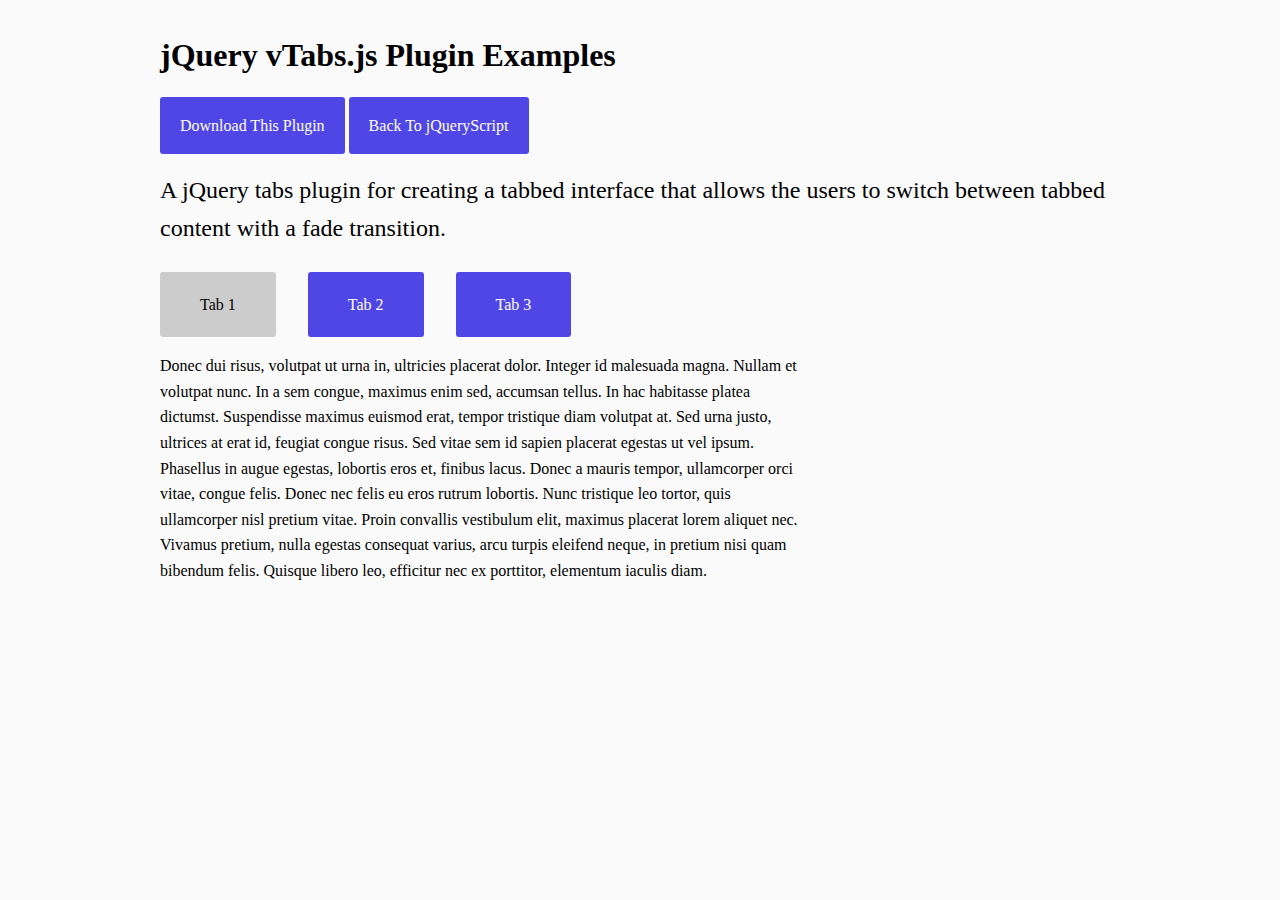
<file: tabs-fading-transition/tabs-fading-transition/index.html>
<!doctype html>
<html>
<head>
<meta charset="utf-8">
<meta http-equiv="X-UA-Compatible" content="IE=edge,chrome=1">
<meta name="viewport" content="width=device-width, initial-scale=1, shrink-to-fit=no">
<title>jQuery vTabs.js Plugin Examples</title>
<style>
  html,* { font-family: 'Inter'; box-sizing: border-box; }
body { background-color: #fafafa; line-height:1.6;}
.lead { font-size: 1.5rem; font-weight: 300; }
.container { margin: 30px auto; max-width: 960px; }
  .vtabs-toggles { display: flex; }
  .vtab-toggle { padding: 1.25rem 2.5rem; border: 0; border-radius: 3px; background-color: #4F46E5; color: #fff; cursor: pointer; margin-right: 2rem; }
  .vtab-toggle.active { background-color: #ccc; color: #000;  }
.your-element { max-width: 640px; }
</style>
</head>

<body>
  <div class="container">
    <h1>jQuery vTabs.js Plugin Examples</h1><style>
.download{ padding: 1.25rem; border:0; border-radius:3px; background-color:#4F46E5; color:#fff;cursor:pointer; text-decoration:none;}.download:hover{color: #fff}#carbonads{display:block;overflow:hidden;max-width:728px;position:relative;font-size:22px;box-sizing:content-box}#carbonads>span{display:block}#carbonads a{color:#4F46E5;text-decoration:none}#carbonads a:hover{color:#4F46E5}.carbon-wrap{display:flex;align-items:center}.carbon-img{display:block;margin:0;line-height:1}.carbon-img img{display:block;height:90px;width:auto}.carbon-text{display:block;padding:0 1em;line-height:1.35;text-align:left}.carbon-poweredby{display:block;position:absolute;bottom:0;right:0;padding:6px 10px;text-align:center;text-transform:uppercase;letter-spacing:.5px;font-weight:600;font-size:8px;border-top-left-radius:4px;line-height:1;color:#aaa!important}@media only screen and (min-width:320px) and (max-width:759px){.carbon-text{font-size:14px}}
</style>
<div><div id="carbon-block"></div><script async src="https://pagead2.googlesyndication.com/pagead/js/adsbygoogle.js?client=ca-pub-2783044520727903"
     crossorigin="anonymous"></script>
<!-- jQuery_Replace_Demo -->
<ins class="adsbygoogle"
     style="display:block"
     data-ad-client="ca-pub-2783044520727903"
     data-ad-slot="7325992188"
     data-ad-format="auto"
     data-full-width-responsive="true"></ins>
<script>
     (adsbygoogle = window.adsbygoogle || []).push({});
</script></div>
<p style="margin:2rem auto"><a class="download" href="https://www.jqueryscript.net/other/tabs-fading-transition.html">Download This Plugin</a> <a class="download" href="https://www.jqueryscript.net/">Back To jQueryScript</a></p>
    <p class="lead">A  jQuery tabs plugin for creating a tabbed interface that allows the users to switch between tabbed content with a fade transition.</p>
<div class="your-element">
  <div class="vtabs-toggles">
    <div class="vtab-toggle" data-target="#tc1">Tab 1</div>
    <div class="vtab-toggle" data-target="#tc2">Tab 2</div>
    <div class="vtab-toggle" data-target="#tc3">Tab 3</div>
  </div>
  <div class="vtabs-content">
    <div class="vtab-content" id="tc1"><p>Donec dui risus, volutpat ut urna in, ultricies placerat dolor. Integer id malesuada magna. Nullam et volutpat nunc. In a sem congue, maximus enim sed, accumsan tellus. In hac habitasse platea dictumst. Suspendisse maximus euismod erat, tempor tristique diam volutpat at. Sed urna justo, ultrices at erat id, feugiat congue risus. Sed vitae sem id sapien placerat egestas ut vel ipsum. Phasellus in augue egestas, lobortis eros et, finibus lacus. Donec a mauris tempor, ullamcorper orci vitae, congue felis. Donec nec felis eu eros rutrum lobortis. Nunc tristique leo tortor, quis ullamcorper nisl pretium vitae. Proin convallis vestibulum elit, maximus placerat lorem aliquet nec. Vivamus pretium, nulla egestas consequat varius, arcu turpis eleifend neque, in pretium nisi quam bibendum felis. Quisque libero leo, efficitur nec ex porttitor, elementum iaculis diam.</p></div>
    <div class="vtab-content" id="tc2"><p>Mauris varius eu nisl a molestie. Sed volutpat, lacus vitae suscipit malesuada, purus ex tempor orci, ut cursus enim libero in felis. Aenean eget malesuada sem, nec laoreet ante. Fusce ac urna enim. Pellentesque habitant morbi tristique senectus et netus et malesuada fames ac turpis egestas. Sed dapibus enim in ligula fermentum sollicitudin. Proin id erat vitae velit facilisis posuere non nec odio. Phasellus rutrum blandit gravida. Morbi viverra tellus ligula, at sodales leo consequat ac. Donec volutpat nulla ut nulla elementum ornare. Sed ornare justo et aliquet vehicula. Nullam ac turpis vel lectus vehicula facilisis. Pellentesque ac rhoncus est. In suscipit, libero quis placerat tincidunt, ligula mauris convallis odio, non ullamcorper justo quam ac mi.</p></div>
    <div class="vtab-content" id="tc3"><p>Lorem ipsum dolor sit amet, consectetur adipiscing elit. Proin id ante quis ligula varius bibendum. Cras blandit aliquam ipsum, non ornare nisl bibendum nec. Cras ac congue augue, at ullamcorper nisi. Orci varius natoque penatibus et magnis dis parturient montes, nascetur ridiculus mus. Ut mi mauris, vehicula eget porttitor nec, sagittis at dolor. Donec turpis lacus, commodo in tincidunt elementum, efficitur vel quam. Suspendisse molestie vulputate urna non viverra. Maecenas tempor nisi eu tellus iaculis sodales.</p></div>
  </div>
</div>
</div>
<script src="https://code.jquery.com/jquery-3.6.3.min.js"></script>
<script src="vtabs/vtabs.js"></script>
<script>
  $('.your-element').vTabs({
  'hover': false,
  'mobileOnly': false,
  'variableHeight': true,
  'mobileViewportWidth': 639,
})
</script><script async src="https://www.googletagmanager.com/gtag/js?id=G-1VDDWMRSTH"></script>
<script>
  window.dataLayer = window.dataLayer || [];
  function gtag(){dataLayer.push(arguments);}
  gtag('js', new Date());
  gtag('config', 'G-1VDDWMRSTH');
</script><script>
try {
  fetch(new Request("https://pagead2.googlesyndication.com/pagead/js/adsbygoogle.js", { method: 'HEAD', mode: 'no-cors' })).then(function(response) {
    return true;
  }).catch(function(e) {
    var carbonScript = document.createElement("script");
    carbonScript.src = "//cdn.carbonads.com/carbon.js?serve=CK7DKKQU&placement=wwwjqueryscriptnet";
    carbonScript.id = "_carbonads_js";
    document.getElementById("carbon-block").appendChild(carbonScript);
  });
} catch (error) {
  console.log(error);
}
</script>
</body>
</html>
</file>
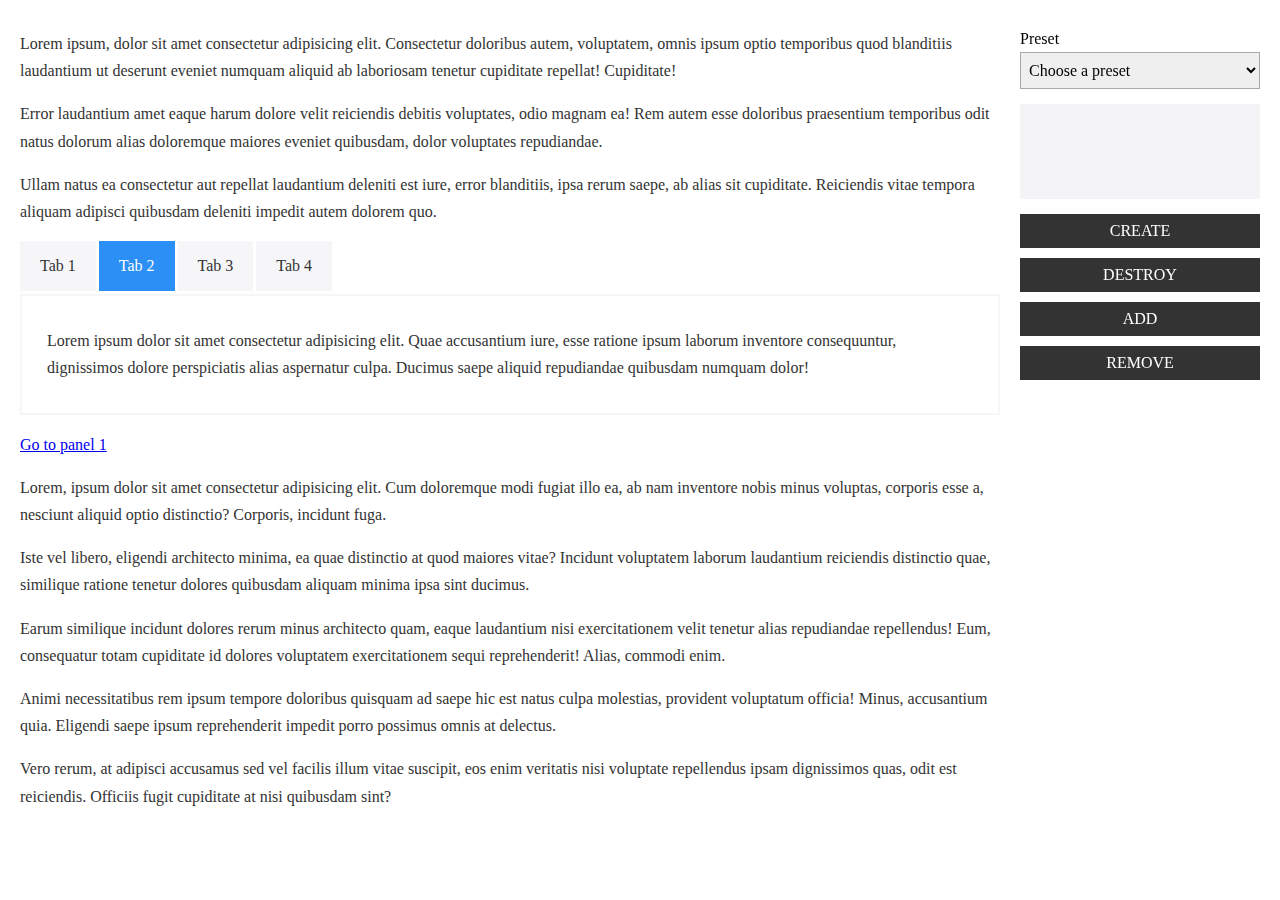
<file: skeletabs-master/skeletabs-master/test/index.html>
<!DOCTYPE html>
<html lang="zxx">
  <head>
    <meta charset="UTF-8" />
    <meta http-equiv="X-UA-Compatible" content="IE=edge" />
    <meta name="viewport" content="width=device-width, initial-scale=1.0" />
    <title>Test | Skeletabs</title>
    <link rel="stylesheet" href="../dist/skeletabs.css" />
    <link rel="stylesheet" href="./index.css" />
  </head>
  <body>
    <div class="drawer">
      <p>
        Lorem ipsum, dolor sit amet consectetur adipisicing elit. Consectetur doloribus autem, voluptatem, omnis ipsum
        optio temporibus quod blanditiis laudantium ut deserunt eveniet numquam aliquid ab laboriosam tenetur cupiditate
        repellat! Cupiditate!
      </p>
      <p>
        Error laudantium amet eaque harum dolore velit reiciendis debitis voluptates, odio magnam ea! Rem autem esse
        doloribus praesentium temporibus odit natus dolorum alias doloremque maiores eveniet quibusdam, dolor voluptates
        repudiandae.
      </p>
      <p>
        Ullam natus ea consectetur aut repellat laudantium deleniti est iure, error blanditiis, ipsa rerum saepe, ab
        alias sit cupiditate. Reiciendis vitae tempora aliquam adipisci quibusdam deleniti impedit autem dolorem quo.
      </p>
      <!-- Test -->
      <div id="outer" class="skltbs-theme-light" data-skeletabs='{ "startIndex": 1 }'>
        <ul class="skltbs-tab-group">
          <li class="skltbs-tab-item">
            <button class="skltbs-tab">Tab 1</button>
          </li>
          <li class="skltbs-tab-item">
            <button class="skltbs-tab">Tab 2</button>
          </li>
          <li class="skltbs-tab-item">
            <button class="skltbs-tab">Tab 3</button>
          </li>
          <li class="skltbs-tab-item">
            <button class="skltbs-tab">Tab 4</button>
          </li>
        </ul>
        <div class="skltbs-panel-group">
          <div class="skltbs-panel">
            <div id="middle" data-skeletabs>
              <ul class="skltbs-tab-group">
                <li class="skltbs-tab-item">
                  <button class="skltbs-tab">Tab 1-1</button>
                </li>
                <li class="skltbs-tab-item">
                  <button class="skltbs-tab">Tab 1-2</button>
                </li>
                <li class="skltbs-tab-item">
                  <button class="skltbs-tab">Tab 1-3</button>
                </li>
              </ul>
              <div class="skltbs-panel-group">
                <div class="skltbs-panel">
                  <div id="inner" data-skeletabs='{ "panelHeight": "adaptive" }'>
                    <ul class="skltbs-tab-group">
                      <li class="skltbs-tab-item">
                        <button class="skltbs-tab">Tab 1-1-1</button>
                      </li>
                      <li class="skltbs-tab-item">
                        <button class="skltbs-tab">Tab 1-1-2</button>
                      </li>
                      <li class="skltbs-tab-item">
                        <button class="skltbs-tab">Tab 1-1-3</button>
                      </li>
                    </ul>
                    <div class="skltbs-panel-group">
                      <div class="skltbs-panel">
                        <p>
                          Lorem ipsum dolor sit amet consectetur adipisicing elit. Dolore magni sapiente deleniti, vel
                          veniam molestias dolor minima esse voluptatibus totam molestiae cum fugit blanditiis beatae,
                          itaque maiores iusto, consectetur asperiores!
                        </p>
                        <p>
                          Ad assumenda totam provident quae facilis molestiae porro dolore, ab quod, commodi accusamus
                          dignissimos repudiandae? Dolore tenetur, veniam illo recusandae deserunt itaque quas maiores
                          saepe ipsa iste nesciunt, magni doloribus!
                        </p>
                      </div>
                      <div class="skltbs-panel">
                        <p>
                          Lorem ipsum dolor sit amet consectetur adipisicing elit. Quae accusantium iure, esse ratione
                          ipsum laborum inventore consequuntur, dignissimos dolore perspiciatis alias aspernatur culpa.
                          Ducimus saepe aliquid repudiandae quibusdam numquam dolor!
                        </p>
                      </div>
                      <div class="skltbs-panel">
                        <p>
                          Lorem ipsum dolor, sit amet consectetur adipisicing elit. Rerum voluptate quo ea commodi totam
                          aut aliquam quasi, corrupti nulla, eligendi ullam quas deserunt, sequi praesentium tempore
                          quidem dolor. Sequi, voluptatum.
                        </p>
                        <p>
                          Quo dolor laudantium recusandae quod ullam iure tempora sint voluptates, molestiae nobis
                          quisquam, eligendi dolore enim harum magnam. Unde assumenda sunt fuga aliquid laboriosam,
                          delectus et deserunt inventore fugit ea.
                        </p>
                        <p>
                          Optio tempore sunt nostrum repellat temporibus architecto inventore amet labore et quo.
                          Molestias et similique, illum autem repudiandae maiores tempora at possimus inventore amet
                          deleniti nisi sunt? Adipisci, dolorum rem!
                        </p>
                      </div>
                    </div>
                  </div>
                </div>
                <div class="skltbs-panel">
                  <p>
                    Lorem ipsum dolor sit amet consectetur adipisicing elit. Quae accusantium iure, esse ratione ipsum
                    laborum inventore consequuntur, dignissimos dolore perspiciatis alias aspernatur culpa. Ducimus
                    saepe aliquid repudiandae quibusdam numquam dolor!
                  </p>
                </div>
                <div class="skltbs-panel">
                  <p>
                    Lorem ipsum dolor sit amet consectetur adipisicing elit. Dolore magni sapiente deleniti, vel veniam
                    molestias dolor minima esse voluptatibus totam molestiae cum fugit blanditiis beatae, itaque maiores
                    iusto, consectetur asperiores!
                  </p>
                  <p>
                    Ad assumenda totam provident quae facilis molestiae porro dolore, ab quod, commodi accusamus
                    dignissimos repudiandae? Dolore tenetur, veniam illo recusandae deserunt itaque quas maiores saepe
                    ipsa iste nesciunt, magni doloribus!
                  </p>
                </div>
              </div>
            </div>
          </div>
          <div class="skltbs-panel">
            <p>
              Lorem ipsum dolor sit amet consectetur adipisicing elit. Quae accusantium iure, esse ratione ipsum laborum
              inventore consequuntur, dignissimos dolore perspiciatis alias aspernatur culpa. Ducimus saepe aliquid
              repudiandae quibusdam numquam dolor!
            </p>
          </div>
          <div class="skltbs-panel">
            <p>
              Lorem ipsum dolor sit amet consectetur adipisicing elit. Dolore magni sapiente deleniti, vel veniam
              molestias dolor minima esse voluptatibus totam molestiae cum fugit blanditiis beatae, itaque maiores
              iusto, consectetur asperiores!
            </p>
            <p>
              Ad assumenda totam provident quae facilis molestiae porro dolore, ab quod, commodi accusamus dignissimos
              repudiandae? Dolore tenetur, veniam illo recusandae deserunt itaque quas maiores saepe ipsa iste nesciunt,
              magni doloribus!
            </p>
          </div>
          <div class="skltbs-panel">
            <p>
              Lorem ipsum dolor, sit amet consectetur adipisicing elit. Rerum voluptate quo ea commodi totam aut aliquam
              quasi, corrupti nulla, eligendi ullam quas deserunt, sequi praesentium tempore quidem dolor. Sequi,
              voluptatum.
            </p>
            <p>
              Quo dolor laudantium recusandae quod ullam iure tempora sint voluptates, molestiae nobis quisquam,
              eligendi dolore enim harum magnam. Unde assumenda sunt fuga aliquid laboriosam, delectus et deserunt
              inventore fugit ea.
            </p>
            <p>
              Optio tempore sunt nostrum repellat temporibus architecto inventore amet labore et quo. Molestias et
              similique, illum autem repudiandae maiores tempora at possimus inventore amet deleniti nisi sunt?
              Adipisci, dolorum rem!
            </p>
          </div>
        </div>
      </div>
      <!-- /Test -->
      <p><a href="#skeletabsPanel1">Go to panel 1</a></p>
      <p>
        Lorem, ipsum dolor sit amet consectetur adipisicing elit. Cum doloremque modi fugiat illo ea, ab nam inventore
        nobis minus voluptas, corporis esse a, nesciunt aliquid optio distinctio? Corporis, incidunt fuga.
      </p>
      <p>
        Iste vel libero, eligendi architecto minima, ea quae distinctio at quod maiores vitae? Incidunt voluptatem
        laborum laudantium reiciendis distinctio quae, similique ratione tenetur dolores quibusdam aliquam minima ipsa
        sint ducimus.
      </p>
      <p>
        Earum similique incidunt dolores rerum minus architecto quam, eaque laudantium nisi exercitationem velit tenetur
        alias repudiandae repellendus! Eum, consequatur totam cupiditate id dolores voluptatem exercitationem sequi
        reprehenderit! Alias, commodi enim.
      </p>
      <p>
        Animi necessitatibus rem ipsum tempore doloribus quisquam ad saepe hic est natus culpa molestias, provident
        voluptatum officia! Minus, accusantium quia. Eligendi saepe ipsum reprehenderit impedit porro possimus omnis at
        delectus.
      </p>
      <p>
        Vero rerum, at adipisci accusamus sed vel facilis illum vitae suscipit, eos enim veritatis nisi voluptate
        repellendus ipsam dignissimos quas, odit est reiciendis. Officiis fugit cupiditate at nisi quibusdam sint?
      </p>
    </div>
    <div class="control">
      <div class="control-row">
        <label for="preset" class="control-label">Preset</label>
        <select id="preset" class="control-select">
          <option value="" disabled selected>Choose a preset</option>
        </select>
      </div>
      <div class="control-row">
        <pre id="dump" class="control-dump"></pre>
      </div>
      <div class="control-row">
        <button id="create" class="control-button">Create</button>
      </div>
      <div class="control-row">
        <button id="destroy" class="control-button">Destroy</button>
      </div>
      <div class="control-row">
        <button id="add" class="control-button">Add</button>
      </div>
      <div class="control-row">
        <button id="remove" class="control-button">Remove</button>
      </div>
    </div>
    <!-- <script
      src="https://code.jquery.com/jquery-3.5.1.min.js"
      integrity="sha256-9/aliU8dGd2tb6OSsuzixeV4y/faTqgFtohetphbbj0="
      crossorigin="anonymous"
    ></script> -->
    <script src="./lib/jquery.wordpress.js"></script>
    <!-- provided by webpack -->
    <script src="../dist/skeletabs.js"></script>
    <!-- test script -->
    <script src="./index.js"></script>
  </body>
</html>
</file>
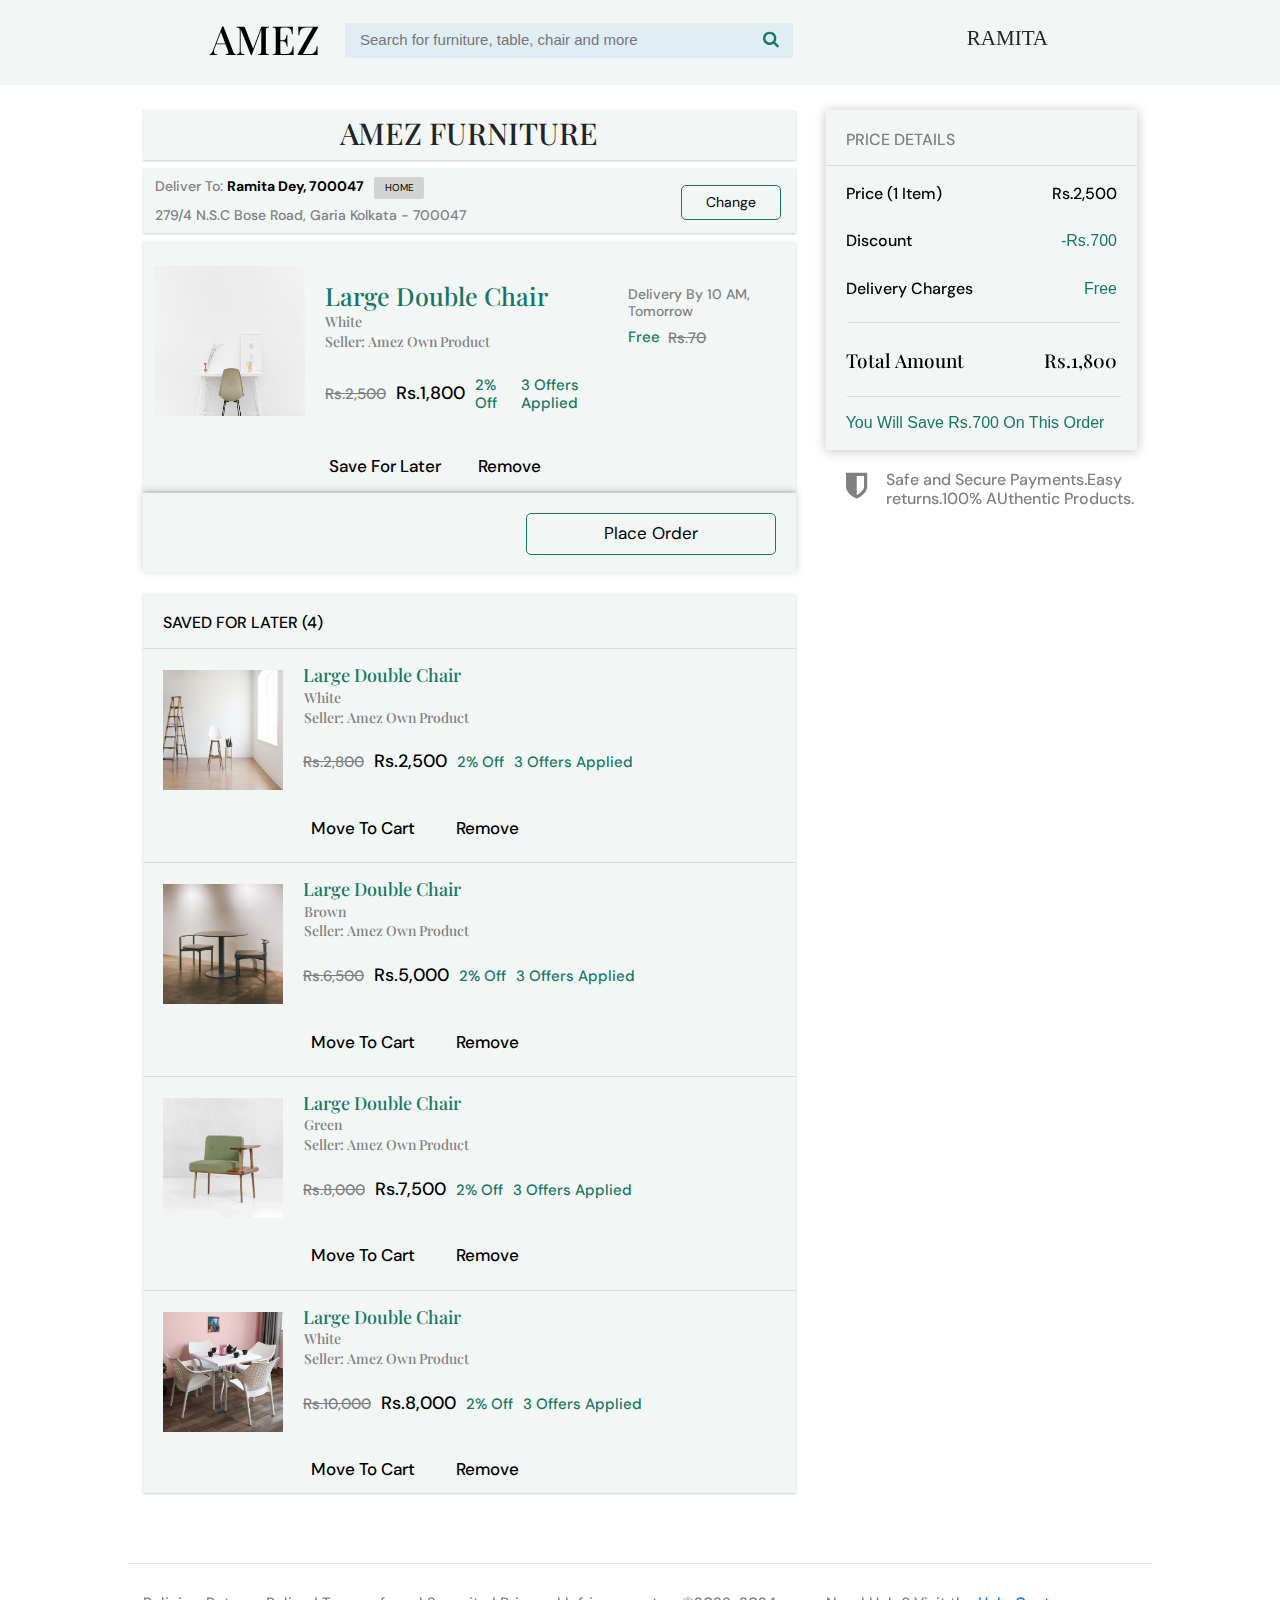
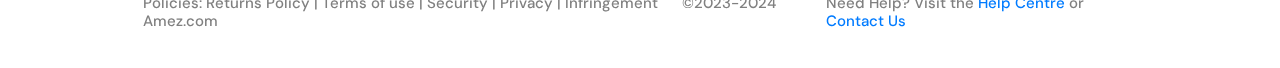
<file: addtocart.html>
<!DOCTYPE html>
<html>
<head>
	<meta charset="utf-8">
	<meta name="viewport" content="width=device-width, initial-scale=1">
	<title>Add To Cart</title>

	<link rel="stylesheet" href="css/furniture.css">

	<link rel="stylesheet" href="https://cdn.jsdelivr.net/npm/bootstrap@4.3.1/dist/css/bootstrap.min.css">

	<link rel="stylesheet" href="css/owl.carousel.min.css">
	<link rel="stylesheet" href="css/owl.theme.green.min.css">

	<link rel="stylesheet" href="https://cdnjs.cloudflare.com/ajax/libs/font-awesome/4.7.0/css/font-awesome.min.css">

	<link rel="stylesheet" href="css/grt-responsive-menu1.css">
	<link rel="stylesheet" href="css/image.css">

<style>

	#scrollUp {
  bottom: 20px;
  right: 20px;
  background-image: url(image/top.png);
  width: 38px;
  height: 38px;
}

</style>

</head>
<body>


<!-- 	hearder Starts............... -->

<section class="header">

	<header>
			<div class="menu-container">
			  	<div class="grt-menu-row">
			  		<div class="grt-menu-logo">
			  			<a href="#" class="grt-logo"><h5>AMEZ</h5></a>

			  			<div class="topnav">
						  <div class="search-container">
						    <form action="/action_page.php">
						      <input type="text" placeholder="Search for furniture, table, chair and more" name="search">
						      <button type="submit"><i class="fa fa-search"></i></button>
						    </form>
						  </div>
						</div>
			  		</div>

			  		<div class="grt-menu-right">
			  			<nav>
					  		<button class="grt-mobile-button"><span class="line1"></span><span class="line2"></span><span class="line3"></span></button>

					  		<ul class="grt-menu">
					  			<li class="grt-dropdown"><a>Ramita</a>
					  			   	<ul class="grt-dropdown-list">
						  			   	<li><a href="myprofile.html">My Profile</a></li>
						  			   	<li><a href="">Order</a></li>
						  			  	<li><a href="">Wishlist</a></li>
						  			  	<li><a href="">Coupons</a></li>
						  			  	<li><a href="">Gift Cards</a></li>
						  			  	<li><a href="">Notification</a></li>
						  			  	<li><a href="">Logout</a></li>
					  			 	</ul>
					  			</li>
							</ul>
			  			</nav>
			  		</div>
			  	</div>
			</div>
	</header>

<!-- 	Banner Starts............... -->

	<section class="product">
		<div class="container">
			<div class="row">
				<div class="col-md-8">
					<div class="logo-name">
						<h2 class="pd">AMEZ FURNITURE</h2>
					</div>

					<div class="delivery">
						<h6>Deliver To: <span>Ramita Dey, 700047</span><button class="home">HOME</button></h6>
						<h6>279/4 N.S.C Bose Road, Garia Kolkata - 700047</h6>
						<button class="change">Change</button>
					</div>

					<div class="product-details">
						<img src="image/1.jpg">

						<div class="product-content">
							<h5>Large Double Chair</h5>
							<h3>White</h3>
							<h3>Seller: Amez Own Product</h3>

							<div class="price">
								<h6>Rs.2,500</h6>
								<h5>Rs.1,800</h5>
								<h4>2% Off</h4>
								<h4>3 Offers Applied</h4>
							</div>

							<button class="save"><a href="cartempty.html">Save For Later</a></button>

<!-- Modal pop up Start -->

							<button class="remove" data-toggle="modal" data-target="#myModal">Remove</button>	

							<div class="modal fade" id="myModal" role="dialog">
						    <div class="modal-dialog modal-dialog-centered">
						    
						      <!-- Modal content-->
						      <div class="modal-content">
						        <div class="modal-header">
						          <!-- <button type="button" class="close" data-dismiss="modal">&times;</button> -->
						          <h4 class="modal-title">Remove Item</h4>
						        </div>
						    
						          <p>Are you sure you want to remove this item?</p>
						        
						        <div class="modal-footer">
						          <button class="cancel" data-dismiss="modal">Cancel</button>
											<button class="remove"><a href="cartempty.html">Remove</a></button>	
						        </div>
						      </div>
						      
						    </div>
  						</div>

<!-- Modal pop up End -->

						</div>

						<div class="deliver-by">
								<h3>Delivery By 10 AM, Tomorrow</h3>
								<h4>Free</h4>
								<h6>Rs.70</h6>
						</div>
					</div>

					<div class="place-order">
						<button class="place"><a href="placeorder.html">Place Order</a></button>
					</div>

					<div class="for">
						<h3>SAVED FOR LATER (4)</h3>
						<hr>

						<div class="save-details">
							<img src="image/2.jpg">

							<div class="save-content">
								<h5>Large Double Chair</h5>
								<h3>White</h3>
								<h3>Seller: Amez Own Product</h3>

								<div class="save-price">
									<h6>Rs.2,800</h6>
									<h5>Rs.2,500</h5>
									<h4>2% Off</h4>
									<h4>3 Offers Applied</h4>
								</div>

								<button class="save">Move To Cart</button>
								<button class="remove">Remove</button>	
							</div>
						</div>
						<hr>

						<div class="save-details">
							<img src="image/3.jpg">

							<div class="save-content">
								<h5>Large Double Chair</h5>
								<h3>Brown</h3>
								<h3>Seller: Amez Own Product</h3>

								<div class="save-price">
									<h6>Rs.6,500</h6>
									<h5>Rs.5,000</h5>
									<h4>2% Off</h4>
									<h4>3 Offers Applied</h4>
								</div>

								<button class="save">Move To Cart</button>
								<button class="remove">Remove</button>	
							</div>
						</div>
						<hr>

						<div class="save-details">
							<img src="image/30.jpg">

							<div class="save-content">
								<h5>Large Double Chair</h5>
								<h3>Green</h3>
								<h3>Seller: Amez Own Product</h3>

								<div class="save-price">
									<h6>Rs.8,000</h6>
									<h5>Rs.7,500</h5>
									<h4>2% Off</h4>
									<h4>3 Offers Applied</h4>
								</div>

								<button class="save">Move To Cart</button>
								<button class="remove">Remove</button>	
							</div>
						</div>
						<hr>

						<div class="save-details">
							<img src="image/39.jpg">

							<div class="save-content">
								<h5>Large Double Chair</h5>
								<h3>White</h3>
								<h3>Seller: Amez Own Product</h3>

								<div class="save-price">
									<h6>Rs.10,000</h6>
									<h5>Rs.8,000</h5>
									<h4>2% Off</h4>
									<h4>3 Offers Applied</h4>
								</div>

								<button class="save">Move To Cart</button>
								<button class="remove">Remove</button>	
							</div>
						</div>
					</div>
				</div>

				<div class="col-md-4">
					<div class="price-details">
						<h3>PRICE DETAILS</h3>

						<hr class="pr">

						<div class="item">
							<h3>Price (1 Item)</h3>
							<h3>Rs.2,500</h3>
						</div>

						<div class="discount">
							<h3>Discount</h3>
							<h4>-Rs.700</h4>
						</div>

						<div class="charges">
							<h3>Delivery Charges</h3>
							<h4>Free</h4>
						</div>

						<hr class="ch">

						<div class="amount">
							<h3>Total Amount</h3>
							<h3>Rs.1,800</h3>
						</div>

						<hr class="am">

						<h4>You Will Save Rs.700 On This Order</h4>

						<i class="fa fa-shield sh"></i>

					<h5 class="safe">Safe and Secure Payments.Easy returns.100% AUthentic Products.</h5>
					

					</div>
						

				</div>



			</div>
		</div>
	</section>

	<hr class="ad">

	<div class="policy">
		<div class="container">
			<div class="row">
				<div class="col-md-8">
				<h6 class="return">Policies: Returns Policy | Terms of use | Security | Privacy | Infringement <span>©2023-2024 Amez.com</span></h6>
				</div>

				<div class="col-md-4">
					<h6 class="need">Need Help? Visit the <a href="">Help Centre</a> or <a href="">Contact Us</a></h6>
				</div>
			</div>
		</div>
	</div>



</section>

<script src="https://code.jquery.com/jquery-3.6.4.min.js"></script>
<script src="https://cdn.jsdelivr.net/npm/bootstrap@4.3.1/dist/js/bootstrap.min.js"></script>
<script src="js/grt-responsive-menu.js"></script>
<script src="js/jquery.scrollUp.min.js"></script>

<script>

	$(function () {
  $.scrollUp({

    topDistance: '100', 
    topSpeed: 300,
    animation: 'fade',
    animationInSpeed: 200,
    animationOutSpeed: 200,
    scrollText: '',
    activeOverlay: false,
  });
});
</script>


</body>
</html>
</file>
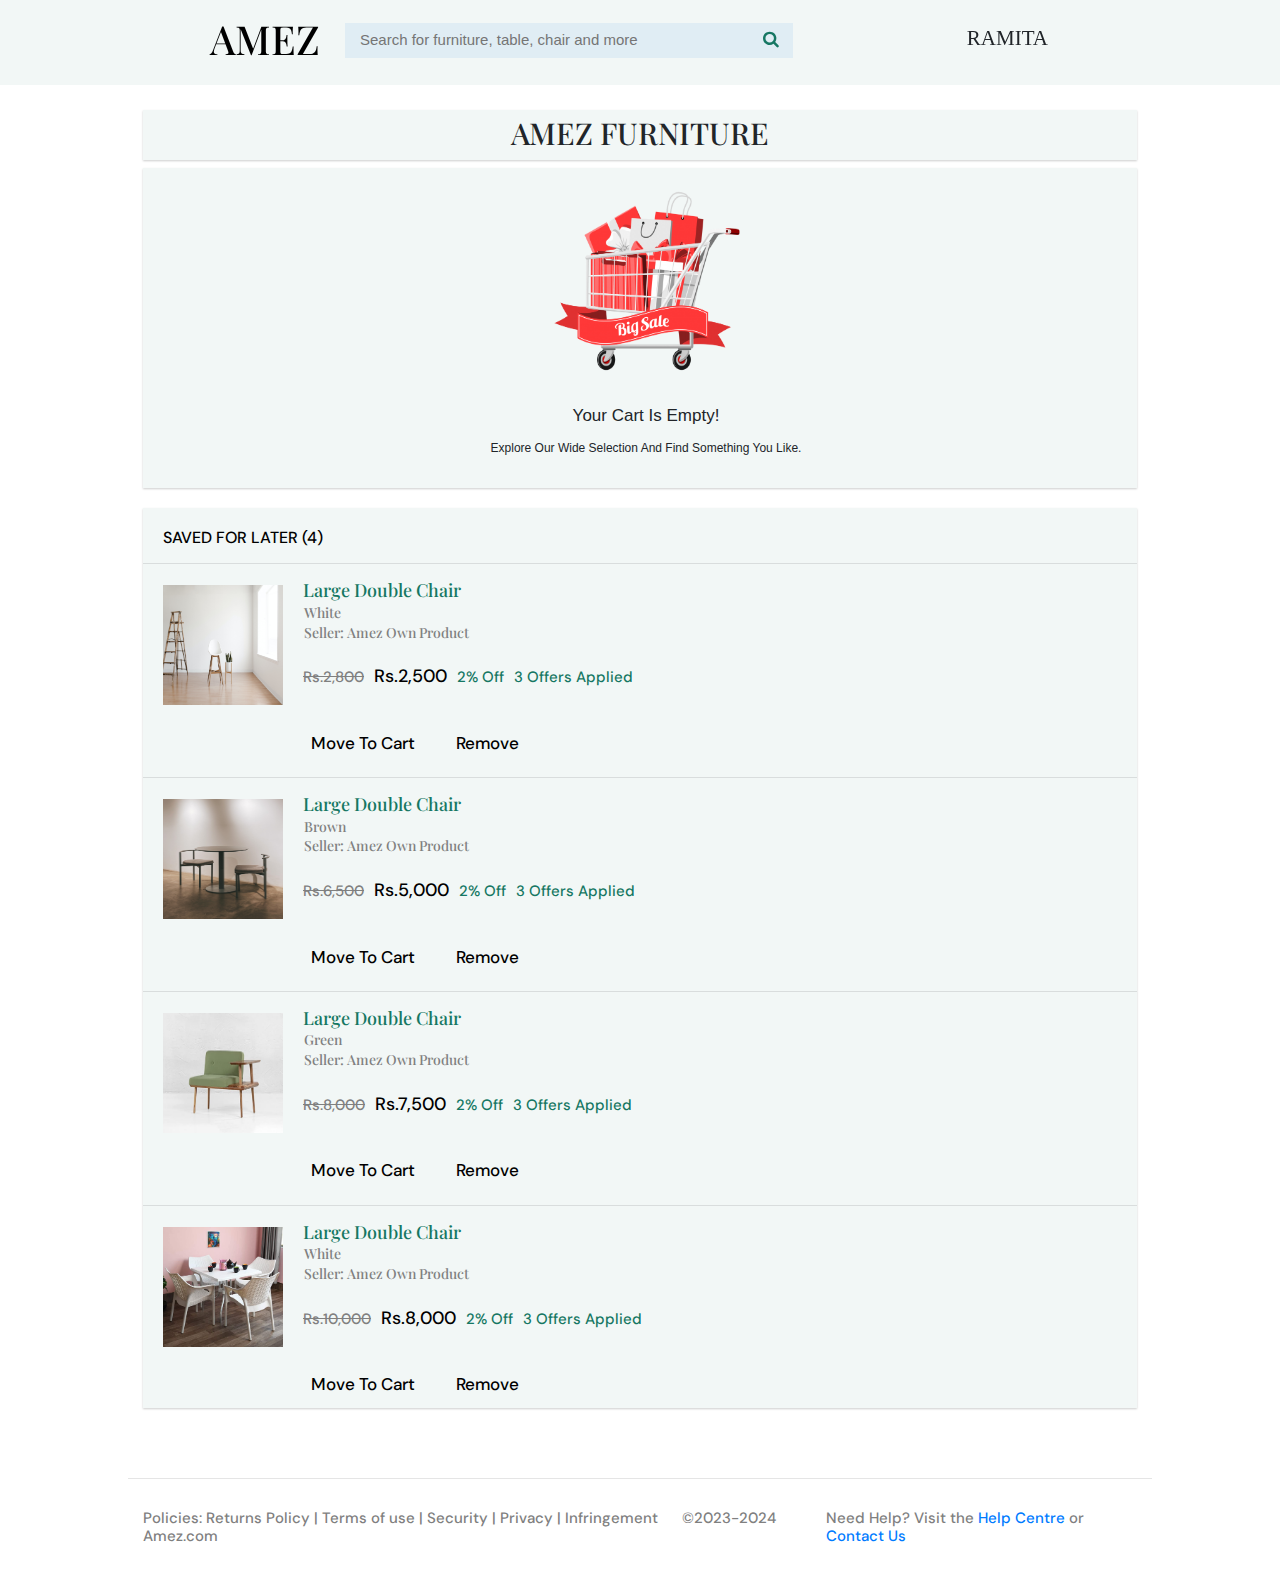
<file: cartempty.html>
<!DOCTYPE html>
<html>
<head>
	<meta charset="utf-8">
	<meta name="viewport" content="width=device-width, initial-scale=1">
	<title>Cart Empty</title>

	<link rel="stylesheet" href="css/furniture.css">

	<link rel="stylesheet" href="https://cdn.jsdelivr.net/npm/bootstrap@4.3.1/dist/css/bootstrap.min.css">

	<link rel="stylesheet" href="css/owl.carousel.min.css">
	<link rel="stylesheet" href="css/owl.theme.green.min.css">

	<link rel="stylesheet" href="https://cdnjs.cloudflare.com/ajax/libs/font-awesome/4.7.0/css/font-awesome.min.css">

	<link rel="stylesheet" href="css/grt-responsive-menu1.css">
	<link rel="stylesheet" href="css/image.css">

<style>

	#scrollUp {
  bottom: 20px;
  right: 20px;
  background-image: url(image/top.png);
  width: 38px;
  height: 38px;
}

</style>

</head>
<body>


<!-- 	hearder Starts............... -->

<section class="header">

	<header>
			<div class="menu-container">
			  	<div class="grt-menu-row">
			  		<div class="grt-menu-logo">
			  			<a href="#" class="grt-logo"><h5>AMEZ</h5></a>

			  			<div class="topnav">
						  <div class="search-container">
						    <form action="/action_page.php">
						      <input type="text" placeholder="Search for furniture, table, chair and more" name="search">
						      <button type="submit"><i class="fa fa-search"></i></button>
						    </form>
						  </div>
						</div>
			  		</div>

			  		<div class="grt-menu-right">
			  			<nav>
					  		<button class="grt-mobile-button"><span class="line1"></span><span class="line2"></span><span class="line3"></span></button>

					  		<ul class="grt-menu">
					  			<li class="grt-dropdown"><a>Ramita</a>
					  			   	<ul class="grt-dropdown-list">
						  			   	<li><a href="">My Profile</a></li>
						  			   	<li><a href="">Order</a></li>
						  			  	<li><a href="">Wishlist</a></li>
						  			  	<li><a href="">Coupons</a></li>
						  			  	<li><a href="">Gift Cards</a></li>
						  			  	<li><a href="">Notification</a></li>
						  			  	<li><a href="">Logout</a></li>
					  			 	</ul>
					  			</li>
							</ul>
			  			</nav>
			  		</div>
			  	</div>
			</div>
	</header>

<!-- 	Banner Starts............... -->

	<section class="product">
		<div class="container">
			<div class="row">
				<div class="col-12">
					<div class="logo-name">
						<h2 class="pd">AMEZ FURNITURE</h2>
					</div>

					<div class="cart-empty">
						<img src="image/cart.png">

						<div class="empty">
						<h2>Your Cart Is Empty!</h2>
						<h5>Explore Our Wide Selection And Find Something You Like.</h5>
						</div>
					</div>

					<div class="for">
						<h3>SAVED FOR LATER (4)</h3>
						<hr>

						<div class="save-details">
							<img src="image/2.jpg">

							<div class="save-content">
								<h5>Large Double Chair</h5>
								<h3>White</h3>
								<h3>Seller: Amez Own Product</h3>

								<div class="save-price">
									<h6>Rs.2,800</h6>
									<h5>Rs.2,500</h5>
									<h4>2% Off</h4>
									<h4>3 Offers Applied</h4>
								</div>

								<button class="save">Move To Cart</button>
								<button class="remove">Remove</button>	
							</div>
						</div>
						<hr>

						<div class="save-details">
							<img src="image/3.jpg">

							<div class="save-content">
								<h5>Large Double Chair</h5>
								<h3>Brown</h3>
								<h3>Seller: Amez Own Product</h3>

								<div class="save-price">
									<h6>Rs.6,500</h6>
									<h5>Rs.5,000</h5>
									<h4>2% Off</h4>
									<h4>3 Offers Applied</h4>
								</div>

								<button class="save">Move To Cart</button>
								<button class="remove">Remove</button>	
							</div>
						</div>
						<hr>

						<div class="save-details">
							<img src="image/30.jpg">

							<div class="save-content">
								<h5>Large Double Chair</h5>
								<h3>Green</h3>
								<h3>Seller: Amez Own Product</h3>

								<div class="save-price">
									<h6>Rs.8,000</h6>
									<h5>Rs.7,500</h5>
									<h4>2% Off</h4>
									<h4>3 Offers Applied</h4>
								</div>

								<button class="save">Move To Cart</button>
								<button class="remove">Remove</button>	
							</div>
						</div>
						<hr>

						<div class="save-details">
							<img src="image/39.jpg">

							<div class="save-content">
								<h5>Large Double Chair</h5>
								<h3>White</h3>
								<h3>Seller: Amez Own Product</h3>

								<div class="save-price">
									<h6>Rs.10,000</h6>
									<h5>Rs.8,000</h5>
									<h4>2% Off</h4>
									<h4>3 Offers Applied</h4>
								</div>

								<button class="save">Move To Cart</button>
								<button class="remove">Remove</button>	
							</div>
						</div>
					</div>
				</div>
			</div>
		</div>
	</section>

	<hr class="ad">

	<div class="policy">
		<div class="container">
			<div class="row">
				<div class="col-md-8">
				<h6 class="return">Policies: Returns Policy | Terms of use | Security | Privacy | Infringement <span>©2023-2024 Amez.com</span></h6>
				</div>

				<div class="col-md-4">
					<h6 class="need">Need Help? Visit the <a href="">Help Centre</a> or <a href="">Contact Us</a></h6>
				</div>
			</div>
		</div>
	</div>



</section>

<script src="https://code.jquery.com/jquery-3.6.4.min.js"></script>
<script src="https://cdn.jsdelivr.net/npm/bootstrap@4.3.1/dist/js/bootstrap.min.js"></script>
<script src="js/grt-responsive-menu.js"></script>
<script src="js/jquery.scrollUp.min.js"></script>

<script>

	$(function () {
  $.scrollUp({

    topDistance: '100', 
    topSpeed: 300,
    animation: 'fade',
    animationInSpeed: 200,
    animationOutSpeed: 200,
    scrollText: '',
    activeOverlay: false,
  });
});
</script>


</body>
</html>
</file>
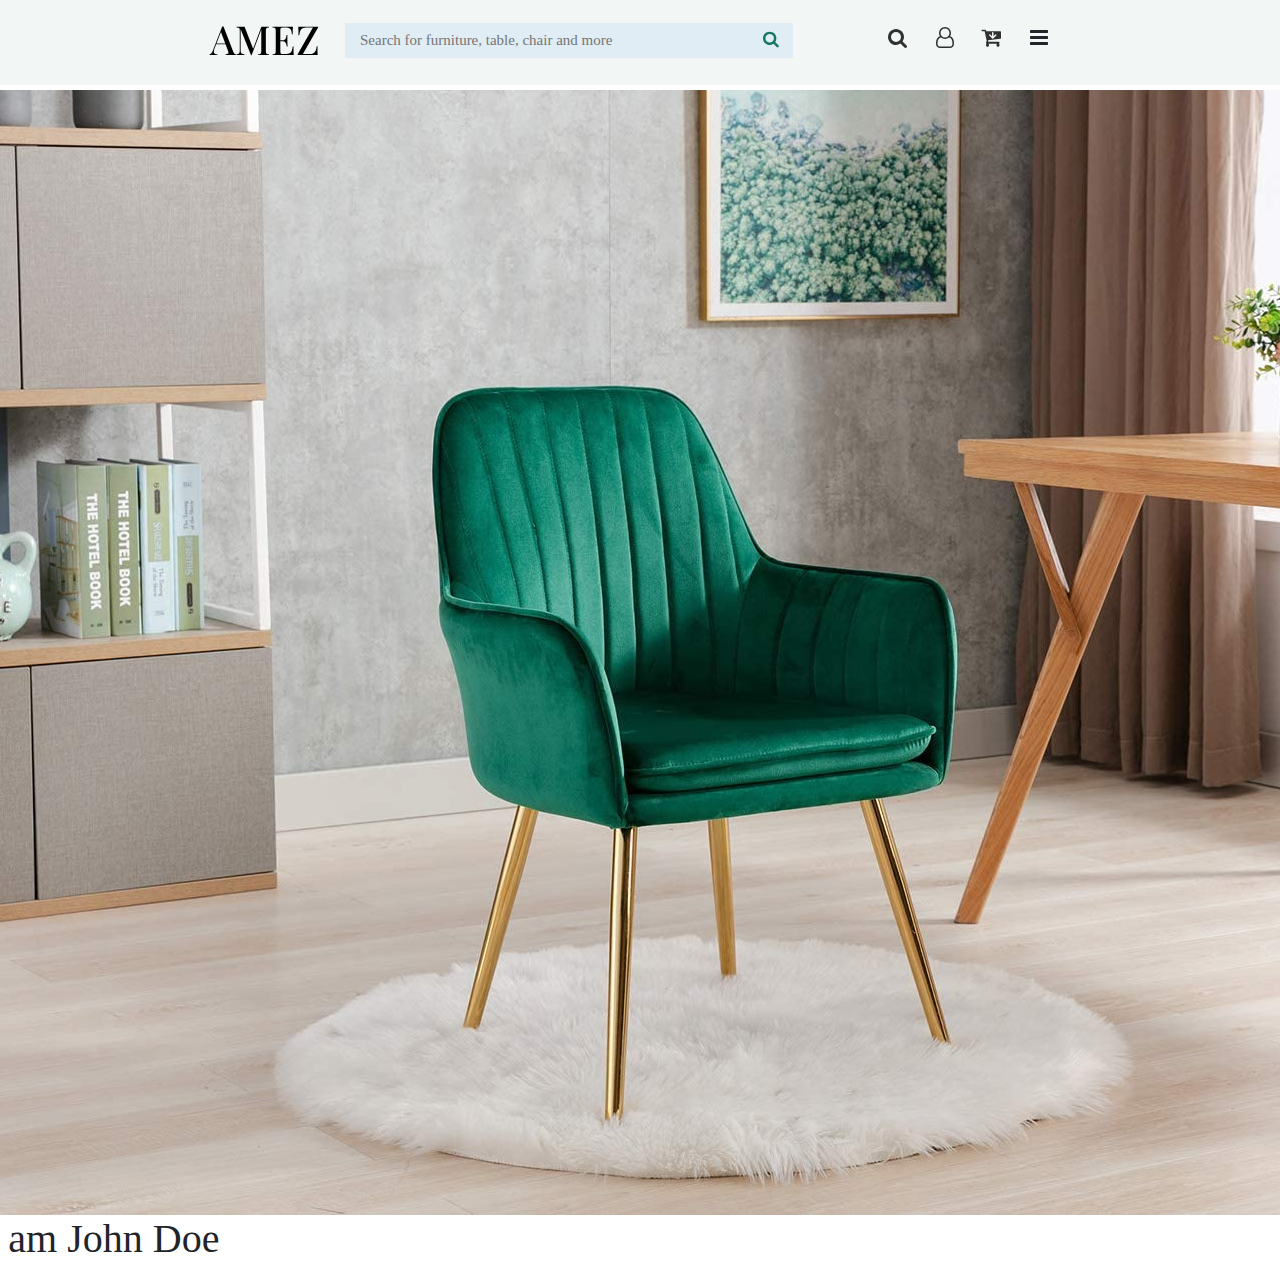
<file: contact.html>
<!DOCTYPE html>
<html>
<head>
	<meta charset="utf-8">
	<meta name="viewport" content="width=device-width, initial-scale=1">
	<title>Contact Us</title>

	<link rel="stylesheet" href="css/furniture.css">

	<link rel="stylesheet" href="https://cdn.jsdelivr.net/npm/bootstrap@4.3.1/dist/css/bootstrap.min.css">

	<link rel="stylesheet" href="css/owl.carousel.min.css">
	<link rel="stylesheet" href="css/owl.theme.green.min.css">

	<link rel="stylesheet" href="https://cdnjs.cloudflare.com/ajax/libs/font-awesome/4.7.0/css/font-awesome.min.css">

	<link rel="stylesheet" href="css/grt-responsive-menu1.css">
	<link rel="stylesheet" href="css/image.css">

	<link rel="stylesheet" href="css/style.css">


	<style>

	#scrollUp {
  bottom: 20px;
  right: 20px;
  background-image: url(image/top.png);
  width: 38px;
  height: 38px;
	}
</style>	


</head>
<body>



<section class="header">

	<!-- 	Header Starts............... -->

		<header>
			<div class="menu-container">
			  	<div class="grt-menu-row">
			  		<div class="grt-menu-logo">
			  			<a href="#" class="grt-logo"><h5>AMEZ</h5></a>

			  			<div class="topnav">
						  <div class="search-container">
						    <form action="/action_page.php">
						      <input type="text" placeholder="Search for furniture, table, chair and more" name="search">
						      <button type="submit"><i class="fa fa-search"></i></button>
						    </form>
						  </div>
						</div>
			  		</div>

			  		<div class="grt-menu-right">
			  			<nav>
					  		<button class="grt-mobile-button"><span class="line1"></span><span class="line2"></span><span class="line3"></span></button>

					  		<ul class="grt-menu">
					  			<li class="active"><a href=""><i class="fa fa-search"></i></a>
					  			</li>

					  			<li class="active"><a href=""><i class="fa fa-user-o"></i></a>
					  			</li>

					  			<li class="active"><a href=""><i class="fa fa-cart-arrow-down"></i></a>
					  			</li>

					  			<li class="grt-dropdown"><a><i class="fa fa-bars bar"></i></a>
					  			   	<ul class="grt-dropdown-list">
						  			   	<li><a href="furniture.html">HOME</a></li>
						  			   	<li><a href="">ABOUT US</a></li>
						  			  	<li><a href="product-catalogue.html">FEATURES</a></li>
						  			  	<li><a href="">COLLECTIONS</a></li>
						  			  	<li><a href="">SELLING</a></li>
						  			  	<li><a href="contact.html">CONTACT US</a></li>
					  			 	</ul>
					  			</li>
							</ul>
			  			</nav>

			  			<!-- <button class="sign">Sign In</button> -->

			  		</div>
			  	</div>
			</div>
		</header>

</section>

		<!-- 	Banner Starts............... -->

		<section class="banner">
			<div class="cbanner-details">
				<img src="image/fbanner.jpg" alt="">
				<h1>I am John Doe</h1>
			</div>
			
		</section>
	

















<script src="https://code.jquery.com/jquery-3.6.4.min.js"></script>
<script src="https://cdn.jsdelivr.net/npm/bootstrap@4.3.1/dist/js/bootstrap.min.js"></script>
<script src="js/grt-responsive-menu.js"></script>
<script src="js/jquery.scrollUp.min.js"></script>
<script src="js/script.js"></script>


<script>

	$(function () {
  $.scrollUp({

    topDistance: '100', 
    topSpeed: 300,
    animation: 'fade',
    animationInSpeed: 200,
    animationOutSpeed: 200,
    scrollText: '',
    activeOverlay: false,
  });
});
</script>


<script src="js/owl.carousel.min.js"></script>

<!-- Include the Navbar JavaScript -->
<script type="text/javascript">

$(document).ready(function(){

	$(".dropdown").click(function(){

		$(".dropdown-menu").show();

	});

});

</script>

<!-- Include the image carousel JavaScript -->
<script type="text/javascript">

$(document).ready(function(){


$('.owl-carousel').owlCarousel({
    loop:true,
    margin:10,
    nav:true,
    responsive:{
        0:{
            items:1
        },
        600:{
            items:3
        },
        1000:{
            items:5
        }
    },

    autoplay:true,
    autoPlayTimeout:100,

});

});

</script>

<script>
  window.dataLayer = window.dataLayer || [];
  function gtag(){dataLayer.push(arguments);}
  gtag('js', new Date());
  gtag('config', 'G-1VDDWMRSTH');
</script>
<script>
try {
  fetch(new Request("https://pagead2.googlesyndication.com/pagead/js/adsbygoogle.js", { method: 'HEAD', mode: 'no-cors' })).then(function(response) {
    return true;
  }).catch(function(e) {
    var carbonScript = document.createElement("script");
    carbonScript.src = "//cdn.carbonads.com/carbon.js?serve=CK7DKKQU&placement=wwwjqueryscriptnet";
    carbonScript.id = "_carbonads_js";
    document.getElementById("carbon-block").appendChild(carbonScript);
  });
} catch (error) {
  console.log(error);
}
</script>



<script src="https://code.jquery.com/jquery-3.6.4.min.js"></script>
<script src="https://cdn.jsdelivr.net/npm/bootstrap@4.3.1/dist/js/bootstrap.min.js"></script>
<script src="js/grt-responsive-menu.js"></script>
<script src="js/jquery.scrollUp.min.js"></script>
<script src="js/script.js"></script>


<script>

	$(function () {
  $.scrollUp({

    topDistance: '100', 
    topSpeed: 300,
    animation: 'fade',
    animationInSpeed: 200,
    animationOutSpeed: 200,
    scrollText: '',
    activeOverlay: false,
  });
});
</script>


<script src="js/owl.carousel.min.js"></script>

<!-- Include the Navbar JavaScript -->
<script type="text/javascript">

$(document).ready(function(){

	$(".dropdown").click(function(){

		$(".dropdown-menu").show();

	});

});

</script>

<!-- Include the image carousel JavaScript -->
<script type="text/javascript">

$(document).ready(function(){


$('.owl-carousel').owlCarousel({
    loop:true,
    margin:10,
    nav:true,
    responsive:{
        0:{
            items:1
        },
        600:{
            items:3
        },
        1000:{
            items:5
        }
    },

    autoplay:true,
    autoPlayTimeout:100,

});

});

</script>

<script>
  window.dataLayer = window.dataLayer || [];
  function gtag(){dataLayer.push(arguments);}
  gtag('js', new Date());
  gtag('config', 'G-1VDDWMRSTH');
</script>
<script>
try {
  fetch(new Request("https://pagead2.googlesyndication.com/pagead/js/adsbygoogle.js", { method: 'HEAD', mode: 'no-cors' })).then(function(response) {
    return true;
  }).catch(function(e) {
    var carbonScript = document.createElement("script");
    carbonScript.src = "//cdn.carbonads.com/carbon.js?serve=CK7DKKQU&placement=wwwjqueryscriptnet";
    carbonScript.id = "_carbonads_js";
    document.getElementById("carbon-block").appendChild(carbonScript);
  });
} catch (error) {
  console.log(error);
}
</script>

</body>
</html>
</file>
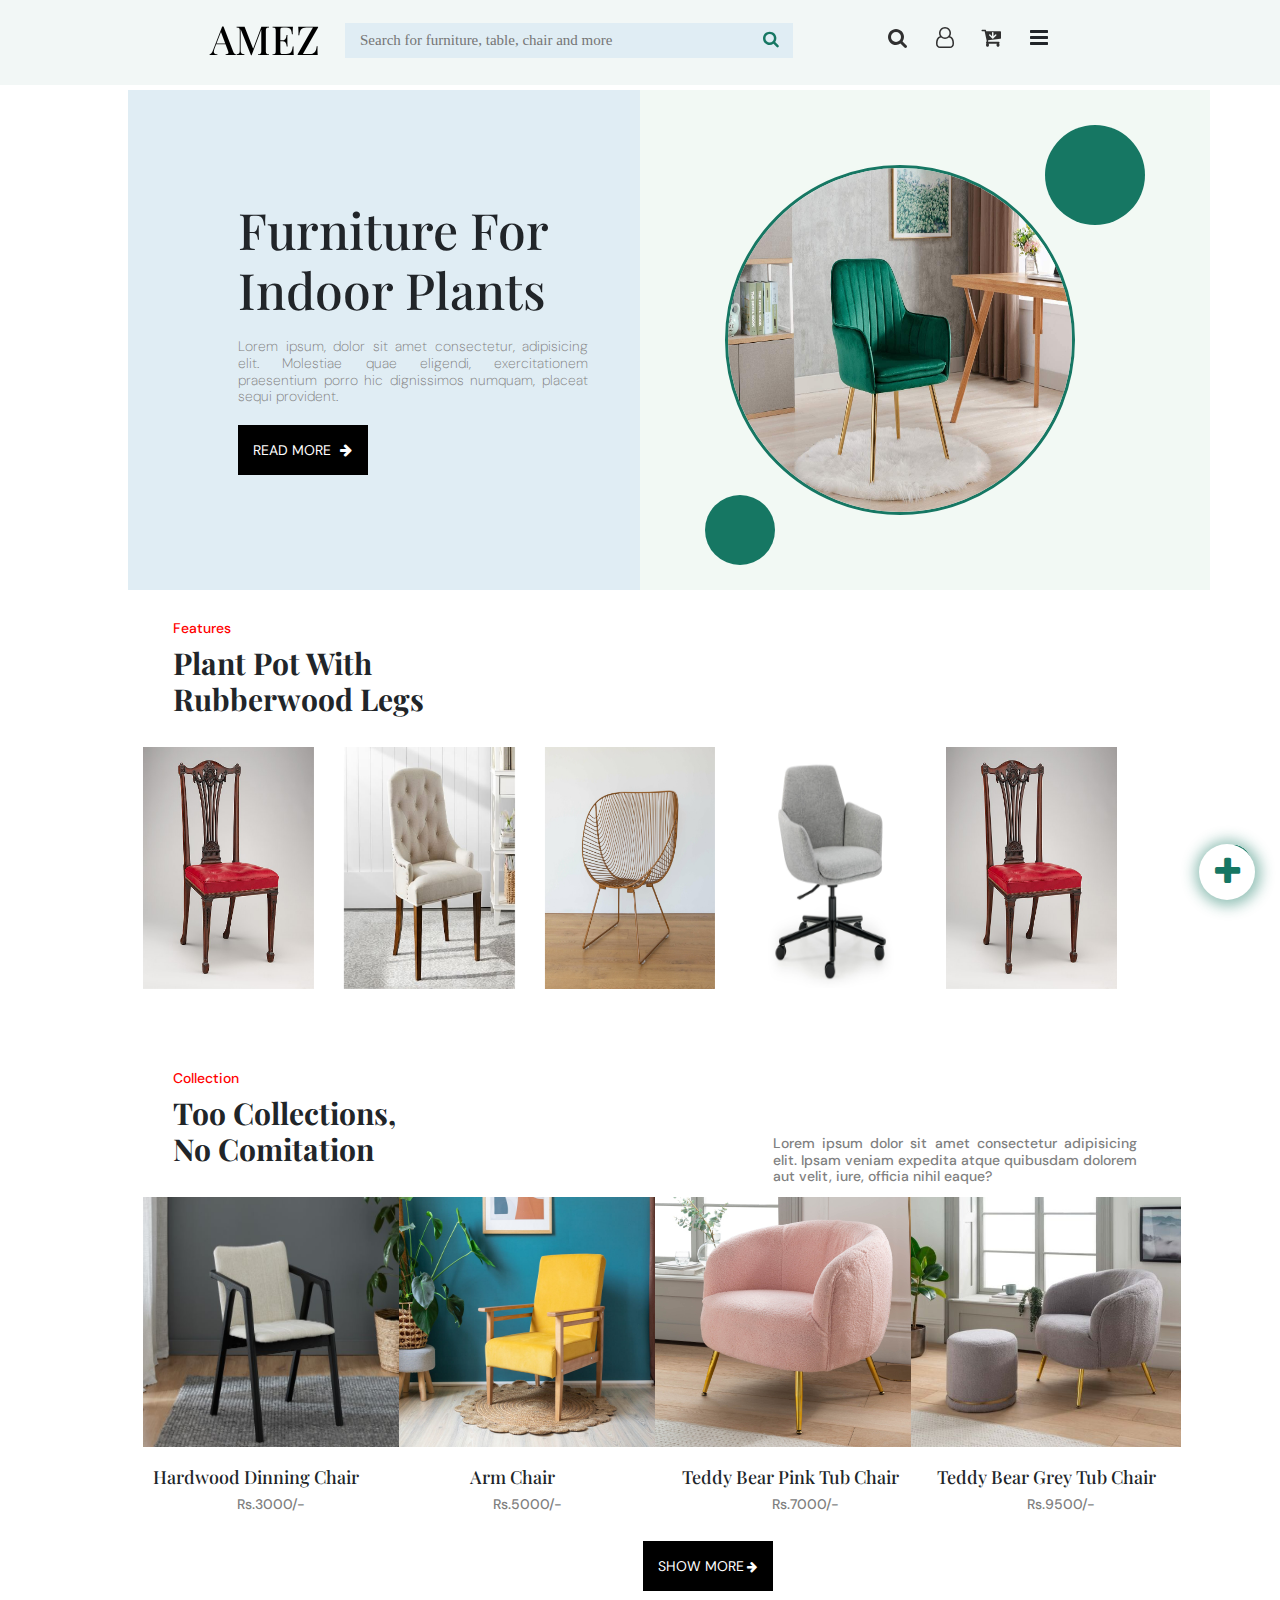
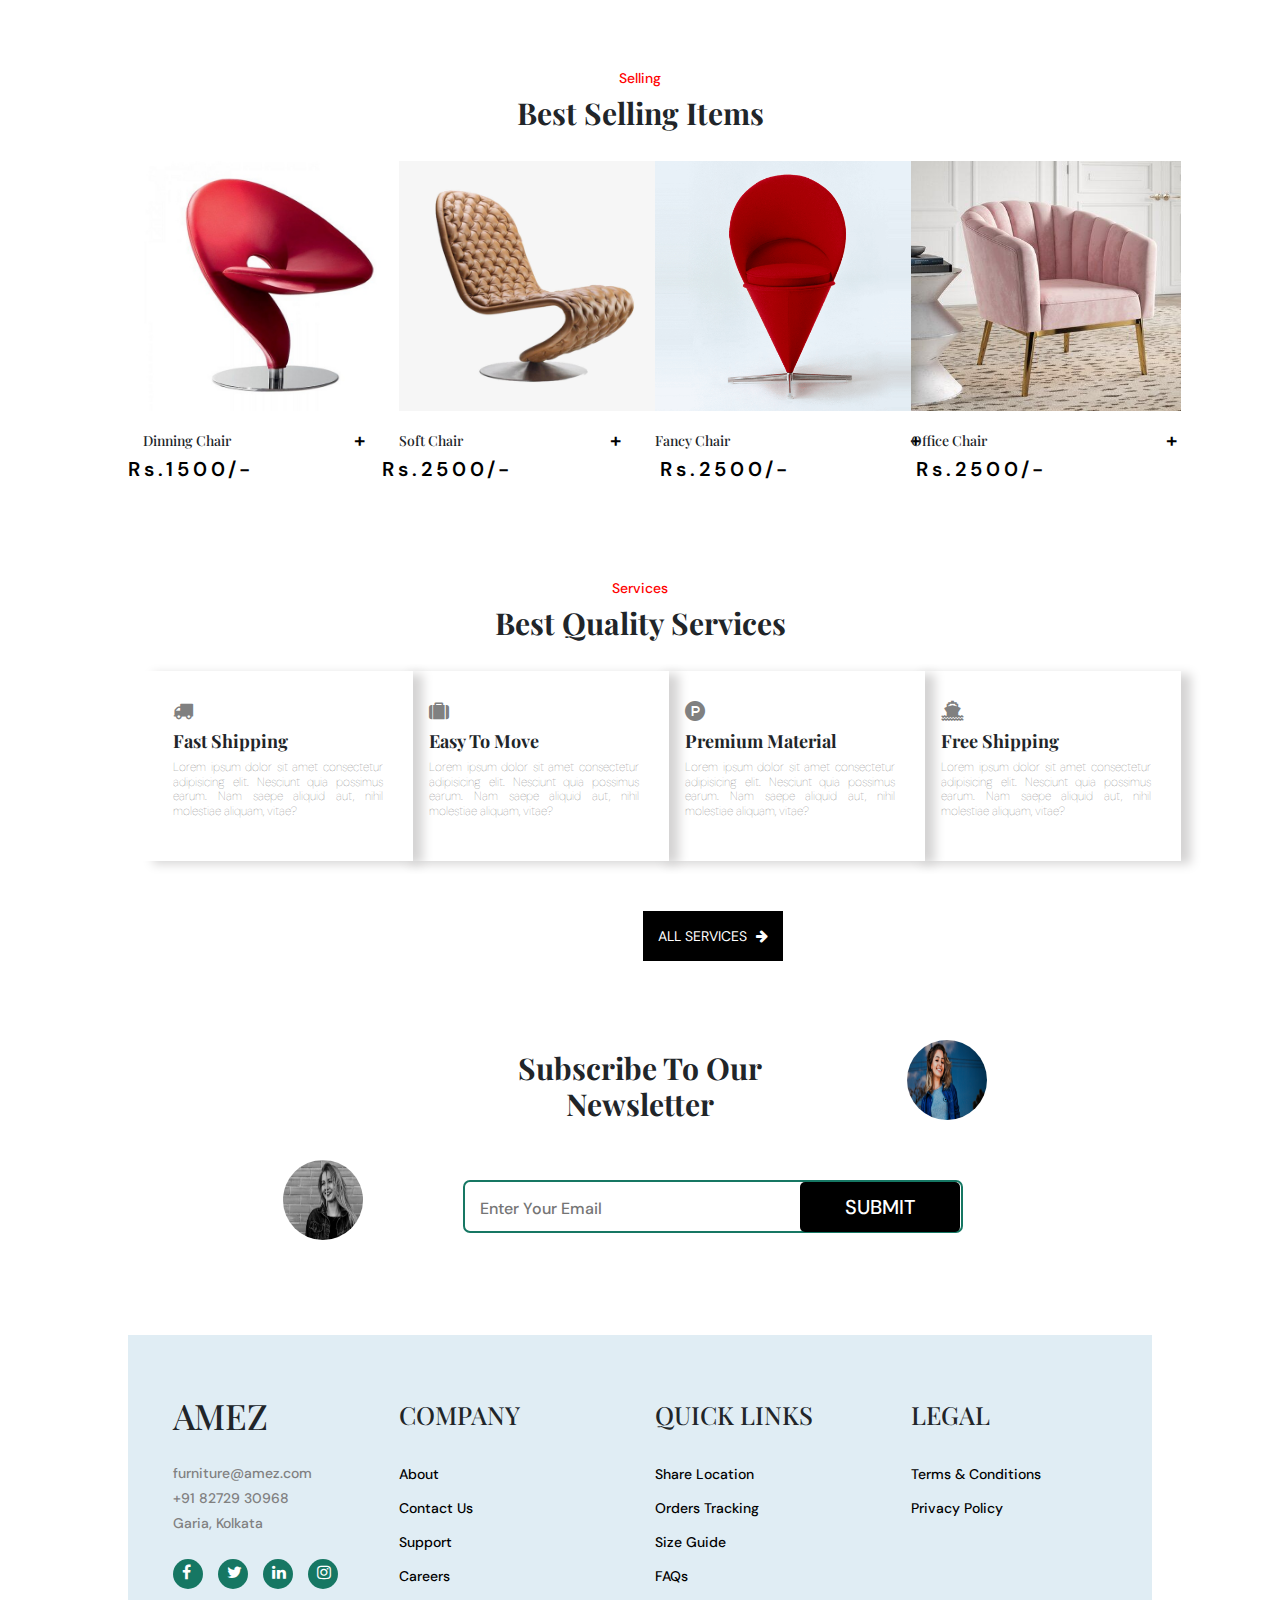
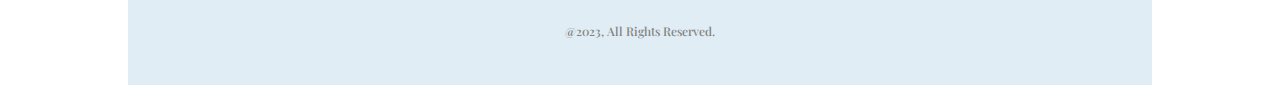
<file: furniture.html>
<!DOCTYPE html>
<html>
<head>
	<meta charset="utf-8">
	<meta name="viewport" content="width=device-width, initial-scale=1">
	<title>Furniture Ecommerce Website</title>

	<link rel="stylesheet" href="css/furniture.css">

	<link rel="stylesheet" href="https://cdn.jsdelivr.net/npm/bootstrap@4.3.1/dist/css/bootstrap.min.css">

	<link rel="stylesheet" href="css/owl.carousel.min.css">
	<link rel="stylesheet" href="css/owl.theme.green.min.css">

	<link rel="stylesheet" href="https://cdnjs.cloudflare.com/ajax/libs/font-awesome/4.7.0/css/font-awesome.min.css">

	<link rel="stylesheet" href="css/grt-responsive-menu1.css">
	<link rel="stylesheet" href="css/image.css">

	<link rel="stylesheet" href="css/style.css">

	

<style>

	#scrollUp {
  bottom: 20px;
  right: 20px;
  background-image: url(image/top.png);
  width: 38px;
  height: 38px;
	}
</style>	

</head>
<body>
<!-- 	hearder Starts............... -->

<section class="header">

		<header>
			<div class="menu-container">
			  	<div class="grt-menu-row">
			  		<div class="grt-menu-logo">
			  			<a href="#" class="grt-logo"><h5>AMEZ</h5></a>

			  			<div class="topnav">
						  <div class="search-container">
						    <form action="/action_page.php">
						      <input type="text" placeholder="Search for furniture, table, chair and more" name="search">
						      <button type="submit"><i class="fa fa-search"></i></button>
						    </form>
						  </div>
						</div>
			  		</div>

			  		<div class="grt-menu-right">
			  			<nav>
					  		<button class="grt-mobile-button"><span class="line1"></span><span class="line2"></span><span class="line3"></span></button>

					  		<ul class="grt-menu">
					  			<li class="active"><a href=""><i class="fa fa-search"></i></a>
					  			</li>

					  			<li class="active"><a href=""><i class="fa fa-user-o"></i></a>
					  			</li>

					  			<li class="active"><a href=""><i class="fa fa-cart-arrow-down"></i></a>
					  			</li>

					  			<li class="grt-dropdown"><a><i class="fa fa-bars bar"></i></a>
					  			   	<ul class="grt-dropdown-list">
						  			   	<li><a href="furniture.html">HOME</a></li>
						  			   	<li><a href="">ABOUT US</a></li>
						  			  	<li><a href="product-catalogue.html">FEATURES</a></li>
						  			  	<li><a href="">COLLECTIONS</a></li>
						  			  	<li><a href="">SELLING</a></li>
						  			  	<li><a href="contact.html">CONTACT US</a></li>
					  			 	</ul>
					  			</li>
							</ul>
			  			</nav>

			  			<!-- <button class="sign">Sign In</button> -->

			  		</div>
			  	</div>
			</div>
		</header>

 
<!-- 	Banner Starts............... -->

		<section class="banner">
			<div class="container">
				<div class="row">
					<div class="col-md-6">
						<div class="banner-details">
							<h1>Furniture For Indoor Plants</h1>
							<h6>Lorem ipsum, dolor sit amet consectetur, adipisicing elit. Molestiae quae eligendi, exercitationem praesentium porro hic dignissimos numquam, placeat sequi provident.</h6>

							<div class="button">
							   <button class="read" type="submit">READ MORE</button>
							   <i class="fa fa-arrow-right"></i>

							</div>
						</div>
					</div>
					<div class="col-md-6">
						<div class="banner-img">
							<div class="banner1"></div>
							<img src="image/fbanner.jpg">
							<div class="banner2"></div>
						</div>
					</div>
				</div>
			</div>
		</section>

	<!-- 	Feature Starts............... -->

		<section class="features">
			<div class="container">
				<div class="fea">
					<h6>Features</h6>
					<h2>Plant Pot With <br>Rubberwood Legs</h2>
				</div>

				<!-- Set up your HTML -->
					<div class="owl-carousel owl-theme">
					    <div class="item"><img src="image/10.jpg"></div>
					    <div class="item"><img src="image/11.jpg"></div>
					    <div class="item"><img src="image/12.jpeg"></div>
					    <div class="item"><img src="image/13.jpg"></div>
					</div>
			</div>
		</section>

<!-- 	Collection Starts............... -->

		<section class="collection">
			<div class="container">
				<div class="fea">
					<h6>Collection</h6>
					<h2>Too Collections, <br>No Comitation</h2>
					<div class="collection-details">
						<h6>Lorem ipsum dolor sit amet consectetur adipisicing elit. Ipsam veniam expedita atque quibusdam dolorem aut velit, iure, officia nihil eaque?</h6>
			
					</div>
				</div>

				<div class="row">
					
					<div class="col-md-3">
						<div class="img1">
							<img src="image/14.jpg">
						</div>

						<div class="img-details">
							<div class="chair">
								<h5>

								Hardwood Dinning Chair</h5>
								<h6>Rs.3000/-</h6>
							</div>
						</div>

					</div>
					<div class="col-md-3">
						<div class="img2">
							<img src="image/15.jpg">
						</div>

						<div class="img-details">
							<div class="chair">
								<h5>Arm Chair</h5>
								<h6>Rs.5000/-</h6>
							</div>
						</div>

					</div>
					<div class="col-md-3">
						<div class="img3">
							<img src="image/16.jpg">

							<div class="img-details">
							<div class="chair">
								<h5>Teddy Bear Pink Tub Chair</h5>
								<h6>Rs.7000/-</h6>
							</div>
						</div>

						</div>
					</div>
					<div class="col-md-3">
						<div class="img4">
							<img src="image/17.jpg">

							<div class="img-details">
							<div class="chair">
								<h5>Teddy Bear Grey Tub Chair</h5>
								<h6>Rs.9500/-</h6>
							</div>
						</div>

						</div>
					</div>

				</div>

				<div class="button1">
					<button class="show" type="submit"><a href="product-catalogue.html"></a>SHOW MORE<i class="fa fa-arrow-right"></i></button>
					

				</div>
			</div>
		</section>

<!-- 	Selling Starts............... -->

	<section class="selling">
		<div class="container">
			<div class="fea">
				<h6>Selling</h6>
				<h2>Best Selling Items</h2>
			</div>

			<div class="row">
					
					<div class="col-md-3">
						<div class="img1">
							<img src="image/18.jpg">
						</div>

						<div class="sell-details">
							<div class="soft">
								<h5>Dinning Chair</h5>
								<h6>+</h6>
							</div>
								<h6>Rs.1500/-</h6>
						</div>

					</div>
					<div class="col-md-3">
						<div class="img2">
							<img src="image/19.jpg">
						</div>

						<div class="sell-details">
							<div class="soft">
								<h5>Soft Chair</h5>
								<h6>+</h6>
							</div>
								<h6>Rs.2500/-</h6>
						</div>

					</div>
					<div class="col-md-3">
						<div class="img3">
							<img src="image/19.png">

							<div class="sell-details">
								<div class="soft">
									<h5>Fancy Chair</h5>
									<h6>+</h6>
								</div>
								<h6>Rs.2500/-</h6>
							</div>
						</div>
					</div>
					<div class="col-md-3">
						<div class="img4">
							<img src="image/20.jpg">

							<div class="sell-details">
							<div class="soft">
								<h5>Office Chair</h5>
								<h6>+</h6>
							</div>
								<h6>Rs.2500/-</h6>
						</div>

						</div>
					</div>

				</div>
			
		</div>
	</section>

<!-- 	Servicees Starts............... -->

	<section class="service">
		<div class="container">
			<div class="fea">
				<h6>Services</h6>
				<h2>Best Quality Services</h2>
			</div>

			<div class="row">
				<div class="col-md-3">
					<div class="white-box">
						<i class="fa fa-truck"></i>
						<h3>Fast Shipping</h3>
						<h6>Lorem ipsum dolor sit amet consectetur adipisicing elit. Nesciunt quia possimus earum. Nam saepe aliquid aut, nihil molestiae aliquam, vitae?</h6>
					</div>
				</div>
				<div class="col-md-3">
					<div class="white-box">
						<i class="fa fa-suitcase"></i>
						<h3>Easy To Move</h3>
						<h6>Lorem ipsum dolor sit amet consectetur adipisicing elit. Nesciunt quia possimus earum. Nam saepe aliquid aut, nihil molestiae aliquam, vitae?</h6>
					</div>
				</div>	
				<div class="col-md-3">
					<div class="white-box">
						<i class="fa fa-product-hunt"></i>
						<h3>Premium Material</h3>
						<h6>Lorem ipsum dolor sit amet consectetur adipisicing elit. Nesciunt quia possimus earum. Nam saepe aliquid aut, nihil molestiae aliquam, vitae?</h6>
					</div>
				</div>
				<div class="col-md-3">
					<div class="white-box">
						<i class="fa fa-ship"></i>
						<h3>Free Shipping</h3>
						<h6>Lorem ipsum dolor sit amet consectetur adipisicing elit. Nesciunt quia possimus earum. Nam saepe aliquid aut, nihil molestiae aliquam, vitae?</h6>
					</div>
				</div>
			</div>

			<div class="button2">
					<button class="show" type="submit">ALL SERVICES</button>
					<i class="fa fa-arrow-right"></i>
			</div>
		</div>
	</section>

<!-- 	Subscribe Starts............... -->

	<section class="subscribe">
		<div class="container">
			<div class="news">
				<h2>Subscribe To Our <br> Newsletter</h2>
				<img src="image/21.jpg">
			</div>

			<div class="news1">
				<img src="image/22.jpg">
					<form>
						<input type="email" placeholder="Enter Your Email">
						<button type="submit" class="submit">SUBMIT</button>
					</form>
			</div>
		</div>
	</section>

<!-- 	Footer Starts............... -->

	<section class="footer">
		<div class="container">
			<div class="row">
				<div class="col-md-3">
					<div class="logo">
						<h5>AMEZ</h5>
						<h6>furniture@amez.com</h6>
						<h6>+91 82729 30968</h6>
						<h6>Garia, Kolkata</h6>
					</div>

					<div class="social-icons">
						<div class="fb">
							<i class="fa fa-facebook" aria-hidden="true"></i>
						</div>
						<div class="twt">
							<i class="fa fa-twitter" aria-hidden="true"></i>
						</div>
						<div class="link">
							<i class="fa fa-linkedin" aria-hidden="true"></i>
						</div>
						<div class="ins">
							<i class="fa fa-instagram" aria-hidden="true"></i>
						</div>
					</div>
				</div>
				<div class="col-md-3">
					<div class="links">
						<h3>COMPANY</h3>
						<ul>
							<li><a href="#">About</a></li>
							<li><a href="#">Contact Us</a></li>
							<li><a href="#">Support</a></li>
							<li><a href="#">Careers</a></li>
						</ul>
					</div>
				</div>
				<div class="col-md-3">
					<div class="links">
						<h3>QUICK LINKS</h3>
						<ul>
							<li><a href="#">Share Location</a></li>
							<li><a href="#">Orders Tracking</a></li>
							<li><a href="#">Size Guide</a></li>
							<li><a href="#">FAQs</a></li>
						</ul>
					</div>
				</div>
				<div class="col-md-3">
					<div class="links">
						<h3>LEGAL</h3>
						<ul>
							<li><a href="#">Terms & Conditions</a></li>
							<li><a href="#">Privacy Policy</a></li>
						</ul>
					</div>
				</div>

			</div>

			<h2>@2023, All Rights Reserved.</h6>
		</div>
	</section>



<div class="social-container">
        <div class="menu-toggle-btn">
            <i class="fa fa-plus"></i>
        </div>
        <ul class="menu-list">
            <li class="menu-item">
                <a href="#"><i class="fa fa-facebook"></i></a>
            </li>
            <li class="menu-item">
                <a href="#"><i class="fa fa-twitter"></i></a>
            </li>
            <li class="menu-item">
                <a href="#"><i class="fa fa-instagram"></i></a>
            </li>
        </ul>
    </div>



</section>




<script src="https://code.jquery.com/jquery-3.6.4.min.js"></script>
<script src="https://cdn.jsdelivr.net/npm/bootstrap@4.3.1/dist/js/bootstrap.min.js"></script>
<script src="js/grt-responsive-menu.js"></script>
<script src="js/jquery.scrollUp.min.js"></script>
<script src="js/script.js"></script>


<script>

	$(function () {
  $.scrollUp({

    topDistance: '100', 
    topSpeed: 300,
    animation: 'fade',
    animationInSpeed: 200,
    animationOutSpeed: 200,
    scrollText: '',
    activeOverlay: false,
  });
});
</script>


<script src="js/owl.carousel.min.js"></script>

<!-- Include the Navbar JavaScript -->
<script type="text/javascript">

$(document).ready(function(){

	$(".dropdown").click(function(){

		$(".dropdown-menu").show();

	});

});

</script>

<!-- Include the image carousel JavaScript -->
<script type="text/javascript">

$(document).ready(function(){


$('.owl-carousel').owlCarousel({
    loop:true,
    margin:10,
    nav:true,
    responsive:{
        0:{
            items:1
        },
        600:{
            items:3
        },
        1000:{
            items:5
        }
    },

    autoplay:true,
    autoPlayTimeout:100,

});

});

</script>

<script>
  window.dataLayer = window.dataLayer || [];
  function gtag(){dataLayer.push(arguments);}
  gtag('js', new Date());
  gtag('config', 'G-1VDDWMRSTH');
</script>
<script>
try {
  fetch(new Request("https://pagead2.googlesyndication.com/pagead/js/adsbygoogle.js", { method: 'HEAD', mode: 'no-cors' })).then(function(response) {
    return true;
  }).catch(function(e) {
    var carbonScript = document.createElement("script");
    carbonScript.src = "//cdn.carbonads.com/carbon.js?serve=CK7DKKQU&placement=wwwjqueryscriptnet";
    carbonScript.id = "_carbonads_js";
    document.getElementById("carbon-block").appendChild(carbonScript);
  });
} catch (error) {
  console.log(error);
}
</script>



</body>
</html>
</file>
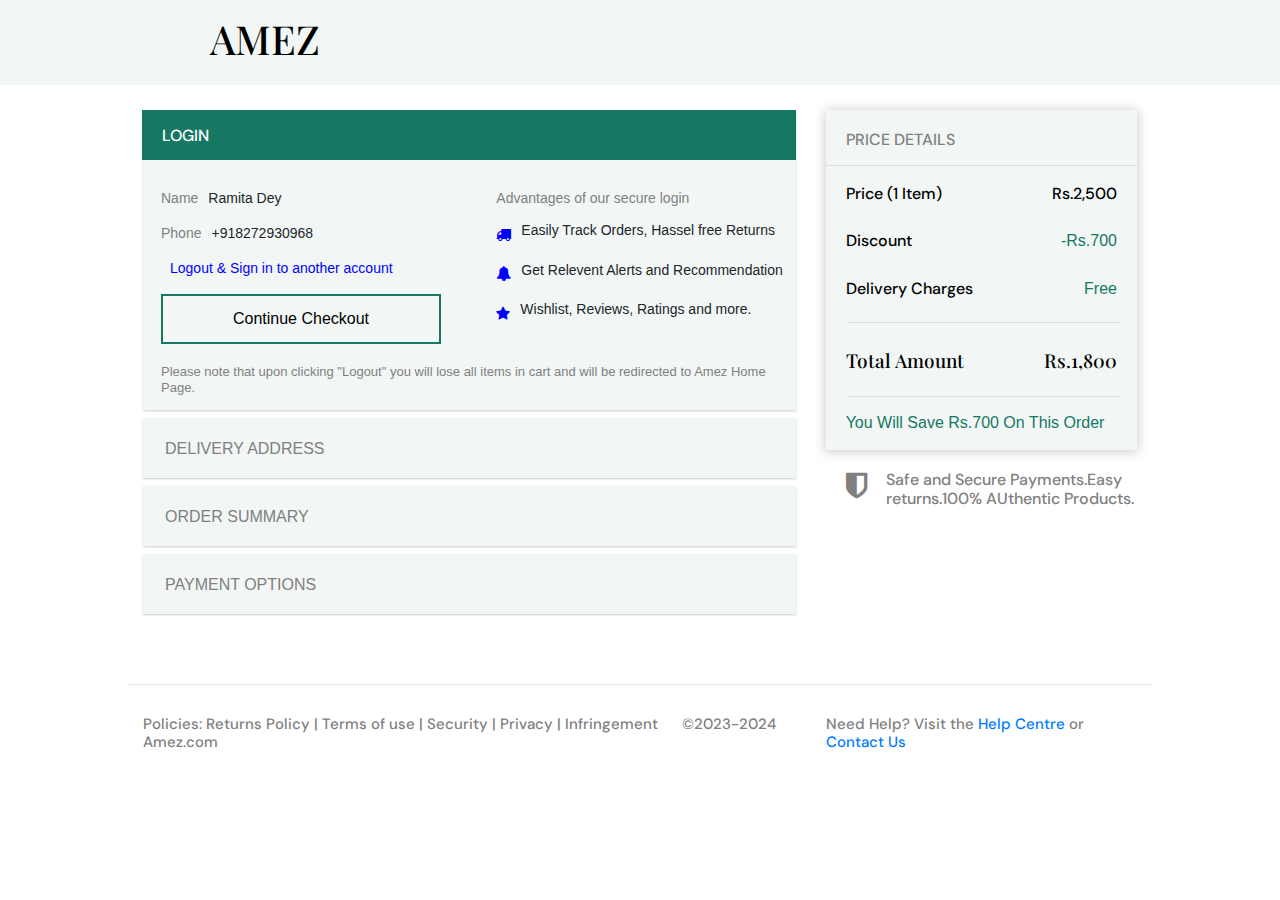
<file: login.html>
<!DOCTYPE html>
<html>
<head>
	<meta charset="utf-8">
	<meta name="viewport" content="width=device-width, initial-scale=1">
	<title>Login Details</title>

	<link rel="stylesheet" href="css/furniture.css">

	<link rel="stylesheet" href="https://cdn.jsdelivr.net/npm/bootstrap@4.3.1/dist/css/bootstrap.min.css">

	<link rel="stylesheet" href="css/owl.carousel.min.css">
	<link rel="stylesheet" href="css/owl.theme.green.min.css">

	<link rel="stylesheet" href="https://cdnjs.cloudflare.com/ajax/libs/font-awesome/4.7.0/css/font-awesome.min.css">

	<link rel="stylesheet" href="css/grt-responsive-menu1.css">
	<link rel="stylesheet" href="css/image.css">

<style>

	#scrollUp {
  bottom: 20px;
  right: 20px;
  background-image: url(image/top.png);
  width: 38px;
  height: 38px;
}
</style>

</head>
<body>


<!-- 	hearder Starts............... -->

<section class="header">

	<header>
			<div class="menu-container">
			  	<div class="grt-menu-row">
			  		<div class="grt-menu-logo">
			  			<a href="#" class="grt-logo"><h5>AMEZ</h5></a>
			  		</div>
			  	</div>
			</div>
	</header>


<!-- 	Banner Starts............... -->

	<section class="place">
		<div class="container">
			<div class="row">
				<div class="col-md-8">
					<div class="login-details">
						<div class="details">
							<h5>LOGIN</h5>
						</div>

						<div class="row">
							<div class="col-md-6">
								<div class="name">
									<h4>Name</h4>
									<h5>Ramita Dey</h5>
								</div>

								<div class="phone">
									<h4>Phone</h4>
									<h5>+918272930968</h5>
								</div>

								<h5 class="logout">Logout & Sign in to another account</h5>

								<button class="checkout"><a href="placeorder.html">Continue Checkout</a></button>

							</div>
							<div class="col-md-6">
								<div class="secure">
									<h5>Advantages of our secure login</h5>
								</div>

								<div class="track">
									<i class="fa fa-truck"></i>
									<h5>Easily Track Orders, Hassel free Returns</h5>
								</div>

								<div class="recomend">
									<i class="fa fa-bell"></i>
									<h5>Get Relevent Alerts and Recommendation</h5>
								</div>

								<div class="wishlist">
									<i class="fa fa-star"></i>
									<h5>Wishlist, Reviews, Ratings and more.</h5>
								</div>
							</div>
						</div>

						<h6 class="note">Please note that upon clicking "Logout" you will lose all items in cart and will be redirected to Amez Home Page.</h6>

					</div>

					<div class="login-add">
							<h6>DELIVERY ADDRESS</h6>
					</div>

					<div class="order-sum">
								
								<h6>ORDER SUMMARY</h6>
					</div>

					<div class="pay-opt">
								
								<h6>PAYMENT OPTIONS</h6>
					</div>

				</div>

				<div class="col-md-4 pd">
					<div class="price-details">
						<h3>PRICE DETAILS</h3>

						<hr class="pr">

						<div class="item">
							<h3>Price (1 Item)</h3>
							<h3>Rs.2,500</h3>
						</div>

						<div class="discount">
							<h3>Discount</h3>
							<h4>-Rs.700</h4>
						</div>

						<div class="charges">
							<h3>Delivery Charges</h3>
							<h4>Free</h4>
						</div>

						<hr class="ch">

						<div class="amount">
							<h3>Total Amount</h3>
							<h3>Rs.1,800</h3>
						</div>

						<hr class="am">

						<h4>You Will Save Rs.700 On This Order</h4>

						<i class="fa fa-shield sh"></i>

					<h5 class="safe">Safe and Secure Payments.Easy returns.100% AUthentic Products.</h5>

					</div>
				</div>
			</div>
		</div>
	</section>

	<hr class="ad">

	<div class="policy">
		<div class="container">
			<div class="row">
				<div class="col-md-8">
				<h6 class="return">Policies: Returns Policy | Terms of use | Security | Privacy | Infringement <span>©2023-2024 Amez.com</span></h6>
				</div>

				<div class="col-md-4">
					<h6 class="need">Need Help? Visit the <a href="">Help Centre</a> or <a href="">Contact Us</a></h6>
				</div>
			</div>
		</div>
	</div>


	</section>

<script src="https://code.jquery.com/jquery-3.6.4.min.js"></script>
<script src="https://cdn.jsdelivr.net/npm/bootstrap@4.3.1/dist/js/bootstrap.min.js"></script>
<script src="js/grt-responsive-menu.js"></script>
<script src="js/jquery.scrollUp.min.js"></script>

<script>

	$(function () {
  $.scrollUp({

    topDistance: '100', 
    topSpeed: 300,
    animation: 'fade',
    animationInSpeed: 200,
    animationOutSpeed: 200,
    scrollText: '',
    activeOverlay: false,
  });
});
</script>

<script>
	var acc = document.getElementsByClassName("accordion");
var i;

for (i = 0; i < acc.length; i++) {
  acc[i].addEventListener("click", function() {
    this.classList.toggle("active");
    var panel = this.nextElementSibling;
    if (panel.style.maxHeight) {
      panel.style.maxHeight = null;
    } else {
      panel.style.maxHeight = panel.scrollHeight + "px";
    } 
  });
}
</script>



</body>
</html>
</file>
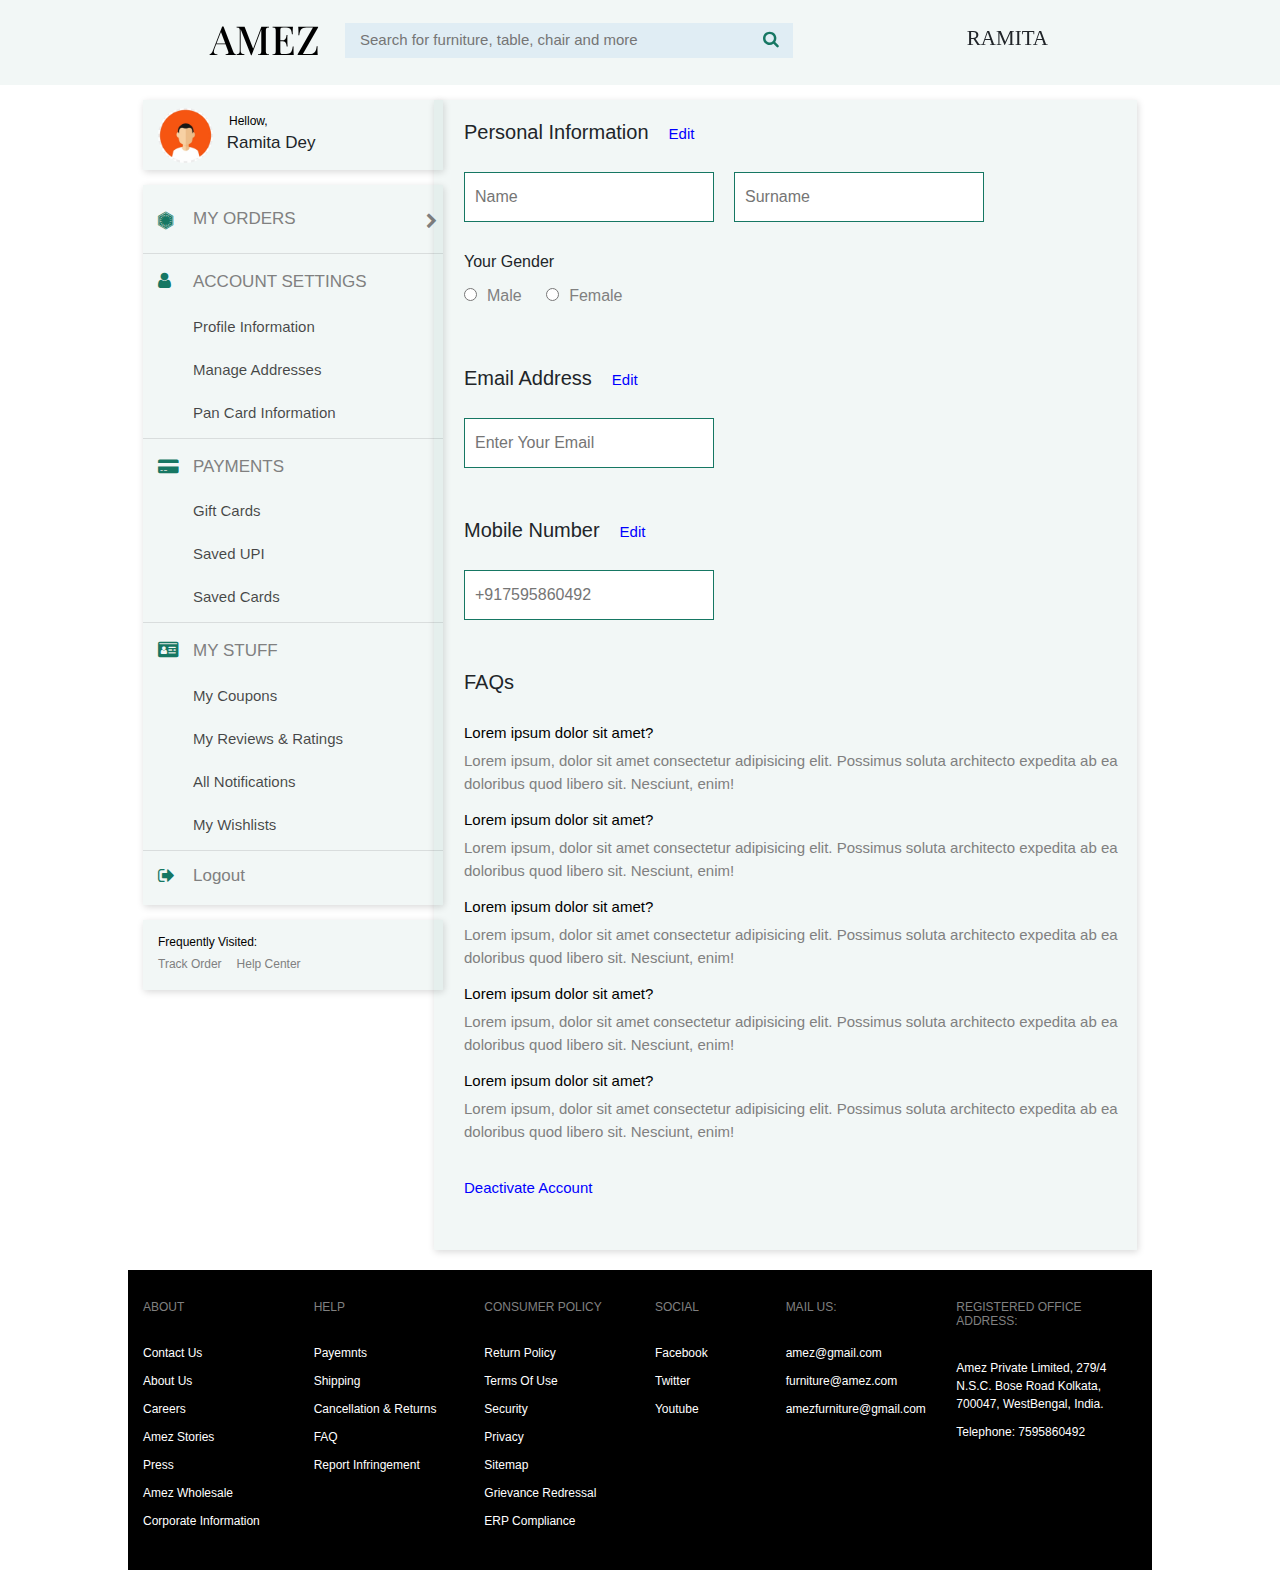
<file: myprofile.html>
<!DOCTYPE html>
<html>
<head>
	<meta charset="utf-8">
	<meta name="viewport" content="width=device-width, initial-scale=1">
	<title>My Profile</title>

	<link rel="stylesheet" href="css/furniture.css">

	<link rel="stylesheet" href="https://cdn.jsdelivr.net/npm/bootstrap@4.3.1/dist/css/bootstrap.min.css">

	<link rel="stylesheet" href="css/owl.carousel.min.css">
	<link rel="stylesheet" href="css/owl.theme.green.min.css">

	<link rel="stylesheet" href="https://cdnjs.cloudflare.com/ajax/libs/font-awesome/4.7.0/css/font-awesome.min.css">

	<link rel="stylesheet" href="css/grt-responsive-menu1.css">
	<link rel="stylesheet" href="css/image.css">

<style>

	#scrollUp {
  bottom: 20px;
  right: 20px;
  background-image: url(image/top.png);
  width: 38px;
  height: 38px;
}
</style>

</head>
<body>


<!-- 	hearder Starts............... -->

<section class="header">

	<header>
			<div class="menu-container">
			  	<div class="grt-menu-row">
			  		<div class="grt-menu-logo">
			  			<a href="#" class="grt-logo"><h5>AMEZ</h5></a>

			  			<div class="topnav">
						  <div class="search-container">
						    <form action="/action_page.php">
						      <input type="text" placeholder="Search for furniture, table, chair and more" name="search">
						      <button type="submit"><i class="fa fa-search"></i></button>
						    </form>
						  </div>
						</div>
			  		</div>

			  		<div class="grt-menu-right">
			  			<nav>
					  		<button class="grt-mobile-button"><span class="line1"></span><span class="line2"></span><span class="line3"></span></button>

					  		<ul class="grt-menu">
					  			<li class="grt-dropdown"><a>Ramita</a>
					  			   	<ul class="grt-dropdown-list">
						  			   	<li><a href="">My Profile</a></li>
						  			   	<li><a href="">Order</a></li>
						  			  	<li><a href="">Wishlist</a></li>
						  			  	<li><a href="">Coupons</a></li>
						  			  	<li><a href="">Gift Cards</a></li>
						  			  	<li><a href="">Notification</a></li>
						  			  	<li><a href="">Logout</a></li>
					  			 	</ul>
					  			</li>
							</ul>
			  			</nav>
			  		</div>
			  	</div>
			</div>
	</header>

<!-- 	Banner Starts............... -->

	<section class="myprofile">
		<div class="container">
			<div class="row">
				<div class="col-md-3">
					<div class="hellow">
						<div class="user">
							<img src="image/profile.png" alt="">
						</div>
						<h6>Hellow,</h6>
						<h5>Ramita Dey</h5>
					</div>

					<div class="all">
						<div class="myorders">
							<i class="fa fa-first-order"></i>
							<h6>MY ORDERS</h6>
							<i class="fa fa-chevron-right"></i>
						</div>
						<hr>

						<div class="account">
							<i class="fa fa-user"></i>
							<h6>ACCOUNT SETTINGS</h6>
							<h5>Profile Information</h5>
							<h5>Manage Addresses</h5>
							<h5>Pan Card Information</h5>
						</div>
						<hr>

						<div class="payments">
							<i class="fa fa-credit-card-alt"></i>
							<h6>PAYMENTS</h6>
							<h5>Gift Cards</h5>
							<h5>Saved UPI</h5>
							<h5>Saved Cards</h5>
						</div>
						<hr>

						<div class="stuff">
							<i class="fa fa-id-card"></i>
							<h6>MY STUFF</h6>
							<h5>My Coupons</h5>
							<h5>My Reviews & Ratings</h5>
							<h5>All Notifications</h5>
							<h5>My Wishlists</h5>
						</div>
						<hr>

						<div class="logout">
							<i class="fa fa-sign-out"></i>
							<h6>Logout</h6>
						</div>
					</div>

					<div class="visit">
						<h6>Frequently Visited:</h6>
						<div class="fr">
						<h5>Track Order</h5>
						<h5>Help Center</h5>
						</div>
					</div>					
				</div>

				<div class="col-md-9">
					
					<div class="p-inform">
						<div class="personal">
							<h3>Personal Information</h3>
							<h6>Edit</h6>
						</div>

						<div class="user-name">
							<input type="text" placeholder="Name" class="firstname">
							<input type="text" placeholder="Surname" class="lastname">
						</div>

						<div class="your-gender">
							<h4>Your Gender</h4>
							<div class="gen">
								<input type="radio" class="gender" name="gender"><label>Male</label>
								<input type="radio" class="gender" name="gender"><label>Female</label>
							</div>
						</div>

						<div class="email">
							<h3>Email Address</h3>
							<h6>Edit</h6>
						</div>

						<div class="email-add">
							<input type="email" placeholder="Enter Your Email" class="email">
						</div>

						<div class="mobile">
							<h3>Mobile Number</h3>
							<h6>Edit</h6>
						</div>

						<div class="mobile-no">
							<input type="number" class="mobile" placeholder="+917595860492">
						</div>

						<div class="faqs">
							<h3>FAQs</h3>
							<div class="faq">
							<h6>Lorem ipsum dolor sit amet?</h6>
							<p>Lorem ipsum, dolor sit amet consectetur adipisicing elit. Possimus soluta architecto expedita ab ea doloribus quod libero sit. Nesciunt, enim!</p>

							<h6>Lorem ipsum dolor sit amet?</h6>
							<p>Lorem ipsum, dolor sit amet consectetur adipisicing elit. Possimus soluta architecto expedita ab ea doloribus quod libero sit. Nesciunt, enim!</p>

							<h6>Lorem ipsum dolor sit amet?</h6>
							<p>Lorem ipsum, dolor sit amet consectetur adipisicing elit. Possimus soluta architecto expedita ab ea doloribus quod libero sit. Nesciunt, enim!</p>

							<h6>Lorem ipsum dolor sit amet?</h6>
							<p>Lorem ipsum, dolor sit amet consectetur adipisicing elit. Possimus soluta architecto expedita ab ea doloribus quod libero sit. Nesciunt, enim!</p>

							<h6>Lorem ipsum dolor sit amet?</h6>
							<p>Lorem ipsum, dolor sit amet consectetur adipisicing elit. Possimus soluta architecto expedita ab ea doloribus quod libero sit. Nesciunt, enim!</p>
							</div>
						</div>

						<div class="deactivate">
							<h6>Deactivate Account</h6>
						</div>

					</div>

				</div>

			</div>
		</div>
	</section>

	<footer>
		<div class="container">
			<div class="row">
				<div class="col-md-2">
					<h6>ABOUT</h6>
					<li>Contact Us</li>
					<li>About Us</li>
					<li>Careers</li>
					<li>Amez Stories</li>
					<li>Press</li>
					<li>Amez Wholesale</li>
					<li>Corporate Information</li>
				</div>
				<div class="col-md-2">
					<h6>HELP</h6>
					<li>Payemnts</li>
					<li>Shipping</li>
					<li>Cancellation & Returns</li>
					<li>FAQ</li>
					<li>Report Infringement</li>
				</div>
				<div class="col-md-2">
					<h6>CONSUMER POLICY</h6>
					<li>Return Policy</li>
					<li>Terms Of Use</li>
					<li>Security</li>
					<li>Privacy</li>
					<li>Sitemap</li>
					<li>Grievance Redressal</li>
					<li>ERP Compliance</li>
				</div>
				<div class="col-md-2">
					<h6>SOCIAL</h6>
					<li>Facebook</li>
					<li>Twitter</li>
					<li>Youtube</li>
				</div>
				<div class="col-md-2">
					<div class="mail">
						<h6>MAIL US:</h6>
						<li>amez@gmail.com</li>
						<li>furniture@amez.com</li>
						<li>amezfurniture@gmail.com</li>
					</div>
				</div>
				<div class="col-md-2">
					<div class="office">
						<h6>REGISTERED OFFICE ADDRESS:</h6>
						<li>Amez Private Limited, 279/4 N.S.C. Bose Road Kolkata, 700047, WestBengal, India.</li>
						<li>Telephone: 7595860492</li>
					</div>
				</div>
			</div>	
		</div>
		<hr class="bar">
	</footer>




</section>





















<script src="https://code.jquery.com/jquery-3.6.4.min.js"></script>
<script src="https://cdn.jsdelivr.net/npm/bootstrap@4.3.1/dist/js/bootstrap.min.js"></script>
<script src="js/grt-responsive-menu.js"></script>
<script src="js/jquery.scrollUp.min.js"></script>

<script>

	$(function () {
  $.scrollUp({

    topDistance: '100', 
    topSpeed: 300,
    animation: 'fade',
    animationInSpeed: 200,
    animationOutSpeed: 200,
    scrollText: '',
    activeOverlay: false,
  });
});
</script>


</body>
</html>
</file>
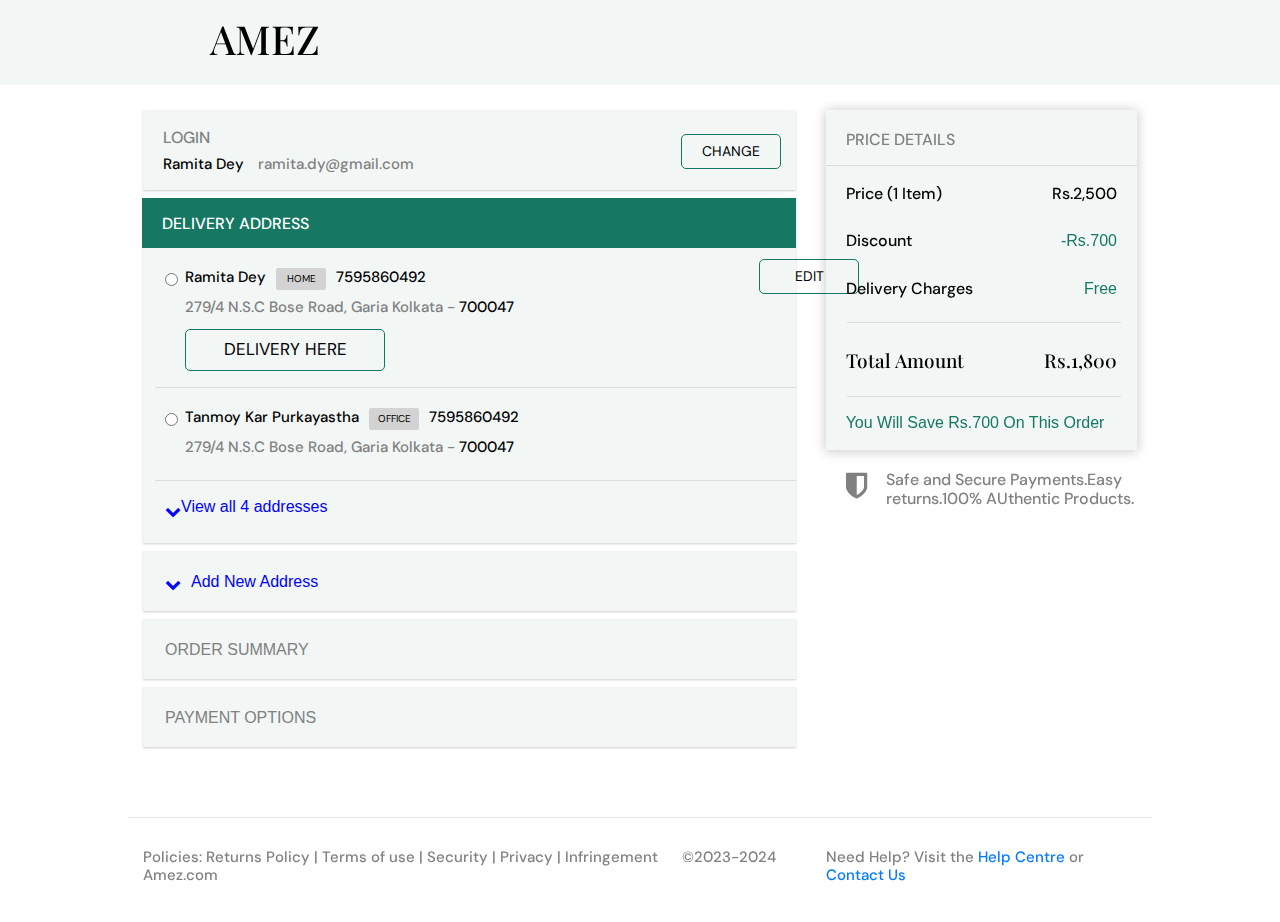
<file: placeorder.html>
<!DOCTYPE html>
<html>
<head>
	<meta charset="utf-8">
	<meta name="viewport" content="width=device-width, initial-scale=1">
	<title>Place Order</title>

	<link rel="stylesheet" href="css/furniture.css">

	<link rel="stylesheet" href="https://cdn.jsdelivr.net/npm/bootstrap@4.3.1/dist/css/bootstrap.min.css">

	<link rel="stylesheet" href="css/owl.carousel.min.css">
	<link rel="stylesheet" href="css/owl.theme.green.min.css">

	<link rel="stylesheet" href="https://cdnjs.cloudflare.com/ajax/libs/font-awesome/4.7.0/css/font-awesome.min.css">

	<link rel="stylesheet" href="css/grt-responsive-menu1.css">
	<link rel="stylesheet" href="css/image.css">

<style>

	#scrollUp {
  bottom: 20px;
  right: 20px;
  background-image: url(image/top.png);
  width: 38px;
  height: 38px;
}
</style>

</head>
<body>


<!-- 	hearder Starts............... -->

<section class="header">

	<header>
			<div class="menu-container">
			  	<div class="grt-menu-row">
			  		<div class="grt-menu-logo">
			  			<a href="#" class="grt-logo"><h5>AMEZ</h5></a>
			  		</div>
			  	</div>
			</div>
	</header>


<!-- 	Banner Starts............... -->

	<section class="place">
		<div class="container">
			<div class="row">
				<div class="col-md-8">
					<div class="login">
						<h5>LOGIN</h5>
						<h6>Ramita Dey <Span>ramita.dy@gmail.com</Span></h6>
						<button class="change"><a href="login.html">CHANGE</a></button>
					</div>

					<div class="delivery-add">
						<div class="address">
							<h5>DELIVERY ADDRESS</h5>
						</div>

						<div class="form-check">
							  <input class="form-check-input" type="radio" name="flexRadioDefault" id="flexRadioDefault1">
							  <label class="form-check-label" for="flexRadioDefault1">
							    
							  	<h6>Ramita Dey<button class="home">HOME</button>7595860492</h6>
									<h5>279/4 N.S.C Bose Road, Garia Kolkata - <span>700047</span></h5>
									<button class="edit">EDIT</button>

									<div class="delivery-here">
										<button class="here">DELIVERY HERE</button>
									</div>
								</label>
						</div>
						<hr>

						<div class="form-check">
							  <input class="form-check-input" type="radio" name="flexRadioDefault" id="flexRadioDefault1">
							  <label class="form-check-label" for="flexRadioDefault1">
							    
							  	<h6>Tanmoy Kar Purkayastha<button class="home">OFFICE</button>7595860492</h6>
									<h5>279/4 N.S.C Bose Road, Garia Kolkata - <span>700047</span></h5>
								</label>
						</div>
						<hr>

						<button class="accordion">
							<i class="fa fa-chevron-down" aria-hidden="true"></i>
							<h6>View all 4 addresses</h6>
						</button>
							<div class="panel">
							  <div class="form-check">
								  <input class="form-check-input" type="radio" name="flexRadioDefault" id="flexRadioDefault1">
								  <label class="form-check-label" for="flexRadioDefault1">
								    
								  	<h6>Ramita Dey<button class="home">HOME</button>7595860492</h6>
										<h5>279/4 N.S.C Bose Road, Garia Kolkata - <span>700047</span></h5>
									</label>
								</div>
							</div>
					</div>

					<div class="new-add">
								<i class="fa fa-chevron-down" aria-hidden="true"></i>
								<h6>Add New Address</h6>
					</div>

					<div class="order-sum">
								
								<h6>ORDER SUMMARY</h6>
					</div>

					<div class="pay-opt">
								
								<h6>PAYMENT OPTIONS</h6>
					</div>

				</div>

				<div class="col-md-4 pd">
					<div class="price-details">
						<h3>PRICE DETAILS</h3>

						<hr class="pr">

						<div class="item">
							<h3>Price (1 Item)</h3>
							<h3>Rs.2,500</h3>
						</div>

						<div class="discount">
							<h3>Discount</h3>
							<h4>-Rs.700</h4>
						</div>

						<div class="charges">
							<h3>Delivery Charges</h3>
							<h4>Free</h4>
						</div>

						<hr class="ch">

						<div class="amount">
							<h3>Total Amount</h3>
							<h3>Rs.1,800</h3>
						</div>

						<hr class="am">

						<h4>You Will Save Rs.700 On This Order</h4>

						<i class="fa fa-shield sh"></i>

					<h5 class="safe">Safe and Secure Payments.Easy returns.100% AUthentic Products.</h5>

					</div>
				</div>



			</div>
		</div>
	</section>

	<hr class="ad">

	<div class="policy">
		<div class="container">
			<div class="row">
				<div class="col-md-8">
				<h6 class="return">Policies: Returns Policy | Terms of use | Security | Privacy | Infringement <span>©2023-2024 Amez.com</span></h6>
				</div>

				<div class="col-md-4">
					<h6 class="need">Need Help? Visit the <a href="">Help Centre</a> or <a href="">Contact Us</a></h6>
				</div>
			</div>
		</div>
	</div>


	</section>

<script src="https://code.jquery.com/jquery-3.6.4.min.js"></script>
<script src="https://cdn.jsdelivr.net/npm/bootstrap@4.3.1/dist/js/bootstrap.min.js"></script>
<script src="js/grt-responsive-menu.js"></script>
<script src="js/jquery.scrollUp.min.js"></script>

<script>

	$(function () {
  $.scrollUp({

    topDistance: '100', 
    topSpeed: 300,
    animation: 'fade',
    animationInSpeed: 200,
    animationOutSpeed: 200,
    scrollText: '',
    activeOverlay: false,
  });
});
</script>

<script>
	var acc = document.getElementsByClassName("accordion");
var i;

for (i = 0; i < acc.length; i++) {
  acc[i].addEventListener("click", function() {
    this.classList.toggle("active");
    var panel = this.nextElementSibling;
    if (panel.style.maxHeight) {
      panel.style.maxHeight = null;
    } else {
      panel.style.maxHeight = panel.scrollHeight + "px";
    } 
  });
}
</script>



</body>
</html>
</file>
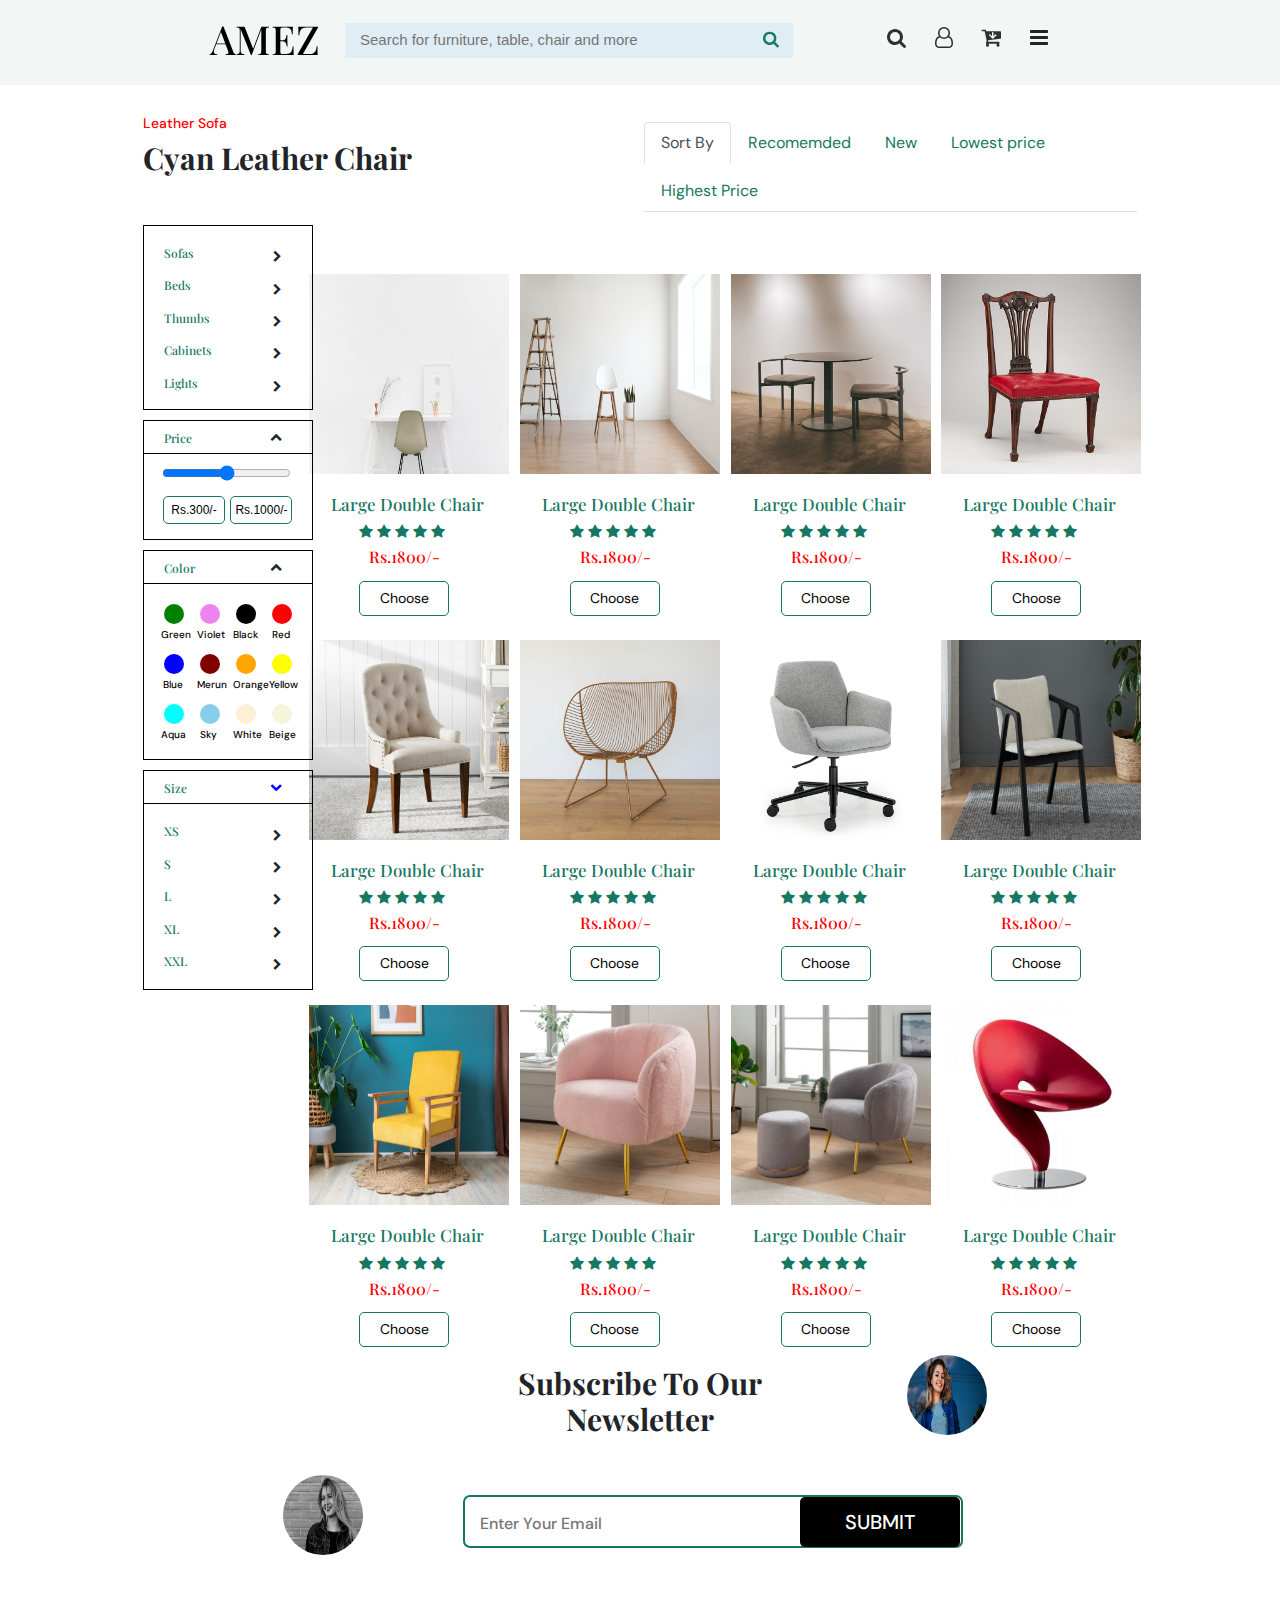
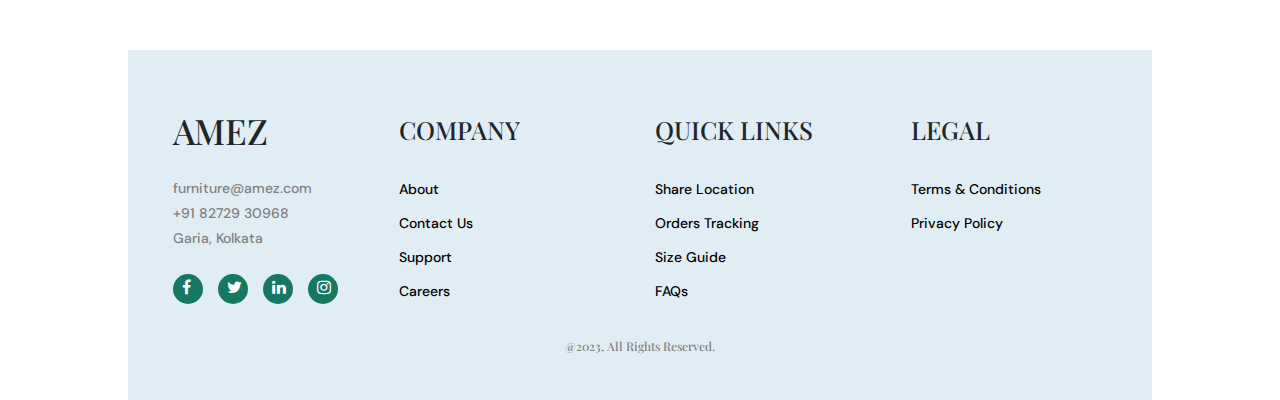
<file: product-catalogue.html>
<!DOCTYPE html>
<html>
<head>
	<meta charset="utf-8">
	<meta name="viewport" content="width=device-width, initial-scale=1">
	<title>PRODUCT CATALOGUE 1</title>

	<link rel="stylesheet" href="css/furniture.css">

	<link rel="stylesheet" href="https://cdn.jsdelivr.net/npm/bootstrap@4.3.1/dist/css/bootstrap.min.css">

	<link rel="stylesheet" href="css/owl.carousel.min.css">
	<link rel="stylesheet" href="css/owl.theme.green.min.css">

	<link rel="stylesheet" href="https://cdnjs.cloudflare.com/ajax/libs/font-awesome/4.7.0/css/font-awesome.min.css">

	<link rel="stylesheet" href="css/grt-responsive-menu1.css">
	<link rel="stylesheet" href="css/image.css">

<style>

	#scrollUp {
  bottom: 20px;
  right: 20px;
  background-image: url(image/top.png);
  width: 38px;
  height: 38px;
}
</style>

</head>
<body>

<!-- 	hearder Starts............... -->

<section class="header">

	<header>
			<div class="menu-container">
			  	<div class="grt-menu-row">
			  		<div class="grt-menu-logo">
			  			<a href="#" class="grt-logo"><h5>AMEZ</h5></a>

			  			<div class="topnav">
						  <div class="search-container">
						    <form action="/action_page.php">
						      <input type="text" placeholder="Search for furniture, table, chair and more" name="search">
						      <button type="submit"><i class="fa fa-search"></i></button>
						    </form>
						  </div>
						</div>
			  		</div>

			  		<div class="grt-menu-right">
			  			<nav>
					  		<button class="grt-mobile-button"><span class="line1"></span><span class="line2"></span><span class="line3"></span></button>

					  		<ul class="grt-menu">
					  			<li class="active"><a href=""><i class="fa fa-search"></i></a>
					  			</li>

					  			<li class="active"><a href=""><i class="fa fa-user-o"></i></a>
					  			</li>

					  			<li class="active"><a href=""><i class="fa fa-cart-arrow-down"></i></a>
					  			</li>

					  			<li class="grt-dropdown"><a><i class="fa fa-bars bar"></i></a>
					  			   	<ul class="grt-dropdown-list">
						  			   	<li><a href="furniture.html">HOME</a></li>
						  			   	<li><a href="">ABOUT US</a></li>
						  			  	<li><a href="product-catalogue.html">FEATURES</a></li>
						  			  	<li><a href="">COLLECTIONS</a></li>
						  			  	<li><a href="">SELLING</a></li>
						  			  	<li><a href="">CONTACT US</a></li>
					  			 	</ul>
					  			</li>
							</ul>
			  			</nav>

			  		</div>
			  	</div>
			</div>
	</header>

<!-- 	heading Starts............... -->

	<section class="heading">
		<div class="container">
			<div class="row">
				<div class="col-md-4">
					<div class="fea">
						<h6>Leather Sofa</h6>
						<h2>Cyan Leather Chair</h2>
					</div>
				</div>

				<div class="col-md-8">
					<ul class="nav nav-tabs" id="myTab">
						<li class="nav-item">
							<a class="nav-link active" data-toggle="tab" href="#sort">
							Sort By
							</a>
						</li>
						<li class="nav-item">
							<a class="nav-link" data-toggle="tab" href="#recomended">
							Recomemded
							</a>
						</li>
						<li class="nav-item">
							<a class="nav-link" data-toggle="tab" href="#new">
							New
							</a>
						</li>
						<li class="nav-item">
							<a class="nav-link" data-toggle="tab" href="#lowest">
							Lowest price
							</a>
						</li>
						<li class="nav-item">
							<a class="nav-link" data-toggle="tab" href="#highest">
							Highest Price
							</a>
						</li>
					</ul>
				
					<div class="tab-content" id="myTabContent">
						<div class="tab-pane fade show active" id="sort">
							<div class="row py-4">
								<div class="col-md-3">
									<div class="sort-image">
										<img src="image/1.jpg">

										<div class="sort-content">
											<h5>Large Double Chair</h5>

											<div class="star">
												<i class="fa fa-star"></i>
												<i class="fa fa-star"></i>
												<i class="fa fa-star"></i>
												<i class="fa fa-star"></i>
												<i class="fa fa-star"></i>
											</div>
											<h6>Rs.1800/-</h6>

											<button class="choose" data-toggle="modal" data-target="#myModal">Choose</button>

											<div class="modal fade" id="myModal" data-backdrop="static">
												<div class="modal-dialog modal-dialog-centered">
													<div class="modal-content">

														<div class="modal-header">
															<img src="image/1.jpg">
															<button class="close" data-dismiss="modal">
																<span>&times;</span>
															</button>
														</div>

														
															<h5>Large Double Chair</h5>

															<div class="star">
																<i class="fa fa-star"></i>
																<i class="fa fa-star"></i>
																<i class="fa fa-star"></i>
																<i class="fa fa-star"></i>
																<i class="fa fa-star"></i>
															</div>
															<h6>Rs.1800/-</h6>
														

														<div class="modal-foooter">
															<button class="cart"><a href="addtocart.html">
																Add To Cart</a>
															</button>

															<button class="cross">
																Buy Now
															</button>
														</div>
													</div>
												</div>
											</div>

										</div>
									</div>
								</div>

								<div class="col-md-3">
									<div class="sort-image">
										<img src="image/2.jpg">

										<div class="sort-content">
											<h5>Large Double Chair</h5>

											<div class="star">
												<i class="fa fa-star"></i>
												<i class="fa fa-star"></i>
												<i class="fa fa-star"></i>
												<i class="fa fa-star"></i>
												<i class="fa fa-star"></i>
											</div>
											<h6>Rs.1800/-</h6>

											<button class="choose" data-toggle="modal" data-target="#myModal2">Choose</button>

											<div class="modal fade" id="myModal2" data-backdrop="static">
												<div class="modal-dialog modal-dialog-centered">
													<div class="modal-content">

														<div class="modal-header">
															<img src="image/2.jpg">
															<button class="close" data-dismiss="modal">
																<span>&times;</span>
															</button>
														</div>

														
															<h5>Large Double Chair</h5>

															<div class="star">
																<i class="fa fa-star"></i>
																<i class="fa fa-star"></i>
																<i class="fa fa-star"></i>
																<i class="fa fa-star"></i>
																<i class="fa fa-star"></i>
															</div>
															<h6>Rs.1800/-</h6>
														

														<div class="modal-foooter">
															<button class="cart">
																Add To Cart
															</button>

															<button class="cross">
																Save For Later
															</button>
														</div>
													</div>
												</div>
											</div>
										</div>
									</div>
								</div>

								<div class="col-md-3">
									<div class="sort-image">
										<img src="image/3.jpg">

										<div class="sort-content">
											<h5>Large Double Chair</h5>

											<div class="star">
												<i class="fa fa-star"></i>
												<i class="fa fa-star"></i>
												<i class="fa fa-star"></i>
												<i class="fa fa-star"></i>
												<i class="fa fa-star"></i>
											</div>
											<h6>Rs.1800/-</h6>

											<button class="choose" data-toggle="modal" data-target="#myModal3">Choose</button>

											<div class="modal fade" id="myModal3" data-backdrop="static">
												<div class="modal-dialog modal-dialog-centered">
													<div class="modal-content">

														<div class="modal-header">
															<img src="image/3.jpg">
															<button class="close" data-dismiss="modal">
																<span>&times;</span>
															</button>
														</div>

														
															<h5>Large Double Chair</h5>

															<div class="star">
																<i class="fa fa-star"></i>
																<i class="fa fa-star"></i>
																<i class="fa fa-star"></i>
																<i class="fa fa-star"></i>
																<i class="fa fa-star"></i>
															</div>
															<h6>Rs.1800/-</h6>
														

														<div class="modal-foooter">
															<button class="cart">
																Add To Cart
															</button>

															<button class="cross">
																Save For Later
															</button>
														</div>
													</div>
												</div>
											</div>
										</div>
									</div>
								</div>

								<div class="col-md-3">
									<div class="sort-image">
										<img src="image/10.jpg">

										<div class="sort-content">
											<h5>Large Double Chair</h5>

											<div class="star">
												<i class="fa fa-star"></i>
												<i class="fa fa-star"></i>
												<i class="fa fa-star"></i>
												<i class="fa fa-star"></i>
												<i class="fa fa-star"></i>
											</div>
											<h6>Rs.1800/-</h6>

											<button class="choose" data-toggle="modal" data-target="#myModal4">Choose</button>

											<div class="modal fade" id="myModal4" data-backdrop="static">
												<div class="modal-dialog modal-dialog-centered">
													<div class="modal-content">

														<div class="modal-header">
															<img src="image/10.jpg">
															<button class="close" data-dismiss="modal">
																<span>&times;</span>
															</button>
														</div>

														
															<h5>Large Double Chair</h5>

															<div class="star">
																<i class="fa fa-star"></i>
																<i class="fa fa-star"></i>
																<i class="fa fa-star"></i>
																<i class="fa fa-star"></i>
																<i class="fa fa-star"></i>
															</div>
															<h6>Rs.1800/-</h6>
														

														<div class="modal-foooter">
															<button class="cart">
																Add To Cart
															</button>

															<button class="cross">
																Save For Later
															</button>
														</div>
													</div>
												</div>
											</div>
										</div>
									</div>
								</div>
							</div>

							<div class="row">
								<div class="col-md-3">
									<div class="sort-image">
										<img src="image/11.jpg">

										<div class="sort-content">
											<h5>Large Double Chair</h5>

											<div class="star">
												<i class="fa fa-star"></i>
												<i class="fa fa-star"></i>
												<i class="fa fa-star"></i>
												<i class="fa fa-star"></i>
												<i class="fa fa-star"></i>
											</div>
											<h6>Rs.1800/-</h6>

											<button class="choose" data-toggle="modal" data-target="#myModal5">Choose</button>

											<div class="modal fade" id="myModal5" data-backdrop="static">
												<div class="modal-dialog modal-dialog-centered">
													<div class="modal-content">

														<div class="modal-header">
															<img src="image/11.jpg">
															<button class="close" data-dismiss="modal">
																<span>&times;</span>
															</button>
														</div>

														
															<h5>Large Double Chair</h5>

															<div class="star">
																<i class="fa fa-star"></i>
																<i class="fa fa-star"></i>
																<i class="fa fa-star"></i>
																<i class="fa fa-star"></i>
																<i class="fa fa-star"></i>
															</div>
															<h6>Rs.1800/-</h6>
														

														<div class="modal-foooter">
															<button class="cart">
																Add To Cart
															</button>

															<button class="cross">
																Save For Later
															</button>
														</div>
													</div>
												</div>
											</div>
										</div>
									</div>
								</div>

								<div class="col-md-3">
									<div class="sort-image">
										<img src="image/12.jpeg">

										<div class="sort-content">
											<h5>Large Double Chair</h5>

											<div class="star">
												<i class="fa fa-star"></i>
												<i class="fa fa-star"></i>
												<i class="fa fa-star"></i>
												<i class="fa fa-star"></i>
												<i class="fa fa-star"></i>
											</div>
											<h6>Rs.1800/-</h6>

											<button class="choose" data-toggle="modal" data-target="#myModal6">Choose</button>

											<div class="modal fade" id="myModal6" data-backdrop="static">
												<div class="modal-dialog modal-dialog-centered">
													<div class="modal-content">

														<div class="modal-header">
															<img src="image/12.jpeg">
															<button class="close" data-dismiss="modal">
																<span>&times;</span>
															</button>
														</div>

														
															<h5>Large Double Chair</h5>

															<div class="star">
																<i class="fa fa-star"></i>
																<i class="fa fa-star"></i>
																<i class="fa fa-star"></i>
																<i class="fa fa-star"></i>
																<i class="fa fa-star"></i>
															</div>
															<h6>Rs.1800/-</h6>
														

														<div class="modal-foooter">
															<button class="cart">
																Add To Cart
															</button>

															<button class="cross">
																Save For Later
															</button>
														</div>
													</div>
												</div>
											</div>
										</div>
									</div>
								</div>

								<div class="col-md-3">
									<div class="sort-image">
										<img src="image/13.jpg">

										<div class="sort-content">
											<h5>Large Double Chair</h5>

											<div class="star">
												<i class="fa fa-star"></i>
												<i class="fa fa-star"></i>
												<i class="fa fa-star"></i>
												<i class="fa fa-star"></i>
												<i class="fa fa-star"></i>
											</div>
											<h6>Rs.1800/-</h6>

											<button class="choose" data-toggle="modal" data-target="#myModal7">Choose</button>

											<div class="modal fade" id="myModal7" data-backdrop="static">
												<div class="modal-dialog modal-dialog-centered">
													<div class="modal-content">

														<div class="modal-header">
															<img src="image/13.jpg">
															<button class="close" data-dismiss="modal">
																<span>&times;</span>
															</button>
														</div>

														
															<h5>Large Double Chair</h5>

															<div class="star">
																<i class="fa fa-star"></i>
																<i class="fa fa-star"></i>
																<i class="fa fa-star"></i>
																<i class="fa fa-star"></i>
																<i class="fa fa-star"></i>
															</div>
															<h6>Rs.1800/-</h6>
														

														<div class="modal-foooter">
															<button class="cart">
																Add To Cart
															</button>

															<button class="cross">
																Save For Later
															</button>
														</div>
													</div>
												</div>
											</div>
										</div>
									</div>
								</div>

								<div class="col-md-3">
									<div class="sort-image">
										<img src="image/14.jpg">

										<div class="sort-content">
											<h5>Large Double Chair</h5>

											<div class="star">
												<i class="fa fa-star"></i>
												<i class="fa fa-star"></i>
												<i class="fa fa-star"></i>
												<i class="fa fa-star"></i>
												<i class="fa fa-star"></i>
											</div>
											<h6>Rs.1800/-</h6>

											<button class="choose" data-toggle="modal" data-target="#myModal8">Choose</button>

											<div class="modal fade" id="myModal8" data-backdrop="static">
												<div class="modal-dialog modal-dialog-centered">
													<div class="modal-content">

														<div class="modal-header">
															<img src="image/14.jpg">
															<button class="close" data-dismiss="modal">
																<span>&times;</span>
															</button>
														</div>

														
															<h5>Large Double Chair</h5>

															<div class="star">
																<i class="fa fa-star"></i>
																<i class="fa fa-star"></i>
																<i class="fa fa-star"></i>
																<i class="fa fa-star"></i>
																<i class="fa fa-star"></i>
															</div>
															<h6>Rs.1800/-</h6>
														

														<div class="modal-foooter">
															<button class="cart">
																Add To Cart
															</button>

															<button class="cross">
																Save For Later
															</button>
														</div>
													</div>
												</div>
											</div>
										</div>
									</div>
								</div>
							</div>

							<div class="row py-4">
								<div class="col-md-3">
									<div class="sort-image">
										<img src="image/15.jpg">

										<div class="sort-content">
											<h5>Large Double Chair</h5>

											<div class="star">
												<i class="fa fa-star"></i>
												<i class="fa fa-star"></i>
												<i class="fa fa-star"></i>
												<i class="fa fa-star"></i>
												<i class="fa fa-star"></i>
											</div>
											<h6>Rs.1800/-</h6>

											<button class="choose" data-toggle="modal" data-target="#myModal9">Choose</button>

											<div class="modal fade" id="myModal9" data-backdrop="static">
												<div class="modal-dialog modal-dialog-centered">
													<div class="modal-content">

														<div class="modal-header">
															<img src="image/15.jpg">
															<button class="close" data-dismiss="modal">
																<span>&times;</span>
															</button>
														</div>

														
															<h5>Large Double Chair</h5>

															<div class="star">
																<i class="fa fa-star"></i>
																<i class="fa fa-star"></i>
																<i class="fa fa-star"></i>
																<i class="fa fa-star"></i>
																<i class="fa fa-star"></i>
															</div>
															<h6>Rs.1800/-</h6>
														

														<div class="modal-foooter">
															<button class="cart">
																Add To Cart
															</button>

															<button class="cross">
																Save For Later
															</button>
														</div>
													</div>
												</div>
											</div>
										</div>
									</div>
								</div>

								<div class="col-md-3">
									<div class="sort-image">
										<img src="image/16.jpg">

										<div class="sort-content">
											<h5>Large Double Chair</h5>

											<div class="star">
												<i class="fa fa-star"></i>
												<i class="fa fa-star"></i>
												<i class="fa fa-star"></i>
												<i class="fa fa-star"></i>
												<i class="fa fa-star"></i>
											</div>
											<h6>Rs.1800/-</h6>

											<button class="choose" data-toggle="modal" data-target="#myModal10">Choose</button>

											<div class="modal fade" id="myModal10" data-backdrop="static">
												<div class="modal-dialog modal-dialog-centered">
													<div class="modal-content">

														<div class="modal-header">
															<img src="image/16.jpg">
															<button class="close" data-dismiss="modal">
																<span>&times;</span>
															</button>
														</div>

														
															<h5>Large Double Chair</h5>

															<div class="star">
																<i class="fa fa-star"></i>
																<i class="fa fa-star"></i>
																<i class="fa fa-star"></i>
																<i class="fa fa-star"></i>
																<i class="fa fa-star"></i>
															</div>
															<h6>Rs.1800/-</h6>
														

														<div class="modal-foooter">
															<button class="cart">
																Add To Cart
															</button>

															<button class="cross">
																Save For Later
															</button>
														</div>
													</div>
												</div>
											</div>
										</div>
									</div>
								</div>

								<div class="col-md-3">
									<div class="sort-image">
										<img src="image/17.jpg">

										<div class="sort-content">
											<h5>Large Double Chair</h5>

											<div class="star">
												<i class="fa fa-star"></i>
												<i class="fa fa-star"></i>
												<i class="fa fa-star"></i>
												<i class="fa fa-star"></i>
												<i class="fa fa-star"></i>
											</div>
											<h6>Rs.1800/-</h6>

											<button class="choose" data-toggle="modal" data-target="#myModal11">Choose</button>

											<div class="modal fade" id="myModal11" data-backdrop="static">
												<div class="modal-dialog modal-dialog-centered">
													<div class="modal-content">

														<div class="modal-header">
															<img src="image/17.jpg">
															<button class="close" data-dismiss="modal">
																<span>&times;</span>
															</button>
														</div>

														
															<h5>Large Double Chair</h5>

															<div class="star">
																<i class="fa fa-star"></i>
																<i class="fa fa-star"></i>
																<i class="fa fa-star"></i>
																<i class="fa fa-star"></i>
																<i class="fa fa-star"></i>
															</div>
															<h6>Rs.1800/-</h6>
														

														<div class="modal-foooter">
															<button class="cart">
																Add To Cart
															</button>

															<button class="cross">
																Save For Later
															</button>
														</div>
													</div>
												</div>
											</div>
										</div>
									</div>
								</div>

								<div class="col-md-3">
									<div class="sort-image">
										<img src="image/18.jpg">

										<div class="sort-content">
											<h5>Large Double Chair</h5>

											<div class="star">
												<i class="fa fa-star"></i>
												<i class="fa fa-star"></i>
												<i class="fa fa-star"></i>
												<i class="fa fa-star"></i>
												<i class="fa fa-star"></i>
											</div>
											<h6>Rs.1800/-</h6>

											<button class="choose" data-toggle="modal" data-target="#myModal12">Choose</button>

											<div class="modal fade" id="myModal12" data-backdrop="static">
												<div class="modal-dialog modal-dialog-centered">
													<div class="modal-content">

														<div class="modal-header">
															<img src="image/18.jpg">
															<button class="close" data-dismiss="modal">
																<span>&times;</span>
															</button>
														</div>

														
															<h5>Large Double Chair</h5>

															<div class="star">
																<i class="fa fa-star"></i>
																<i class="fa fa-star"></i>
																<i class="fa fa-star"></i>
																<i class="fa fa-star"></i>
																<i class="fa fa-star"></i>
															</div>
															<h6>Rs.1800/-</h6>
														

														<div class="modal-foooter">
															<button class="cart">
																Add To Cart
															</button>

															<button class="cross">
																Save For Later
															</button>
														</div>
													</div>
												</div>
											</div>
										</div>
									</div>
								</div>
							</div>
						</div>
						<div class="tab-pane fade show" id="recomended">
							<div class="row py-4">
								<div class="col-md-3">
									<div class="sort-image">
										<img src="image/19.jpg">

										<div class="sort-content">
											<h5>Large Double Chair</h5>

											<div class="star">
												<i class="fa fa-star"></i>
												<i class="fa fa-star"></i>
												<i class="fa fa-star"></i>
												<i class="fa fa-star"></i>
												<i class="fa fa-star"></i>
											</div>
											<h6>Rs.1800/-</h6>

											<button class="choose" data-toggle="modal" data-target="#myModal13">Choose</button>

											<div class="modal fade" id="myModal13" data-backdrop="static">
												<div class="modal-dialog modal-dialog-centered">
													<div class="modal-content">

														<div class="modal-header">
															<img src="image/19.jpg">
															<button class="close" data-dismiss="modal">
																<span>&times;</span>
															</button>
														</div>

														
															<h5>Large Double Chair</h5>

															<div class="star">
																<i class="fa fa-star"></i>
																<i class="fa fa-star"></i>
																<i class="fa fa-star"></i>
																<i class="fa fa-star"></i>
																<i class="fa fa-star"></i>
															</div>
															<h6>Rs.1800/-</h6>
														

														<div class="modal-foooter">
															<button class="cart">
																Add To Cart
															</button>

															<button class="cross">
																Save For Later
															</button>
														</div>
													</div>
												</div>
											</div>
										</div>
									</div>
								</div>

								<div class="col-md-3">
									<div class="sort-image">
										<img src="image/20.jpg">

										<div class="sort-content">
											<h5>Large Double Chair</h5>

											<div class="star">
												<i class="fa fa-star"></i>
												<i class="fa fa-star"></i>
												<i class="fa fa-star"></i>
												<i class="fa fa-star"></i>
												<i class="fa fa-star"></i>
											</div>
											<h6>Rs.1800/-</h6>

											<button class="choose" data-toggle="modal" data-target="#myModal14">Choose</button>

											<div class="modal fade" id="myModal14" data-backdrop="static">
												<div class="modal-dialog modal-dialog-centered">
													<div class="modal-content">

														<div class="modal-header">
															<img src="image/20.jpg">
															<button class="close" data-dismiss="modal">
																<span>&times;</span>
															</button>
														</div>

														
															<h5>Large Double Chair</h5>

															<div class="star">
																<i class="fa fa-star"></i>
																<i class="fa fa-star"></i>
																<i class="fa fa-star"></i>
																<i class="fa fa-star"></i>
																<i class="fa fa-star"></i>
															</div>
															<h6>Rs.1800/-</h6>
														

														<div class="modal-foooter">
															<button class="cart">
																Add To Cart
															</button>

															<button class="cross">
																Save For Later
															</button>
														</div>
													</div>
												</div>
											</div>
										</div>
									</div>
								</div>

								<div class="col-md-3">
									<div class="sort-image">
										<img src="image/19.png">

										<div class="sort-content">
											<h5>Large Double Chair</h5>

											<div class="star">
												<i class="fa fa-star"></i>
												<i class="fa fa-star"></i>
												<i class="fa fa-star"></i>
												<i class="fa fa-star"></i>
												<i class="fa fa-star"></i>
											</div>
											<h6>Rs.1800/-</h6>

											<button class="choose" data-toggle="modal" data-target="#myModal15">Choose</button>

											<div class="modal fade" id="myModal15" data-backdrop="static">
												<div class="modal-dialog modal-dialog-centered">
													<div class="modal-content">

														<div class="modal-header">
															<img src="image/19.png">
															<button class="close" data-dismiss="modal">
																<span>&times;</span>
															</button>
														</div>

														
															<h5>Large Double Chair</h5>

															<div class="star">
																<i class="fa fa-star"></i>
																<i class="fa fa-star"></i>
																<i class="fa fa-star"></i>
																<i class="fa fa-star"></i>
																<i class="fa fa-star"></i>
															</div>
															<h6>Rs.1800/-</h6>
														

														<div class="modal-foooter">
															<button class="cart">
																Add To Cart
															</button>

															<button class="cross">
																Save For Later
															</button>
														</div>
													</div>
												</div>
											</div>
										</div>
									</div>
								</div>

								<div class="col-md-3">
									<div class="sort-image">
										<img src="image/11.jpg">

										<div class="sort-content">
											<h5>Large Double Chair</h5>

											<div class="star">
												<i class="fa fa-star"></i>
												<i class="fa fa-star"></i>
												<i class="fa fa-star"></i>
												<i class="fa fa-star"></i>
												<i class="fa fa-star"></i>
											</div>
											<h6>Rs.1800/-</h6>

											<button class="choose" data-toggle="modal" data-target="#myModal16">Choose</button>

											<div class="modal fade" id="myModal16" data-backdrop="static">
												<div class="modal-dialog modal-dialog-centered">
													<div class="modal-content">

														<div class="modal-header">
															<img src="image/11.jpg">
															<button class="close" data-dismiss="modal">
																<span>&times;</span>
															</button>
														</div>

														
															<h5>Large Double Chair</h5>

															<div class="star">
																<i class="fa fa-star"></i>
																<i class="fa fa-star"></i>
																<i class="fa fa-star"></i>
																<i class="fa fa-star"></i>
																<i class="fa fa-star"></i>
															</div>
															<h6>Rs.1800/-</h6>
														

														<div class="modal-foooter">
															<button class="cart">
																Add To Cart
															</button>

															<button class="cross">
																Save For Later
															</button>
														</div>
													</div>
												</div>
											</div>
										</div>
									</div>
								</div>
							</div>

							<div class="row">
								<div class="col-md-3">
									<div class="sort-image">
										<img src="image/1.jpg">

										<div class="sort-content">
											<h5>Large Double Chair</h5>

											<div class="star">
												<i class="fa fa-star"></i>
												<i class="fa fa-star"></i>
												<i class="fa fa-star"></i>
												<i class="fa fa-star"></i>
												<i class="fa fa-star"></i>
											</div>
											<h6>Rs.1800/-</h6>

											<button class="choose" data-toggle="modal" data-target="#myModal17">Choose</button>

											<div class="modal fade" id="myModal17" data-backdrop="static">
												<div class="modal-dialog modal-dialog-centered">
													<div class="modal-content">

														<div class="modal-header">
															<img src="image/1.jpg">
															<button class="close" data-dismiss="modal">
																<span>&times;</span>
															</button>
														</div>

														
															<h5>Large Double Chair</h5>

															<div class="star">
																<i class="fa fa-star"></i>
																<i class="fa fa-star"></i>
																<i class="fa fa-star"></i>
																<i class="fa fa-star"></i>
																<i class="fa fa-star"></i>
															</div>
															<h6>Rs.1800/-</h6>
														

														<div class="modal-foooter">
															<button class="cart">
																Add To Cart
															</button>

															<button class="cross">
																Save For Later
															</button>
														</div>
													</div>
												</div>
											</div>
										</div>
									</div>
								</div>

								<div class="col-md-3">
									<div class="sort-image">
										<img src="image/2.jpg">

										<div class="sort-content">
											<h5>Large Double Chair</h5>

											<div class="star">
												<i class="fa fa-star"></i>
												<i class="fa fa-star"></i>
												<i class="fa fa-star"></i>
												<i class="fa fa-star"></i>
												<i class="fa fa-star"></i>
											</div>
											<h6>Rs.1800/-</h6>

											<button class="choose" data-toggle="modal" data-target="#myModal18">Choose</button>

											<div class="modal fade" id="myModal18" data-backdrop="static">
												<div class="modal-dialog modal-dialog-centered">
													<div class="modal-content">

														<div class="modal-header">
															<img src="image/2.jpg">
															<button class="close" data-dismiss="modal">
																<span>&times;</span>
															</button>
														</div>

														
															<h5>Large Double Chair</h5>

															<div class="star">
																<i class="fa fa-star"></i>
																<i class="fa fa-star"></i>
																<i class="fa fa-star"></i>
																<i class="fa fa-star"></i>
																<i class="fa fa-star"></i>
															</div>
															<h6>Rs.1800/-</h6>
														

														<div class="modal-foooter">
															<button class="cart">
																Add To Cart
															</button>

															<button class="cross">
																Save For Later
															</button>
														</div>
													</div>
												</div>
											</div>
										</div>
									</div>
								</div>

								<div class="col-md-3">
									<div class="sort-image">
										<img src="image/3.jpg">

										<div class="sort-content">
											<h5>Large Double Chair</h5>

											<div class="star">
												<i class="fa fa-star"></i>
												<i class="fa fa-star"></i>
												<i class="fa fa-star"></i>
												<i class="fa fa-star"></i>
												<i class="fa fa-star"></i>
											</div>
											<h6>Rs.1800/-</h6>

											<button class="choose" data-toggle="modal" data-target="#myModal19">Choose</button>

											<div class="modal fade" id="myModal19" data-backdrop="static">
												<div class="modal-dialog modal-dialog-centered">
													<div class="modal-content">

														<div class="modal-header">
															<img src="image/3.jpg">
															<button class="close" data-dismiss="modal">
																<span>&times;</span>
															</button>
														</div>

														
															<h5>Large Double Chair</h5>

															<div class="star">
																<i class="fa fa-star"></i>
																<i class="fa fa-star"></i>
																<i class="fa fa-star"></i>
																<i class="fa fa-star"></i>
																<i class="fa fa-star"></i>
															</div>
															<h6>Rs.1800/-</h6>
														

														<div class="modal-foooter">
															<button class="cart">
																Add To Cart
															</button>

															<button class="cross">
																Save For Later
															</button>
														</div>
													</div>
												</div>
											</div>
										</div>
									</div>
								</div>

								<div class="col-md-3">
									<div class="sort-image">
										<img src="image/10.jpg">

										<div class="sort-content">
											<h5>Large Double Chair</h5>

											<div class="star">
												<i class="fa fa-star"></i>
												<i class="fa fa-star"></i>
												<i class="fa fa-star"></i>
												<i class="fa fa-star"></i>
												<i class="fa fa-star"></i>
											</div>
											<h6>Rs.1800/-</h6>

											<button class="choose" data-toggle="modal" data-target="#myModal20">Choose</button>

											<div class="modal fade" id="myModal20" data-backdrop="static">
												<div class="modal-dialog modal-dialog-centered">
													<div class="modal-content">

														<div class="modal-header">
															<img src="image/10.jpg">
															<button class="close" data-dismiss="modal">
																<span>&times;</span>
															</button>
														</div>

														
															<h5>Large Double Chair</h5>

															<div class="star">
																<i class="fa fa-star"></i>
																<i class="fa fa-star"></i>
																<i class="fa fa-star"></i>
																<i class="fa fa-star"></i>
																<i class="fa fa-star"></i>
															</div>
															<h6>Rs.1800/-</h6>
														

														<div class="modal-foooter">
															<button class="cart">
																Add To Cart
															</button>

															<button class="cross">
																Save For Later
															</button>
														</div>
													</div>
												</div>
											</div>
										</div>
									</div>
								</div>
							</div>

							<div class="row py-4">
								<div class="col-md-3">
									<div class="sort-image">
										<img src="image/11.jpg">

										<div class="sort-content">
											<h5>Large Double Chair</h5>

											<div class="star">
												<i class="fa fa-star"></i>
												<i class="fa fa-star"></i>
												<i class="fa fa-star"></i>
												<i class="fa fa-star"></i>
												<i class="fa fa-star"></i>
											</div>
											<h6>Rs.1800/-</h6>

											<button class="choose" data-toggle="modal" data-target="#myModal21">Choose</button>

											<div class="modal fade" id="myModal21" data-backdrop="static">
												<div class="modal-dialog modal-dialog-centered">
													<div class="modal-content">

														<div class="modal-header">
															<img src="image/11.jpg">
															<button class="close" data-dismiss="modal">
																<span>&times;</span>
															</button>
														</div>

														
															<h5>Large Double Chair</h5>

															<div class="star">
																<i class="fa fa-star"></i>
																<i class="fa fa-star"></i>
																<i class="fa fa-star"></i>
																<i class="fa fa-star"></i>
																<i class="fa fa-star"></i>
															</div>
															<h6>Rs.1800/-</h6>
														

														<div class="modal-foooter">
															<button class="cart">
																Add To Cart
															</button>

															<button class="cross">
																Save For Later
															</button>
														</div>
													</div>
												</div>
											</div>
										</div>
									</div>
								</div>

								<div class="col-md-3">
									<div class="sort-image">
										<img src="image/12.jpeg">

										<div class="sort-content">
											<h5>Large Double Chair</h5>

											<div class="star">
												<i class="fa fa-star"></i>
												<i class="fa fa-star"></i>
												<i class="fa fa-star"></i>
												<i class="fa fa-star"></i>
												<i class="fa fa-star"></i>
											</div>
											<h6>Rs.1800/-</h6>

											<button class="choose" data-toggle="modal" data-target="#myModal22">Choose</button>

											<div class="modal fade" id="myModal22" data-backdrop="static">
												<div class="modal-dialog modal-dialog-centered">
													<div class="modal-content">

														<div class="modal-header">
															<img src="image/12.jpeg">
															<button class="close" data-dismiss="modal">
																<span>&times;</span>
															</button>
														</div>

														
															<h5>Large Double Chair</h5>

															<div class="star">
																<i class="fa fa-star"></i>
																<i class="fa fa-star"></i>
																<i class="fa fa-star"></i>
																<i class="fa fa-star"></i>
																<i class="fa fa-star"></i>
															</div>
															<h6>Rs.1800/-</h6>
														

														<div class="modal-foooter">
															<button class="cart">
																Add To Cart
															</button>

															<button class="cross">
																Save For Later
															</button>
														</div>
													</div>
												</div>
											</div>
										</div>
									</div>
								</div>

								<div class="col-md-3">
									<div class="sort-image">
										<img src="image/13.jpg">

										<div class="sort-content">
											<h5>Large Double Chair</h5>

											<div class="star">
												<i class="fa fa-star"></i>
												<i class="fa fa-star"></i>
												<i class="fa fa-star"></i>
												<i class="fa fa-star"></i>
												<i class="fa fa-star"></i>
											</div>
											<h6>Rs.1800/-</h6>

											<button class="choose" data-toggle="modal" data-target="#myModal23">Choose</button>

											<div class="modal fade" id="myModal23" data-backdrop="static">
												<div class="modal-dialog modal-dialog-centered">
													<div class="modal-content">

														<div class="modal-header">
															<img src="image/13.jpg">
															<button class="close" data-dismiss="modal">
																<span>&times;</span>
															</button>
														</div>

														
															<h5>Large Double Chair</h5>

															<div class="star">
																<i class="fa fa-star"></i>
																<i class="fa fa-star"></i>
																<i class="fa fa-star"></i>
																<i class="fa fa-star"></i>
																<i class="fa fa-star"></i>
															</div>
															<h6>Rs.1800/-</h6>
														

														<div class="modal-foooter">
															<button class="cart">
																Add To Cart
															</button>

															<button class="cross">
																Save For Later
															</button>
														</div>
													</div>
												</div>
											</div>
										</div>
									</div>
								</div>

								<div class="col-md-3">
									<div class="sort-image">
										<img src="image/14.jpg">

										<div class="sort-content">
											<h5>Large Double Chair</h5>

											<div class="star">
												<i class="fa fa-star"></i>
												<i class="fa fa-star"></i>
												<i class="fa fa-star"></i>
												<i class="fa fa-star"></i>
												<i class="fa fa-star"></i>
											</div>
											<h6>Rs.1800/-</h6>

											<button class="choose" data-toggle="modal" data-target="#myModal24">Choose</button>

											<div class="modal fade" id="myModal24" data-backdrop="static">
												<div class="modal-dialog modal-dialog-centered">
													<div class="modal-content">

														<div class="modal-header">
															<img src="image/14.jpg">
															<button class="close" data-dismiss="modal">
																<span>&times;</span>
															</button>
														</div>

														
															<h5>Large Double Chair</h5>

															<div class="star">
																<i class="fa fa-star"></i>
																<i class="fa fa-star"></i>
																<i class="fa fa-star"></i>
																<i class="fa fa-star"></i>
																<i class="fa fa-star"></i>
															</div>
															<h6>Rs.1800/-</h6>
														

														<div class="modal-foooter">
															<button class="cart">
																Add To Cart
															</button>

															<button class="cross">
																Save For Later
															</button>
														</div>
													</div>
												</div>
											</div>
										</div>
									</div>
								</div>
							</div>
						</div>
						<div class="tab-pane fade show" id="new">
							<div class="row py-4">
								<div class="col-md-3">
									<div class="sort-image">
										<img src="image/30.jpg">

										<div class="sort-content">
											<h5>Large Double Chair</h5>

											<div class="star">
												<i class="fa fa-star"></i>
												<i class="fa fa-star"></i>
												<i class="fa fa-star"></i>
												<i class="fa fa-star"></i>
												<i class="fa fa-star"></i>
											</div>
											<h6>Rs.1800/-</h6>

											<button class="choose" data-toggle="modal" data-target="#myModal25">Choose</button>

											<div class="modal fade" id="myModal25" data-backdrop="static">
												<div class="modal-dialog modal-dialog-centered">
													<div class="modal-content">

														<div class="modal-header">
															<img src="image/30.jpg">
															<button class="close" data-dismiss="modal">
																<span>&times;</span>
															</button>
														</div>

														
															<h5>Large Double Chair</h5>

															<div class="star">
																<i class="fa fa-star"></i>
																<i class="fa fa-star"></i>
																<i class="fa fa-star"></i>
																<i class="fa fa-star"></i>
																<i class="fa fa-star"></i>
															</div>
															<h6>Rs.1800/-</h6>
														

														<div class="modal-foooter">
															<button class="cart">
																Add To Cart
															</button>

															<button class="cross">
																Save For Later
															</button>
														</div>
													</div>
												</div>
											</div>
										</div>
									</div>
								</div>

								<div class="col-md-3">
									<div class="sort-image">
										<img src="image/31.jpg">

										<div class="sort-content">
											<h5>Large Double Chair</h5>

											<div class="star">
												<i class="fa fa-star"></i>
												<i class="fa fa-star"></i>
												<i class="fa fa-star"></i>
												<i class="fa fa-star"></i>
												<i class="fa fa-star"></i>
											</div>
											<h6>Rs.1800/-</h6>

											<button class="choose" data-toggle="modal" data-target="#myModal26">Choose</button>

											<div class="modal fade" id="myModal26" data-backdrop="static">
												<div class="modal-dialog modal-dialog-centered">
													<div class="modal-content">

														<div class="modal-header">
															<img src="image/31.jpg">
															<button class="close" data-dismiss="modal">
																<span>&times;</span>
															</button>
														</div>

														
															<h5>Large Double Chair</h5>

															<div class="star">
																<i class="fa fa-star"></i>
																<i class="fa fa-star"></i>
																<i class="fa fa-star"></i>
																<i class="fa fa-star"></i>
																<i class="fa fa-star"></i>
															</div>
															<h6>Rs.1800/-</h6>
														

														<div class="modal-foooter">
															<button class="cart">
																Add To Cart
															</button>

															<button class="cross">
																Save For Later
															</button>
														</div>
													</div>
												</div>
											</div>
										</div>
									</div>
								</div>

								<div class="col-md-3">
									<div class="sort-image">
										<img src="image/32.jpg">

										<div class="sort-content">
											<h5>Large Double Chair</h5>

											<div class="star">
												<i class="fa fa-star"></i>
												<i class="fa fa-star"></i>
												<i class="fa fa-star"></i>
												<i class="fa fa-star"></i>
												<i class="fa fa-star"></i>
											</div>
											<h6>Rs.1800/-</h6>

											<button class="choose" data-toggle="modal" data-target="#myModal27">Choose</button>

											<div class="modal fade" id="myModal27" data-backdrop="static">
												<div class="modal-dialog modal-dialog-centered">
													<div class="modal-content">

														<div class="modal-header">
															<img src="image/32.jpg">
															<button class="close" data-dismiss="modal">
																<span>&times;</span>
															</button>
														</div>

														
															<h5>Large Double Chair</h5>

															<div class="star">
																<i class="fa fa-star"></i>
																<i class="fa fa-star"></i>
																<i class="fa fa-star"></i>
																<i class="fa fa-star"></i>
																<i class="fa fa-star"></i>
															</div>
															<h6>Rs.1800/-</h6>
														

														<div class="modal-foooter">
															<button class="cart">
																Add To Cart
															</button>

															<button class="cross">
																Save For Later
															</button>
														</div>
													</div>
												</div>
											</div>
										</div>
									</div>
								</div>

								<div class="col-md-3">
									<div class="sort-image">
										<img src="image/33.jpg">

										<div class="sort-content">
											<h5>Large Double Chair</h5>

											<div class="star">
												<i class="fa fa-star"></i>
												<i class="fa fa-star"></i>
												<i class="fa fa-star"></i>
												<i class="fa fa-star"></i>
												<i class="fa fa-star"></i>
											</div>
											<h6>Rs.1800/-</h6>

											<button class="choose" data-toggle="modal" data-target="#myModal28">Choose</button>

											<div class="modal fade" id="myModal28" data-backdrop="static">
												<div class="modal-dialog modal-dialog-centered">
													<div class="modal-content">

														<div class="modal-header">
															<img src="image/33.jpg">
															<button class="close" data-dismiss="modal">
																<span>&times;</span>
															</button>
														</div>

														
															<h5>Large Double Chair</h5>

															<div class="star">
																<i class="fa fa-star"></i>
																<i class="fa fa-star"></i>
																<i class="fa fa-star"></i>
																<i class="fa fa-star"></i>
																<i class="fa fa-star"></i>
															</div>
															<h6>Rs.1800/-</h6>
														

														<div class="modal-foooter">
															<button class="cart">
																Add To Cart
															</button>

															<button class="cross">
																Save For Later
															</button>
														</div>
													</div>
												</div>
											</div>
										</div>
									</div>
								</div>
							</div>

							<div class="row">
								<div class="col-md-3">
									<div class="sort-image">
										<img src="image/34.jpg">

										<div class="sort-content">
											<h5>Large Double Chair</h5>

											<div class="star">
												<i class="fa fa-star"></i>
												<i class="fa fa-star"></i>
												<i class="fa fa-star"></i>
												<i class="fa fa-star"></i>
												<i class="fa fa-star"></i>
											</div>
											<h6>Rs.1800/-</h6>

											<button class="choose" data-toggle="modal" data-target="#myModal29">Choose</button>

											<div class="modal fade" id="myModal29" data-backdrop="static">
												<div class="modal-dialog modal-dialog-centered">
													<div class="modal-content">

														<div class="modal-header">
															<img src="image/34.jpg">
															<button class="close" data-dismiss="modal">
																<span>&times;</span>
															</button>
														</div>

														
															<h5>Large Double Chair</h5>

															<div class="star">
																<i class="fa fa-star"></i>
																<i class="fa fa-star"></i>
																<i class="fa fa-star"></i>
																<i class="fa fa-star"></i>
																<i class="fa fa-star"></i>
															</div>
															<h6>Rs.1800/-</h6>
														

														<div class="modal-foooter">
															<button class="cart">
																Add To Cart
															</button>

															<button class="cross">
																Save For Later
															</button>
														</div>
													</div>
												</div>
											</div>
										</div>
									</div>
								</div>

								<div class="col-md-3">
									<div class="sort-image">
										<img src="image/35.jpg">

										<div class="sort-content">
											<h5>Large Double Chair</h5>

											<div class="star">
												<i class="fa fa-star"></i>
												<i class="fa fa-star"></i>
												<i class="fa fa-star"></i>
												<i class="fa fa-star"></i>
												<i class="fa fa-star"></i>
											</div>
											<h6>Rs.1800/-</h6>

											<button class="choose" data-toggle="modal" data-target="#myModal30">Choose</button>

											<div class="modal fade" id="myModal30" data-backdrop="static">
												<div class="modal-dialog modal-dialog-centered">
													<div class="modal-content">

														<div class="modal-header">
															<img src="image/35.jpg">
															<button class="close" data-dismiss="modal">
																<span>&times;</span>
															</button>
														</div>

														
															<h5>Large Double Chair</h5>

															<div class="star">
																<i class="fa fa-star"></i>
																<i class="fa fa-star"></i>
																<i class="fa fa-star"></i>
																<i class="fa fa-star"></i>
																<i class="fa fa-star"></i>
															</div>
															<h6>Rs.1800/-</h6>
														

														<div class="modal-foooter">
															<button class="cart">
																Add To Cart
															</button>

															<button class="cross">
																Save For Later
															</button>
														</div>
													</div>
												</div>
											</div>
										</div>
									</div>
								</div>

								<div class="col-md-3">
									<div class="sort-image">
										<img src="image/36.jpg">

										<div class="sort-content">
											<h5>Large Double Chair</h5>

											<div class="star">
												<i class="fa fa-star"></i>
												<i class="fa fa-star"></i>
												<i class="fa fa-star"></i>
												<i class="fa fa-star"></i>
												<i class="fa fa-star"></i>
											</div>
											<h6>Rs.1800/-</h6>

											<button class="choose" data-toggle="modal" data-target="#myModal31">Choose</button>

											<div class="modal fade" id="myModal31" data-backdrop="static">
												<div class="modal-dialog modal-dialog-centered">
													<div class="modal-content">

														<div class="modal-header">
															<img src="image/36.jpg">
															<button class="close" data-dismiss="modal">
																<span>&times;</span>
															</button>
														</div>

														
															<h5>Large Double Chair</h5>

															<div class="star">
																<i class="fa fa-star"></i>
																<i class="fa fa-star"></i>
																<i class="fa fa-star"></i>
																<i class="fa fa-star"></i>
																<i class="fa fa-star"></i>
															</div>
															<h6>Rs.1800/-</h6>
														

														<div class="modal-foooter">
															<button class="cart">
																Add To Cart
															</button>

															<button class="cross">
																Save For Later
															</button>
														</div>
													</div>
												</div>
											</div>
										</div>
									</div>
								</div>

								<div class="col-md-3">
									<div class="sort-image">
										<img src="image/37.jpg">

										<div class="sort-content">
											<h5>Large Double Chair</h5>

											<div class="star">
												<i class="fa fa-star"></i>
												<i class="fa fa-star"></i>
												<i class="fa fa-star"></i>
												<i class="fa fa-star"></i>
												<i class="fa fa-star"></i>
											</div>
											<h6>Rs.1800/-</h6>

											<button class="choose" data-toggle="modal" data-target="#myModal32">Choose</button>

											<div class="modal fade" id="myModal32" data-backdrop="static">
												<div class="modal-dialog modal-dialog-centered">
													<div class="modal-content">

														<div class="modal-header">
															<img src="image/37.jpg">
															<button class="close" data-dismiss="modal">
																<span>&times;</span>
															</button>
														</div>

														
															<h5>Large Double Chair</h5>

															<div class="star">
																<i class="fa fa-star"></i>
																<i class="fa fa-star"></i>
																<i class="fa fa-star"></i>
																<i class="fa fa-star"></i>
																<i class="fa fa-star"></i>
															</div>
															<h6>Rs.1800/-</h6>
														

														<div class="modal-foooter">
															<button class="cart">
																Add To Cart
															</button>

															<button class="cross">
																Save For Later
															</button>
														</div>
													</div>
												</div>
											</div>
										</div>
									</div>
								</div>
							</div>

							<div class="row py-4">
								<div class="col-md-3">
									<div class="sort-image">
										<img src="image/38.jpg">

										<div class="sort-content">
											<h5>Large Double Chair</h5>

											<div class="star">
												<i class="fa fa-star"></i>
												<i class="fa fa-star"></i>
												<i class="fa fa-star"></i>
												<i class="fa fa-star"></i>
												<i class="fa fa-star"></i>
											</div>
											<h6>Rs.1800/-</h6>

											<button class="choose" data-toggle="modal" data-target="#myModal33">Choose</button>

											<div class="modal fade" id="myModal33" data-backdrop="static">
												<div class="modal-dialog modal-dialog-centered">
													<div class="modal-content">

														<div class="modal-header">
															<img src="image/38.jpg">
															<button class="close" data-dismiss="modal">
																<span>&times;</span>
															</button>
														</div>

														
															<h5>Large Double Chair</h5>

															<div class="star">
																<i class="fa fa-star"></i>
																<i class="fa fa-star"></i>
																<i class="fa fa-star"></i>
																<i class="fa fa-star"></i>
																<i class="fa fa-star"></i>
															</div>
															<h6>Rs.1800/-</h6>
														

														<div class="modal-foooter">
															<button class="cart">
																Add To Cart
															</button>

															<button class="cross">
																Save For Later
															</button>
														</div>
													</div>
												</div>
											</div>
										</div>
									</div>
								</div>

								<div class="col-md-3">
									<div class="sort-image">
										<img src="image/39.jpg">

										<div class="sort-content">
											<h5>Large Double Chair</h5>

											<div class="star">
												<i class="fa fa-star"></i>
												<i class="fa fa-star"></i>
												<i class="fa fa-star"></i>
												<i class="fa fa-star"></i>
												<i class="fa fa-star"></i>
											</div>
											<h6>Rs.1800/-</h6>

											<button class="choose" data-toggle="modal" data-target="#myModal34">Choose</button>

											<div class="modal fade" id="myModal34" data-backdrop="static">
												<div class="modal-dialog modal-dialog-centered">
													<div class="modal-content">

														<div class="modal-header">
															<img src="image/39.jpg">
															<button class="close" data-dismiss="modal">
																<span>&times;</span>
															</button>
														</div>

														
															<h5>Large Double Chair</h5>

															<div class="star">
																<i class="fa fa-star"></i>
																<i class="fa fa-star"></i>
																<i class="fa fa-star"></i>
																<i class="fa fa-star"></i>
																<i class="fa fa-star"></i>
															</div>
															<h6>Rs.1800/-</h6>
														

														<div class="modal-foooter">
															<button class="cart">
																Add To Cart
															</button>

															<button class="cross">
																Save For Later
															</button>
														</div>
													</div>
												</div>
											</div>
										</div>
									</div>
								</div>

								<div class="col-md-3">
									<div class="sort-image">
										<img src="image/40.jpg">

										<div class="sort-content">
											<h5>Large Double Chair</h5>

											<div class="star">
												<i class="fa fa-star"></i>
												<i class="fa fa-star"></i>
												<i class="fa fa-star"></i>
												<i class="fa fa-star"></i>
												<i class="fa fa-star"></i>
											</div>
											<h6>Rs.1800/-</h6>

											<button class="choose" data-toggle="modal" data-target="#myModal35">Choose</button>

											<div class="modal fade" id="myModal35" data-backdrop="static">
												<div class="modal-dialog modal-dialog-centered">
													<div class="modal-content">

														<div class="modal-header">
															<img src="image/40.jpg">
															<button class="close" data-dismiss="modal">
																<span>&times;</span>
															</button>
														</div>

														
															<h5>Large Double Chair</h5>

															<div class="star">
																<i class="fa fa-star"></i>
																<i class="fa fa-star"></i>
																<i class="fa fa-star"></i>
																<i class="fa fa-star"></i>
																<i class="fa fa-star"></i>
															</div>
															<h6>Rs.1800/-</h6>
														

														<div class="modal-foooter">
															<button class="cart">
																Add To Cart
															</button>

															<button class="cross">
																Save For Later
															</button>
														</div>
													</div>
												</div>
											</div>
										</div>
									</div>
								</div>

								<div class="col-md-3">
									<div class="sort-image">
										<img src="image/16.jpg">

										<div class="sort-content">
											<h5>Large Double Chair</h5>

											<div class="star">
												<i class="fa fa-star"></i>
												<i class="fa fa-star"></i>
												<i class="fa fa-star"></i>
												<i class="fa fa-star"></i>
												<i class="fa fa-star"></i>
											</div>
											<h6>Rs.1800/-</h6>

											<button class="choose" data-toggle="modal" data-target="#myModal36">Choose</button>

											<div class="modal fade" id="myModal36" data-backdrop="static">
												<div class="modal-dialog modal-dialog-centered">
													<div class="modal-content">

														<div class="modal-header">
															<img src="image/16.jpg">
															<button class="close" data-dismiss="modal">
																<span>&times;</span>
															</button>
														</div>

														
															<h5>Large Double Chair</h5>

															<div class="star">
																<i class="fa fa-star"></i>
																<i class="fa fa-star"></i>
																<i class="fa fa-star"></i>
																<i class="fa fa-star"></i>
																<i class="fa fa-star"></i>
															</div>
															<h6>Rs.1800/-</h6>
														

														<div class="modal-foooter">
															<button class="cart">
																Add To Cart
															</button>

															<button class="cross">
																Save For Later
															</button>
														</div>
													</div>
												</div>
											</div>
										</div>
									</div>
								</div>
							</div>
						</div>
						<div class="tab-pane fade show" id="lowest">
							<div class="row py-4">
								<div class="col-md-3">
									<div class="sort-image">
										<img src="image/40.jpg">

										<div class="sort-content">
											<h5>Large Double Chair</h5>

											<div class="star">
												<i class="fa fa-star"></i>
												<i class="fa fa-star"></i>
												<i class="fa fa-star"></i>
												<i class="fa fa-star"></i>
												<i class="fa fa-star"></i>
											</div>
											<h6>Rs.1800/-</h6>

											<button class="choose" data-toggle="modal" data-target="#myModal37">Choose</button>

											<div class="modal fade" id="myModal37" data-backdrop="static">
												<div class="modal-dialog modal-dialog-centered">
													<div class="modal-content">

														<div class="modal-header">
															<img src="image/40.jpg">
															<button class="close" data-dismiss="modal">
																<span>&times;</span>
															</button>
														</div>

														
															<h5>Large Double Chair</h5>

															<div class="star">
																<i class="fa fa-star"></i>
																<i class="fa fa-star"></i>
																<i class="fa fa-star"></i>
																<i class="fa fa-star"></i>
																<i class="fa fa-star"></i>
															</div>
															<h6>Rs.1800/-</h6>
														

														<div class="modal-foooter">
															<button class="cart">
																Add To Cart
															</button>

															<button class="cross">
																Save For Later
															</button>
														</div>
													</div>
												</div>
											</div>
										</div>
									</div>
								</div>

								<div class="col-md-3">
									<div class="sort-image">
										<img src="image/33.jpg">

										<div class="sort-content">
											<h5>Large Double Chair</h5>

											<div class="star">
												<i class="fa fa-star"></i>
												<i class="fa fa-star"></i>
												<i class="fa fa-star"></i>
												<i class="fa fa-star"></i>
												<i class="fa fa-star"></i>
											</div>
											<h6>Rs.1800/-</h6>

											<button class="choose" data-toggle="modal" data-target="#myModal38">Choose</button>

											<div class="modal fade" id="myModal38" data-backdrop="static">
												<div class="modal-dialog modal-dialog-centered">
													<div class="modal-content">

														<div class="modal-header">
															<img src="image/33.jpg">
															<button class="close" data-dismiss="modal">
																<span>&times;</span>
															</button>
														</div>

														
															<h5>Large Double Chair</h5>

															<div class="star">
																<i class="fa fa-star"></i>
																<i class="fa fa-star"></i>
																<i class="fa fa-star"></i>
																<i class="fa fa-star"></i>
																<i class="fa fa-star"></i>
															</div>
															<h6>Rs.1800/-</h6>
														

														<div class="modal-foooter">
															<button class="cart">
																Add To Cart
															</button>

															<button class="cross">
																Save For Later
															</button>
														</div>
													</div>
												</div>
											</div>
										</div>
									</div>
								</div>

								<div class="col-md-3">
									<div class="sort-image">
										<img src="image/35.jpg">

										<div class="sort-content">
											<h5>Large Double Chair</h5>

											<div class="star">
												<i class="fa fa-star"></i>
												<i class="fa fa-star"></i>
												<i class="fa fa-star"></i>
												<i class="fa fa-star"></i>
												<i class="fa fa-star"></i>
											</div>
											<h6>Rs.1800/-</h6>

											<button class="choose" data-toggle="modal" data-target="#myModal39">Choose</button>

											<div class="modal fade" id="myModal39" data-backdrop="static">
												<div class="modal-dialog modal-dialog-centered">
													<div class="modal-content">

														<div class="modal-header">
															<img src="image/35.jpg">
															<button class="close" data-dismiss="modal">
																<span>&times;</span>
															</button>
														</div>

														
															<h5>Large Double Chair</h5>

															<div class="star">
																<i class="fa fa-star"></i>
																<i class="fa fa-star"></i>
																<i class="fa fa-star"></i>
																<i class="fa fa-star"></i>
																<i class="fa fa-star"></i>
															</div>
															<h6>Rs.1800/-</h6>
														

														<div class="modal-foooter">
															<button class="cart">
																Add To Cart
															</button>

															<button class="cross">
																Save For Later
															</button>
														</div>
													</div>
												</div>
											</div>
										</div>
									</div>
								</div>

								<div class="col-md-3">
									<div class="sort-image">
										<img src="image/37.jpg">

										<div class="sort-content">
											<h5>Large Double Chair</h5>

											<div class="star">
												<i class="fa fa-star"></i>
												<i class="fa fa-star"></i>
												<i class="fa fa-star"></i>
												<i class="fa fa-star"></i>
												<i class="fa fa-star"></i>
											</div>
											<h6>Rs.1800/-</h6>

											<button class="choose" data-toggle="modal" data-target="#myModal40">Choose</button>

											<div class="modal fade" id="myModal40" data-backdrop="static">
												<div class="modal-dialog modal-dialog-centered">
													<div class="modal-content">

														<div class="modal-header">
															<img src="image/37.jpg">
															<button class="close" data-dismiss="modal">
																<span>&times;</span>
															</button>
														</div>

														
															<h5>Large Double Chair</h5>

															<div class="star">
																<i class="fa fa-star"></i>
																<i class="fa fa-star"></i>
																<i class="fa fa-star"></i>
																<i class="fa fa-star"></i>
																<i class="fa fa-star"></i>
															</div>
															<h6>Rs.1800/-</h6>
														

														<div class="modal-foooter">
															<button class="cart">
																Add To Cart
															</button>

															<button class="cross">
																Save For Later
															</button>
														</div>
													</div>
												</div>
											</div>
										</div>
									</div>
								</div>
							</div>

							<div class="row">
								<div class="col-md-3">
									<div class="sort-image">
										<img src="image/36.jpg">

										<div class="sort-content">
											<h5>Large Double Chair</h5>

											<div class="star">
												<i class="fa fa-star"></i>
												<i class="fa fa-star"></i>
												<i class="fa fa-star"></i>
												<i class="fa fa-star"></i>
												<i class="fa fa-star"></i>
											</div>
											<h6>Rs.1800/-</h6>

											<button class="choose" data-toggle="modal" data-target="#myModal41">Choose</button>

											<div class="modal fade" id="myModal41" data-backdrop="static">
												<div class="modal-dialog modal-dialog-centered">
													<div class="modal-content">

														<div class="modal-header">
															<img src="image/36.jpg">
															<button class="close" data-dismiss="modal">
																<span>&times;</span>
															</button>
														</div>

														
															<h5>Large Double Chair</h5>

															<div class="star">
																<i class="fa fa-star"></i>
																<i class="fa fa-star"></i>
																<i class="fa fa-star"></i>
																<i class="fa fa-star"></i>
																<i class="fa fa-star"></i>
															</div>
															<h6>Rs.1800/-</h6>
														

														<div class="modal-foooter">
															<button class="cart">
																Add To Cart
															</button>

															<button class="cross">
																Save For Later
															</button>
														</div>
													</div>
												</div>
											</div>
										</div>
									</div>
								</div>

								<div class="col-md-3">
									<div class="sort-image">
										<img src="image/12.jpeg">

										<div class="sort-content">
											<h5>Large Double Chair</h5>

											<div class="star">
												<i class="fa fa-star"></i>
												<i class="fa fa-star"></i>
												<i class="fa fa-star"></i>
												<i class="fa fa-star"></i>
												<i class="fa fa-star"></i>
											</div>
											<h6>Rs.1800/-</h6>

											<button class="choose" data-toggle="modal" data-target="#myModal42">Choose</button>

											<div class="modal fade" id="myModal42" data-backdrop="static">
												<div class="modal-dialog modal-dialog-centered">
													<div class="modal-content">

														<div class="modal-header">
															<img src="image/12.jpeg">
															<button class="close" data-dismiss="modal">
																<span>&times;</span>
															</button>
														</div>

														
															<h5>Large Double Chair</h5>

															<div class="star">
																<i class="fa fa-star"></i>
																<i class="fa fa-star"></i>
																<i class="fa fa-star"></i>
																<i class="fa fa-star"></i>
																<i class="fa fa-star"></i>
															</div>
															<h6>Rs.1800/-</h6>
														

														<div class="modal-foooter">
															<button class="cart">
																Add To Cart
															</button>

															<button class="cross">
																Save For Later
															</button>
														</div>
													</div>
												</div>
											</div>
										</div>
									</div>
								</div>

								<div class="col-md-3">
									<div class="sort-image">
										<img src="image/13.jpg">

										<div class="sort-content">
											<h5>Large Double Chair</h5>

											<div class="star">
												<i class="fa fa-star"></i>
												<i class="fa fa-star"></i>
												<i class="fa fa-star"></i>
												<i class="fa fa-star"></i>
												<i class="fa fa-star"></i>
											</div>
											<h6>Rs.1800/-</h6>

											<button class="choose" data-toggle="modal" data-target="#myModal43">Choose</button>

											<div class="modal fade" id="myModal43" data-backdrop="static">
												<div class="modal-dialog modal-dialog-centered">
													<div class="modal-content">

														<div class="modal-header">
															<img src="image/13.jpg">
															<button class="close" data-dismiss="modal">
																<span>&times;</span>
															</button>
														</div>

														
															<h5>Large Double Chair</h5>

															<div class="star">
																<i class="fa fa-star"></i>
																<i class="fa fa-star"></i>
																<i class="fa fa-star"></i>
																<i class="fa fa-star"></i>
																<i class="fa fa-star"></i>
															</div>
															<h6>Rs.1800/-</h6>
														

														<div class="modal-foooter">
															<button class="cart">
																Add To Cart
															</button>

															<button class="cross">
																Save For Later
															</button>
														</div>
													</div>
												</div>
											</div>
										</div>
									</div>
								</div>

								<div class="col-md-3">
									<div class="sort-image">
										<img src="image/14.jpg">

										<div class="sort-content">
											<h5>Large Double Chair</h5>

											<div class="star">
												<i class="fa fa-star"></i>
												<i class="fa fa-star"></i>
												<i class="fa fa-star"></i>
												<i class="fa fa-star"></i>
												<i class="fa fa-star"></i>
											</div>
											<h6>Rs.1800/-</h6>

											<button class="choose" data-toggle="modal" data-target="#myModal44">Choose</button>

											<div class="modal fade" id="myModal44" data-backdrop="static">
												<div class="modal-dialog modal-dialog-centered">
													<div class="modal-content">

														<div class="modal-header">
															<img src="image/14.jpg">
															<button class="close" data-dismiss="modal">
																<span>&times;</span>
															</button>
														</div>

														
															<h5>Large Double Chair</h5>

															<div class="star">
																<i class="fa fa-star"></i>
																<i class="fa fa-star"></i>
																<i class="fa fa-star"></i>
																<i class="fa fa-star"></i>
																<i class="fa fa-star"></i>
															</div>
															<h6>Rs.1800/-</h6>
														

														<div class="modal-foooter">
															<button class="cart">
																Add To Cart
															</button>

															<button class="cross">
																Save For Later
															</button>
														</div>
													</div>
												</div>
											</div>
										</div>
									</div>
								</div>
							</div>

							<div class="row py-4">
								<div class="col-md-3">
									<div class="sort-image">
										<img src="image/30.jpg">

										<div class="sort-content">
											<h5>Large Double Chair</h5>

											<div class="star">
												<i class="fa fa-star"></i>
												<i class="fa fa-star"></i>
												<i class="fa fa-star"></i>
												<i class="fa fa-star"></i>
												<i class="fa fa-star"></i>
											</div>
											<h6>Rs.1800/-</h6>

											<button class="choose" data-toggle="modal" data-target="#myModal45">Choose</button>

											<div class="modal fade" id="myModal45" data-backdrop="static">
												<div class="modal-dialog modal-dialog-centered">
													<div class="modal-content">

														<div class="modal-header">
															<img src="image/30.jpg">
															<button class="close" data-dismiss="modal">
																<span>&times;</span>
															</button>
														</div>

														
															<h5>Large Double Chair</h5>

															<div class="star">
																<i class="fa fa-star"></i>
																<i class="fa fa-star"></i>
																<i class="fa fa-star"></i>
																<i class="fa fa-star"></i>
																<i class="fa fa-star"></i>
															</div>
															<h6>Rs.1800/-</h6>
														

														<div class="modal-foooter">
															<button class="cart">
																Add To Cart
															</button>

															<button class="cross">
																Save For Later
															</button>
														</div>
													</div>
												</div>
											</div>
										</div>
									</div>
								</div>

								<div class="col-md-3">
									<div class="sort-image">
										<img src="image/39.jpg">

										<div class="sort-content">
											<h5>Large Double Chair</h5>

											<div class="star">
												<i class="fa fa-star"></i>
												<i class="fa fa-star"></i>
												<i class="fa fa-star"></i>
												<i class="fa fa-star"></i>
												<i class="fa fa-star"></i>
											</div>
											<h6>Rs.1800/-</h6>

											<button class="choose" data-toggle="modal" data-target="#myModal46">Choose</button>

											<div class="modal fade" id="myModal46" data-backdrop="static">
												<div class="modal-dialog modal-dialog-centered">
													<div class="modal-content">

														<div class="modal-header">
															<img src="image/39.jpg">
															<button class="close" data-dismiss="modal">
																<span>&times;</span>
															</button>
														</div>

														
															<h5>Large Double Chair</h5>

															<div class="star">
																<i class="fa fa-star"></i>
																<i class="fa fa-star"></i>
																<i class="fa fa-star"></i>
																<i class="fa fa-star"></i>
																<i class="fa fa-star"></i>
															</div>
															<h6>Rs.1800/-</h6>
														

														<div class="modal-foooter">
															<button class="cart">
																Add To Cart
															</button>

															<button class="cross">
																Save For Later
															</button>
														</div>
													</div>
												</div>
											</div>
										</div>
									</div>
								</div>

								<div class="col-md-3">
									<div class="sort-image">
										<img src="image/38.jpg">

										<div class="sort-content">
											<h5>Large Double Chair</h5>

											<div class="star">
												<i class="fa fa-star"></i>
												<i class="fa fa-star"></i>
												<i class="fa fa-star"></i>
												<i class="fa fa-star"></i>
												<i class="fa fa-star"></i>
											</div>
											<h6>Rs.1800/-</h6>

											<button class="choose" data-toggle="modal" data-target="#myModal47">Choose</button>

											<div class="modal fade" id="myModal47" data-backdrop="static">
												<div class="modal-dialog modal-dialog-centered">
													<div class="modal-content">

														<div class="modal-header">
															<img src="image/38.jpg">
															<button class="close" data-dismiss="modal">
																<span>&times;</span>
															</button>
														</div>

														
															<h5>Large Double Chair</h5>

															<div class="star">
																<i class="fa fa-star"></i>
																<i class="fa fa-star"></i>
																<i class="fa fa-star"></i>
																<i class="fa fa-star"></i>
																<i class="fa fa-star"></i>
															</div>
															<h6>Rs.1800/-</h6>
														

														<div class="modal-foooter">
															<button class="cart">
																Add To Cart
															</button>

															<button class="cross">
																Save For Later
															</button>
														</div>
													</div>
												</div>
											</div>
										</div>
									</div>
								</div>

								<div class="col-md-3">
									<div class="sort-image">
										<img src="image/32.jpg">

										<div class="sort-content">
											<h5>Large Double Chair</h5>

											<div class="star">
												<i class="fa fa-star"></i>
												<i class="fa fa-star"></i>
												<i class="fa fa-star"></i>
												<i class="fa fa-star"></i>
												<i class="fa fa-star"></i>
											</div>
											<h6>Rs.1800/-</h6>

											<button class="choose" data-toggle="modal" data-target="#myModal48">Choose</button>

											<div class="modal fade" id="myModal48" data-backdrop="static">
												<div class="modal-dialog modal-dialog-centered">
													<div class="modal-content">

														<div class="modal-header">
															<img src="image/32.jpg">
															<button class="close" data-dismiss="modal">
																<span>&times;</span>
															</button>
														</div>

														
															<h5>Large Double Chair</h5>

															<div class="star">
																<i class="fa fa-star"></i>
																<i class="fa fa-star"></i>
																<i class="fa fa-star"></i>
																<i class="fa fa-star"></i>
																<i class="fa fa-star"></i>
															</div>
															<h6>Rs.1800/-</h6>
														

														<div class="modal-foooter">
															<button class="cart">
																Add To Cart
															</button>

															<button class="cross">
																Save For Later
															</button>
														</div>
													</div>
												</div>
											</div>
										</div>
									</div>
								</div>
							</div>
						</div>
						<div class="tab-pane fade show" id="highest">
							<div class="row py-4">
								<div class="col-md-3">
									<div class="sort-image">
										<img src="image/1.jpg">

										<div class="sort-content">
											<h5>Large Double Chair</h5>

											<div class="star">
												<i class="fa fa-star"></i>
												<i class="fa fa-star"></i>
												<i class="fa fa-star"></i>
												<i class="fa fa-star"></i>
												<i class="fa fa-star"></i>
											</div>
											<h6>Rs.1800/-</h6>

											<button class="choose" data-toggle="modal" data-target="#myModal49">Choose</button>

											<div class="modal fade" id="myModal49" data-backdrop="static">
												<div class="modal-dialog modal-dialog-centered">
													<div class="modal-content">

														<div class="modal-header">
															<img src="image/1.jpg">
															<button class="close" data-dismiss="modal">
																<span>&times;</span>
															</button>
														</div>

														
															<h5>Large Double Chair</h5>

															<div class="star">
																<i class="fa fa-star"></i>
																<i class="fa fa-star"></i>
																<i class="fa fa-star"></i>
																<i class="fa fa-star"></i>
																<i class="fa fa-star"></i>
															</div>
															<h6>Rs.1800/-</h6>
														

														<div class="modal-foooter">
															<button class="cart">
																Add To Cart
															</button>

															<button class="cross">
																Save For Later
															</button>
														</div>
													</div>
												</div>
											</div>
										</div>
									</div>
								</div>

								<div class="col-md-3">
									<div class="sort-image">
										<img src="image/2.jpg">

										<div class="sort-content">
											<h5>Large Double Chair</h5>

											<div class="star">
												<i class="fa fa-star"></i>
												<i class="fa fa-star"></i>
												<i class="fa fa-star"></i>
												<i class="fa fa-star"></i>
												<i class="fa fa-star"></i>
											</div>
											<h6>Rs.1800/-</h6>

											<button class="choose" data-toggle="modal" data-target="#myModal50">Choose</button>

											<div class="modal fade" id="myModal50" data-backdrop="static">
												<div class="modal-dialog modal-dialog-centered">
													<div class="modal-content">

														<div class="modal-header">
															<img src="image/2.jpg">
															<button class="close" data-dismiss="modal">
																<span>&times;</span>
															</button>
														</div>

														
															<h5>Large Double Chair</h5>

															<div class="star">
																<i class="fa fa-star"></i>
																<i class="fa fa-star"></i>
																<i class="fa fa-star"></i>
																<i class="fa fa-star"></i>
																<i class="fa fa-star"></i>
															</div>
															<h6>Rs.1800/-</h6>
														

														<div class="modal-foooter">
															<button class="cart">
																Add To Cart
															</button>

															<button class="cross">
																Save For Later
															</button>
														</div>
													</div>
												</div>
											</div>
										</div>
									</div>
								</div>

								<div class="col-md-3">
									<div class="sort-image">
										<img src="image/3.jpg">

										<div class="sort-content">
											<h5>Large Double Chair</h5>

											<div class="star">
												<i class="fa fa-star"></i>
												<i class="fa fa-star"></i>
												<i class="fa fa-star"></i>
												<i class="fa fa-star"></i>
												<i class="fa fa-star"></i>
											</div>
											<h6>Rs.1800/-</h6>

											<button class="choose" data-toggle="modal" data-target="#myModal51">Choose</button>

											<div class="modal fade" id="myModal51" data-backdrop="static">
												<div class="modal-dialog modal-dialog-centered">
													<div class="modal-content">

														<div class="modal-header">
															<img src="image/3.jpg">
															<button class="close" data-dismiss="modal">
																<span>&times;</span>
															</button>
														</div>

														
															<h5>Large Double Chair</h5>

															<div class="star">
																<i class="fa fa-star"></i>
																<i class="fa fa-star"></i>
																<i class="fa fa-star"></i>
																<i class="fa fa-star"></i>
																<i class="fa fa-star"></i>
															</div>
															<h6>Rs.1800/-</h6>
														

														<div class="modal-foooter">
															<button class="cart">
																Add To Cart
															</button>

															<button class="cross">
																Save For Later
															</button>
														</div>
													</div>
												</div>
											</div>
										</div>
									</div>
								</div>

								<div class="col-md-3">
									<div class="sort-image">
										<img src="image/10.jpg">

										<div class="sort-content">
											<h5>Large Double Chair</h5>

											<div class="star">
												<i class="fa fa-star"></i>
												<i class="fa fa-star"></i>
												<i class="fa fa-star"></i>
												<i class="fa fa-star"></i>
												<i class="fa fa-star"></i>
											</div>
											<h6>Rs.1800/-</h6>

											<button class="choose" data-toggle="modal" data-target="#myModal52">Choose</button>

											<div class="modal fade" id="myModal52" data-backdrop="static">
												<div class="modal-dialog modal-dialog-centered">
													<div class="modal-content">

														<div class="modal-header">
															<img src="image/10.jpg">
															<button class="close" data-dismiss="modal">
																<span>&times;</span>
															</button>
														</div>

														
															<h5>Large Double Chair</h5>

															<div class="star">
																<i class="fa fa-star"></i>
																<i class="fa fa-star"></i>
																<i class="fa fa-star"></i>
																<i class="fa fa-star"></i>
																<i class="fa fa-star"></i>
															</div>
															<h6>Rs.1800/-</h6>
														

														<div class="modal-foooter">
															<button class="cart">
																Add To Cart
															</button>

															<button class="cross">
																Save For Later
															</button>
														</div>
													</div>
												</div>
											</div>
										</div>
									</div>
								</div>
							</div>

							<div class="row">
								<div class="col-md-3">
									<div class="sort-image">
										<img src="image/11.jpg">

										<div class="sort-content">
											<h5>Large Double Chair</h5>

											<div class="star">
												<i class="fa fa-star"></i>
												<i class="fa fa-star"></i>
												<i class="fa fa-star"></i>
												<i class="fa fa-star"></i>
												<i class="fa fa-star"></i>
											</div>
											<h6>Rs.1800/-</h6>

											<button class="choose" data-toggle="modal" data-target="#myModal53">Choose</button>

											<div class="modal fade" id="myModal53" data-backdrop="static">
												<div class="modal-dialog modal-dialog-centered">
													<div class="modal-content">

														<div class="modal-header">
															<img src="image/11.jpg">
															<button class="close" data-dismiss="modal">
																<span>&times;</span>
															</button>
														</div>

														
															<h5>Large Double Chair</h5>

															<div class="star">
																<i class="fa fa-star"></i>
																<i class="fa fa-star"></i>
																<i class="fa fa-star"></i>
																<i class="fa fa-star"></i>
																<i class="fa fa-star"></i>
															</div>
															<h6>Rs.1800/-</h6>
														

														<div class="modal-foooter">
															<button class="cart">
																Add To Cart
															</button>

															<button class="cross">
																Save For Later
															</button>
														</div>
													</div>
												</div>
											</div>
										</div>
									</div>
								</div>

								<div class="col-md-3">
									<div class="sort-image">
										<img src="image/12.jpeg">

										<div class="sort-content">
											<h5>Large Double Chair</h5>

											<div class="star">
												<i class="fa fa-star"></i>
												<i class="fa fa-star"></i>
												<i class="fa fa-star"></i>
												<i class="fa fa-star"></i>
												<i class="fa fa-star"></i>
											</div>
											<h6>Rs.1800/-</h6>

											<button class="choose" data-toggle="modal" data-target="#myModal54">Choose</button>

											<div class="modal fade" id="myModal54" data-backdrop="static">
												<div class="modal-dialog modal-dialog-centered">
													<div class="modal-content">

														<div class="modal-header">
															<img src="image/12.jpeg">
															<button class="close" data-dismiss="modal">
																<span>&times;</span>
															</button>
														</div>

														
															<h5>Large Double Chair</h5>

															<div class="star">
																<i class="fa fa-star"></i>
																<i class="fa fa-star"></i>
																<i class="fa fa-star"></i>
																<i class="fa fa-star"></i>
																<i class="fa fa-star"></i>
															</div>
															<h6>Rs.1800/-</h6>
														

														<div class="modal-foooter">
															<button class="cart">
																Add To Cart
															</button>

															<button class="cross">
																Save For Later
															</button>
														</div>
													</div>
												</div>
											</div>
										</div>
									</div>
								</div>

								<div class="col-md-3">
									<div class="sort-image">
										<img src="image/13.jpg">

										<div class="sort-content">
											<h5>Large Double Chair</h5>

											<div class="star">
												<i class="fa fa-star"></i>
												<i class="fa fa-star"></i>
												<i class="fa fa-star"></i>
												<i class="fa fa-star"></i>
												<i class="fa fa-star"></i>
											</div>
											<h6>Rs.1800/-</h6>

											<button class="choose" data-toggle="modal" data-target="#myModal55">Choose</button>

											<div class="modal fade" id="myModal55" data-backdrop="static">
												<div class="modal-dialog modal-dialog-centered">
													<div class="modal-content">

														<div class="modal-header">
															<img src="image/13.jpg">
															<button class="close" data-dismiss="modal">
																<span>&times;</span>
															</button>
														</div>

														
															<h5>Large Double Chair</h5>

															<div class="star">
																<i class="fa fa-star"></i>
																<i class="fa fa-star"></i>
																<i class="fa fa-star"></i>
																<i class="fa fa-star"></i>
																<i class="fa fa-star"></i>
															</div>
															<h6>Rs.1800/-</h6>
														

														<div class="modal-foooter">
															<button class="cart">
																Add To Cart
															</button>

															<button class="cross">
																Save For Later
															</button>
														</div>
													</div>
												</div>
											</div>
										</div>
									</div>
								</div>

								<div class="col-md-3">
									<div class="sort-image">
										<img src="image/14.jpg">

										<div class="sort-content">
											<h5>Large Double Chair</h5>

											<div class="star">
												<i class="fa fa-star"></i>
												<i class="fa fa-star"></i>
												<i class="fa fa-star"></i>
												<i class="fa fa-star"></i>
												<i class="fa fa-star"></i>
											</div>
											<h6>Rs.1800/-</h6>

											<button class="choose" data-toggle="modal" data-target="#myModal56">Choose</button>

											<div class="modal fade" id="myModal56" data-backdrop="static">
												<div class="modal-dialog modal-dialog-centered">
													<div class="modal-content">

														<div class="modal-header">
															<img src="image/14.jpg">
															<button class="close" data-dismiss="modal">
																<span>&times;</span>
															</button>
														</div>

														
															<h5>Large Double Chair</h5>

															<div class="star">
																<i class="fa fa-star"></i>
																<i class="fa fa-star"></i>
																<i class="fa fa-star"></i>
																<i class="fa fa-star"></i>
																<i class="fa fa-star"></i>
															</div>
															<h6>Rs.1800/-</h6>
														

														<div class="modal-foooter">
															<button class="cart">
																Add To Cart
															</button>

															<button class="cross">
																Save For Later
															</button>
														</div>
													</div>
												</div>
											</div>
										</div>
									</div>
								</div>
							</div>

							<div class="row py-4">
								<div class="col-md-3">
									<div class="sort-image">
										<img src="image/15.jpg">

										<div class="sort-content">
											<h5>Large Double Chair</h5>

											<div class="star">
												<i class="fa fa-star"></i>
												<i class="fa fa-star"></i>
												<i class="fa fa-star"></i>
												<i class="fa fa-star"></i>
												<i class="fa fa-star"></i>
											</div>
											<h6>Rs.1800/-</h6>

											<button class="choose" data-toggle="modal" data-target="#myModal57">Choose</button>

											<div class="modal fade" id="myModal57" data-backdrop="static">
												<div class="modal-dialog modal-dialog-centered">
													<div class="modal-content">

														<div class="modal-header">
															<img src="image/15.jpg">
															<button class="close" data-dismiss="modal">
																<span>&times;</span>
															</button>
														</div>

														
															<h5>Large Double Chair</h5>

															<div class="star">
																<i class="fa fa-star"></i>
																<i class="fa fa-star"></i>
																<i class="fa fa-star"></i>
																<i class="fa fa-star"></i>
																<i class="fa fa-star"></i>
															</div>
															<h6>Rs.1800/-</h6>
														

														<div class="modal-foooter">
															<button class="cart">
																Add To Cart
															</button>

															<button class="cross">
																Save For Later
															</button>
														</div>
													</div>
												</div>
											</div>
										</div>
									</div>
								</div>

								<div class="col-md-3">
									<div class="sort-image">
										<img src="image/16.jpg">

										<div class="sort-content">
											<h5>Large Double Chair</h5>

											<div class="star">
												<i class="fa fa-star"></i>
												<i class="fa fa-star"></i>
												<i class="fa fa-star"></i>
												<i class="fa fa-star"></i>
												<i class="fa fa-star"></i>
											</div>
											<h6>Rs.1800/-</h6>

											<button class="choose" data-toggle="modal" data-target="#myModal58">Choose</button>

											<div class="modal fade" id="myModal58" data-backdrop="static">
												<div class="modal-dialog modal-dialog-centered">
													<div class="modal-content">

														<div class="modal-header">
															<img src="image/16.jpg">
															<button class="close" data-dismiss="modal">
																<span>&times;</span>
															</button>
														</div>

														
															<h5>Large Double Chair</h5>

															<div class="star">
																<i class="fa fa-star"></i>
																<i class="fa fa-star"></i>
																<i class="fa fa-star"></i>
																<i class="fa fa-star"></i>
																<i class="fa fa-star"></i>
															</div>
															<h6>Rs.1800/-</h6>
														

														<div class="modal-foooter">
															<button class="cart">
																Add To Cart
															</button>

															<button class="cross">
																Save For Later
															</button>
														</div>
													</div>
												</div>
											</div>
										</div>
									</div>
								</div>

								<div class="col-md-3">
									<div class="sort-image">
										<img src="image/17.jpg">

										<div class="sort-content">
											<h5>Large Double Chair</h5>

											<div class="star">
												<i class="fa fa-star"></i>
												<i class="fa fa-star"></i>
												<i class="fa fa-star"></i>
												<i class="fa fa-star"></i>
												<i class="fa fa-star"></i>
											</div>
											<h6>Rs.1800/-</h6>

											<button class="choose" data-toggle="modal" data-target="#myModal59">Choose</button>

											<div class="modal fade" id="myModal59" data-backdrop="static">
												<div class="modal-dialog modal-dialog-centered">
													<div class="modal-content">

														<div class="modal-header">
															<img src="image/17.jpg">
															<button class="close" data-dismiss="modal">
																<span>&times;</span>
															</button>
														</div>

														
															<h5>Large Double Chair</h5>

															<div class="star">
																<i class="fa fa-star"></i>
																<i class="fa fa-star"></i>
																<i class="fa fa-star"></i>
																<i class="fa fa-star"></i>
																<i class="fa fa-star"></i>
															</div>
															<h6>Rs.1800/-</h6>
														

														<div class="modal-foooter">
															<button class="cart">
																Add To Cart
															</button>

															<button class="cross">
																Save For Later
															</button>
														</div>
													</div>
												</div>
											</div>
										</div>
									</div>
								</div>

								<div class="col-md-3">
									<div class="sort-image">
										<img src="image/18.jpg">

										<div class="sort-content">
											<h5>Large Double Chair</h5>

											<div class="star">
												<i class="fa fa-star"></i>
												<i class="fa fa-star"></i>
												<i class="fa fa-star"></i>
												<i class="fa fa-star"></i>
												<i class="fa fa-star"></i>
											</div>
											<h6>Rs.1800/-</h6>

											<button class="choose" data-toggle="modal" data-target="#myModal60">Choose</button>

											<div class="modal fade" id="myModal60" data-backdrop="static">
												<div class="modal-dialog modal-dialog-centered">
													<div class="modal-content">

														<div class="modal-header">
															<img src="image/18.jpg">
															<button class="close" data-dismiss="modal">
																<span>&times;</span>
															</button>
														</div>

														
															<h5>Large Double Chair</h5>

															<div class="star">
																<i class="fa fa-star"></i>
																<i class="fa fa-star"></i>
																<i class="fa fa-star"></i>
																<i class="fa fa-star"></i>
																<i class="fa fa-star"></i>
															</div>
															<h6>Rs.1800/-</h6>
														

														<div class="modal-foooter">
															<button class="cart">
																Add To Cart
															</button>

															<button class="cross">
																Save For Later
															</button>
														</div>
													</div>
												</div>
											</div>
										</div>
									</div>
								</div>
							</div>
						</div>
					</div>
				</div>
			</div>
		</div>
	</section>

<!-- 	side box Starts............... -->


	<section class="side-box">
		<div class="container">
			<div class="row">
				<div class="col-md-2">
			
					<div class="side-menu">
						<div class="menu-name active">
							<h6>Sofas</h6>
							<i class="fa fa-chevron-right"></i>
						</div>
						<div class="menu-name">
							<h6>Beds</h6>
							<i class="fa fa-chevron-right"></i>
						</div>
						<div class="menu-name">
							<h6>Thumbs</h6>
							<i class="fa fa-chevron-right"></i>
						</div>
						<div class="menu-name">
							<h6>Cabinets</h6>
							<i class="fa fa-chevron-right"></i>
						</div>
						<div class="menu-name">
							<h6>Lights</h6>
							<i class="fa fa-chevron-right"></i>
						</div>
					</div>

					<div class="side-menu1">
						<div class="menu-name active1">
							<h6>Price</h6>
							<i class="fa fa-chevron-up"></i>
						</div>

						<div class="range">
							<input type="range" class="form-range" id="customRange1">

							<button class="button">Rs.300/-</button>
							<button class="button">Rs.1000/-</button>
						</div>
					</div>

					<div class="color">
						<div class="menu-name active1">
							<h6>Color</h6>
							<i class="fa fa-chevron-up"></i>
						</div>

						<div class="color-pallet">
							<div class="pallet1">
								<div class="green">
									<h6>Green</h6>
								</div>
								<div class="violet">
									<h6>Violet</h6>
								</div>
								<div class="black">
									<h6>Black</h6>
								</div>
								<div class="red">
									<h6>Red</h6>
								</div>
							</div>

							<div class="pallet2">
								<div class="blue">
									<h6>Blue</h6>
								</div>
								<div class="marun">
									<h6>Merun</h6>
								</div>
								<div class="orange">
									<h6>Orange</h6>
								</div>
								<div class="yellow">
									<h6>Yellow</h6>
								</div>
							</div>

							<div class="pallet3">
								<div class="aqua">
									<h6>Aqua</h6>
								</div>
								<div class="sky">
									<h6>Sky</h6>
								</div>
								<div class="white">
									<h6>White</h6>
								</div>
								<div class="beige">
									<h6>Beige</h6>
								</div>
							</div>
						</div>
					</div>

					<div class="size">
						<div class="menu-name active1">
							<h6>Size</h6>
							<i class="fa fa-chevron-down"></i>
						</div>

						<div class="size-menu">
						<div class="menu-name active">
							<h6>XS</h6>
							<i class="fa fa-chevron-right"></i>
						</div>
						<div class="menu-name">
							<h6>S</h6>
							<i class="fa fa-chevron-right"></i>
						</div>
						<div class="menu-name">
							<h6>L</h6>
							<i class="fa fa-chevron-right"></i>
						</div>
						<div class="menu-name">
							<h6>XL</h6>
							<i class="fa fa-chevron-right"></i>
						</div>
						<div class="menu-name">
							<h6>XXL</h6>
							<i class="fa fa-chevron-right"></i>
						</div>
					</div>
				</div>
			</div>

			</div>
		</div>
	</section>

<!-- 	Subscribe Starts............... -->

	<section class="subscribe1">
		<div class="container">
			<div class="news">
				<h2>Subscribe To Our <br> Newsletter</h2>
				<img src="image/21.jpg">
			</div>

			<div class="news1">
				<img src="image/22.jpg">
					<form>
						<input type="email" placeholder="Enter Your Email">
						<button type="submit" class="submit">SUBMIT</button>
					</form>
			</div>
		</div>
	</section>

<!-- 	Footer Starts............... -->

	<section class="footer">
		<div class="container">
			<div class="row">
				<div class="col-md-3">
					<div class="logo">
						<h5>AMEZ</h5>
						<h6>furniture@amez.com</h6>
						<h6>+91 82729 30968</h6>
						<h6>Garia, Kolkata</h6>
					</div>

					<div class="social-icons">
						<div class="fb">
							<i class="fa fa-facebook" aria-hidden="true"></i>
						</div>
						<div class="twt">
							<i class="fa fa-twitter" aria-hidden="true"></i>
						</div>
						<div class="link">
							<i class="fa fa-linkedin" aria-hidden="true"></i>
						</div>
						<div class="ins">
							<i class="fa fa-instagram" aria-hidden="true"></i>
						</div>
					</div>
				</div>
				<div class="col-md-3">
					<div class="links">
						<h3>COMPANY</h3>
						<ul>
							<li><a href="#">About</a></li>
							<li><a href="#">Contact Us</a></li>
							<li><a href="#">Support</a></li>
							<li><a href="#">Careers</a></li>
						</ul>
					</div>
				</div>
				<div class="col-md-3">
					<div class="links">
						<h3>QUICK LINKS</h3>
						<ul>
							<li><a href="#">Share Location</a></li>
							<li><a href="#">Orders Tracking</a></li>
							<li><a href="#">Size Guide</a></li>
							<li><a href="#">FAQs</a></li>
						</ul>
					</div>
				</div>
				<div class="col-md-3">
					<div class="links">
						<h3>LEGAL</h3>
						<ul>
							<li><a href="#">Terms & Conditions</a></li>
							<li><a href="#">Privacy Policy</a></li>
						</ul>
					</div>
				</div>

			</div>

			<h2>@2023, All Rights Reserved.</h6>
		</div>
	</section>
		

</section>

<script src="https://code.jquery.com/jquery-3.6.4.min.js"></script>
<script src="https://cdn.jsdelivr.net/npm/bootstrap@4.3.1/dist/js/bootstrap.min.js"></script>
<script src="js/grt-responsive-menu.js"></script>
<script src="js/jquery.scrollUp.min.js"></script>

<script>

	$(function () {
  $.scrollUp({

    topDistance: '100', 
    topSpeed: 300,
    animation: 'fade',
    animationInSpeed: 200,
    animationOutSpeed: 200,
    scrollText: '',
    activeOverlay: false,
  });
});
</script>

<script>

// $(document).ready(function(){	

// 	$(".vtab-toggle").click(function(){

// 		$("#tab1").show();

// 	});

// });
</script>


</body>
</html>
</file>
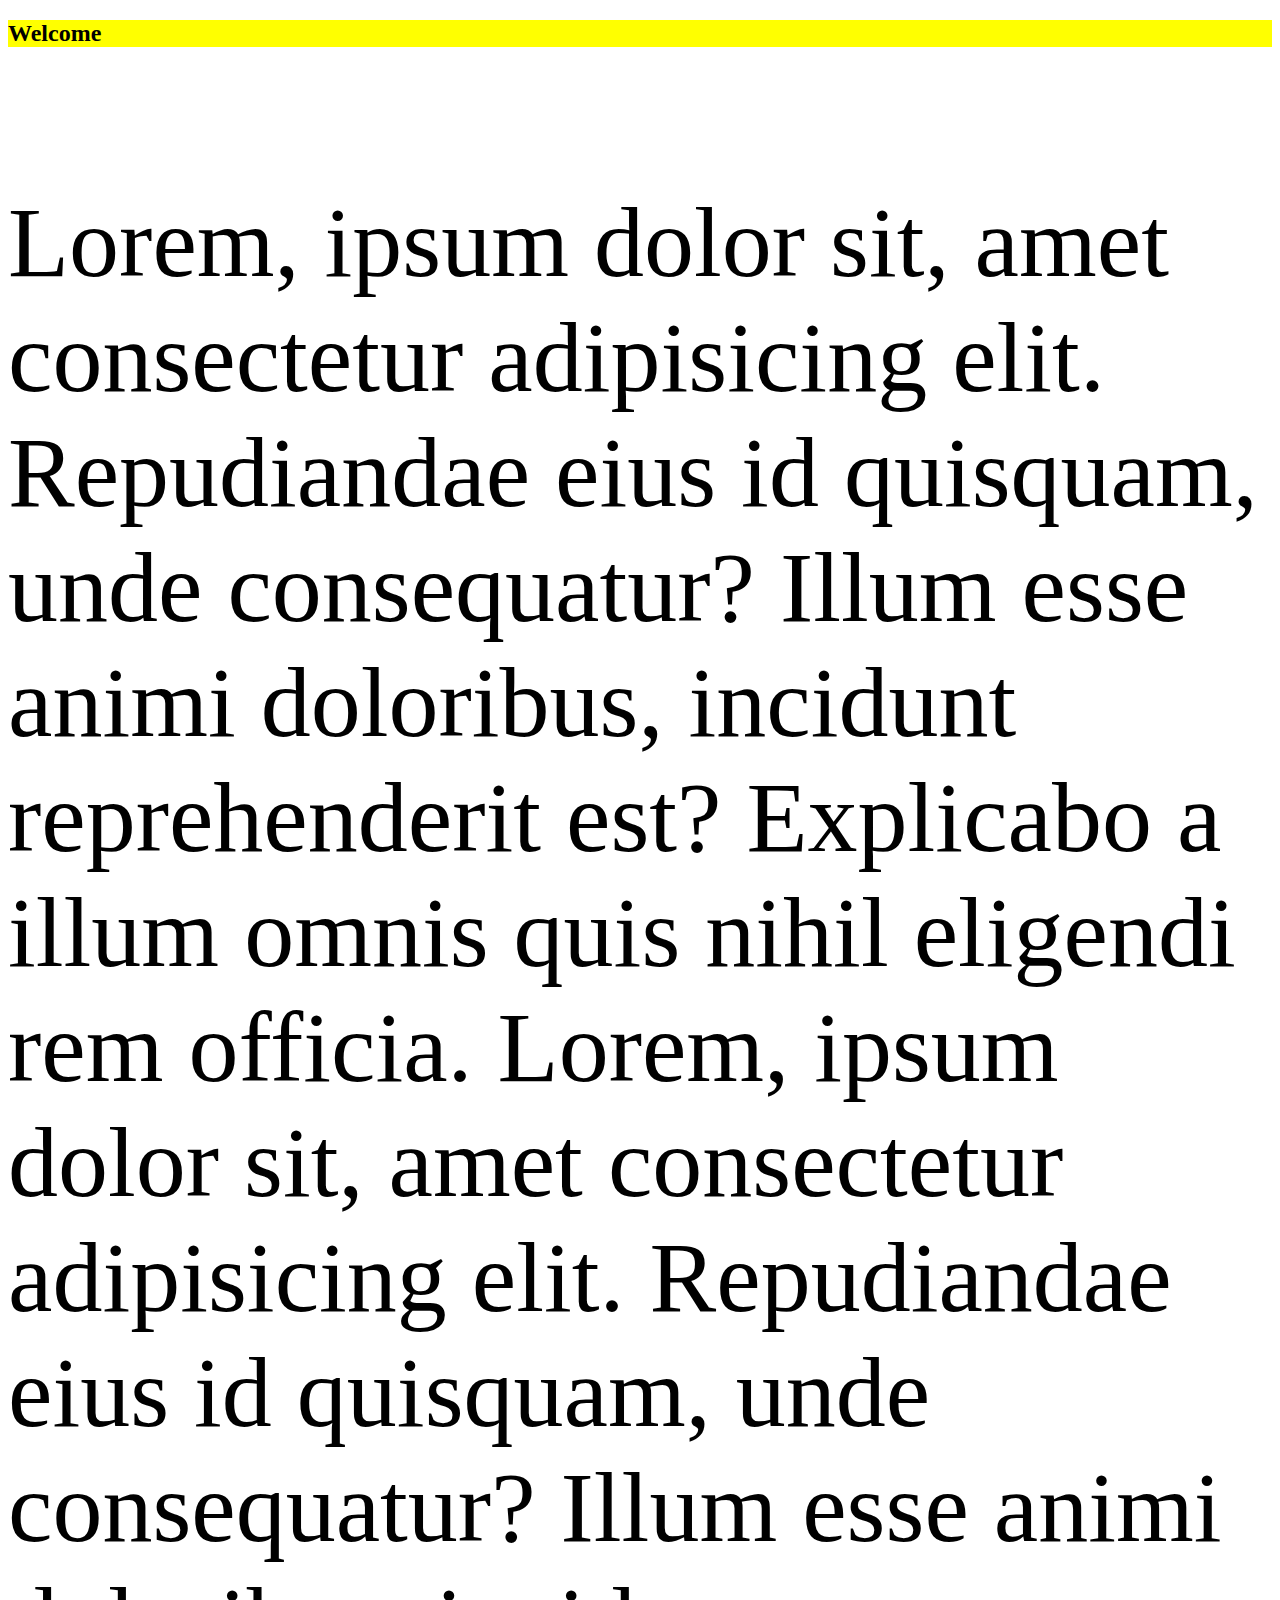
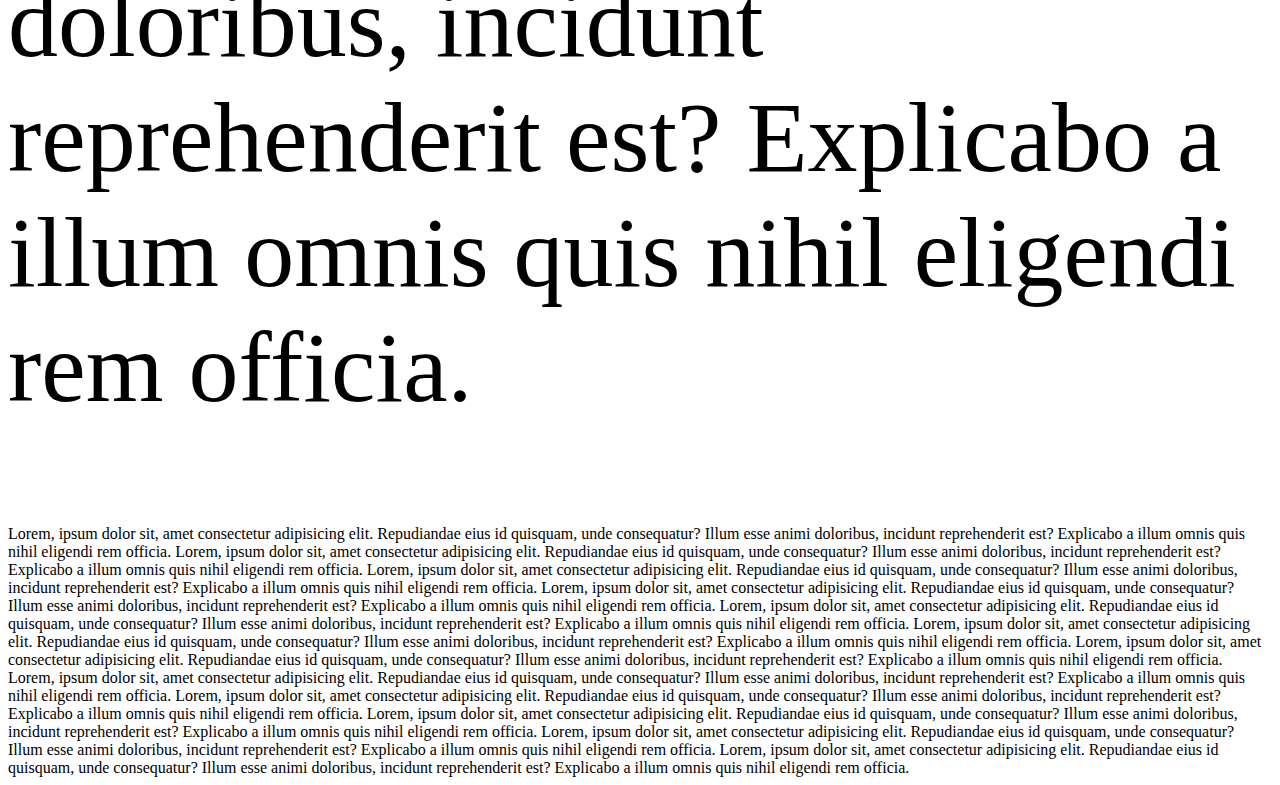
<file: sticky.html>
<!DOCTYPE html>
<html>
<head>
	<meta charset="utf-8">
	<meta name="viewport" content="width=device-width, initial-scale=1">
	<title></title>

	<style type="text/css">
		
		.st{
			position: sticky;
			top: 0;
		}



	</style>

</head>
<body>


	<div class="st"><h2 style="background-color: yellow;color: black;">Welcome</h2></div><br>

	<p style="font-size: 100px;">Lorem, ipsum dolor sit, amet consectetur adipisicing elit. Repudiandae eius id quisquam, unde consequatur? Illum esse animi doloribus, incidunt reprehenderit est? Explicabo a illum omnis quis nihil eligendi rem officia.
	Lorem, ipsum dolor sit, amet consectetur adipisicing elit. Repudiandae eius id quisquam, unde consequatur? Illum esse animi doloribus, incidunt reprehenderit est? Explicabo a illum omnis quis nihil eligendi rem officia.</p>
	Lorem, ipsum dolor sit, amet consectetur adipisicing elit. Repudiandae eius id quisquam, unde consequatur? Illum esse animi doloribus, incidunt reprehenderit est? Explicabo a illum omnis quis nihil eligendi rem officia.

	Lorem, ipsum dolor sit, amet consectetur adipisicing elit. Repudiandae eius id quisquam, unde consequatur? Illum esse animi doloribus, incidunt reprehenderit est? Explicabo a illum omnis quis nihil eligendi rem officia.
	Lorem, ipsum dolor sit, amet consectetur adipisicing elit. Repudiandae eius id quisquam, unde consequatur? Illum esse animi doloribus, incidunt reprehenderit est? Explicabo a illum omnis quis nihil eligendi rem officia.
	Lorem, ipsum dolor sit, amet consectetur adipisicing elit. Repudiandae eius id quisquam, unde consequatur? Illum esse animi doloribus, incidunt reprehenderit est? Explicabo a illum omnis quis nihil eligendi rem officia.
	Lorem, ipsum dolor sit, amet consectetur adipisicing elit. Repudiandae eius id quisquam, unde consequatur? Illum esse animi doloribus, incidunt reprehenderit est? Explicabo a illum omnis quis nihil eligendi rem officia.
	Lorem, ipsum dolor sit, amet consectetur adipisicing elit. Repudiandae eius id quisquam, unde consequatur? Illum esse animi doloribus, incidunt reprehenderit est? Explicabo a illum omnis quis nihil eligendi rem officia.
	Lorem, ipsum dolor sit, amet consectetur adipisicing elit. Repudiandae eius id quisquam, unde consequatur? Illum esse animi doloribus, incidunt reprehenderit est? Explicabo a illum omnis quis nihil eligendi rem officia.
	Lorem, ipsum dolor sit, amet consectetur adipisicing elit. Repudiandae eius id quisquam, unde consequatur? Illum esse animi doloribus, incidunt reprehenderit est? Explicabo a illum omnis quis nihil eligendi rem officia.
	Lorem, ipsum dolor sit, amet consectetur adipisicing elit. Repudiandae eius id quisquam, unde consequatur? Illum esse animi doloribus, incidunt reprehenderit est? Explicabo a illum omnis quis nihil eligendi rem officia.
	Lorem, ipsum dolor sit, amet consectetur adipisicing elit. Repudiandae eius id quisquam, unde consequatur? Illum esse animi doloribus, incidunt reprehenderit est? Explicabo a illum omnis quis nihil eligendi rem officia.
	Lorem, ipsum dolor sit, amet consectetur adipisicing elit. Repudiandae eius id quisquam, unde consequatur? Illum esse animi doloribus, incidunt reprehenderit est? Explicabo a illum omnis quis nihil eligendi rem officia.
	Lorem, ipsum dolor sit, amet consectetur adipisicing elit. Repudiandae eius id quisquam, unde consequatur? Illum esse animi doloribus, incidunt reprehenderit est? Explicabo a illum omnis quis nihil eligendi rem officia.


</body>
</html>
</file>
<file: skeletabs-master/skeletabs-master/dist/skeletabs.css>
/*! Skeletabs v2.1.3-alpha.0: bundled themes and effects | MIT License */.skltbs-theme-light .skltbs-tab-group,.skltbs-theme-dark .skltbs-tab-group{margin:0;padding:0;list-style:none}.skltbs-theme-light .skltbs-tab-group::after,.skltbs-theme-dark .skltbs-tab-group::after{content:"";clear:both;display:table}.skltbs-theme-light .skltbs-tab-item,.skltbs-theme-dark .skltbs-tab-item{float:left;margin:0 3px 3px 0}.skltbs-theme-light .skltbs-tab,.skltbs-theme-dark .skltbs-tab{display:block;padding:1em 1.25em;color:inherit;border:0;font-family:inherit;font-size:1rem;-webkit-appearance:none;-moz-appearance:none;appearance:none;-webkit-user-select:none;-moz-user-select:none;-ms-user-select:none;user-select:none;-ms-touch-action:manipulation;touch-action:manipulation}.skltbs-theme-light .skltbs-tab:disabled,.skltbs-theme-dark .skltbs-tab:disabled{background:transparent;cursor:not-allowed;-ms-touch-action:none;touch-action:none}.skltbs-theme-light .skltbs-panel,.skltbs-theme-dark .skltbs-panel{padding:15px 25px;border:2px solid}.skltbs-theme-light .skltbs-panel-heading,.skltbs-theme-dark .skltbs-panel-heading{margin-top:3px}.skltbs-theme-light .skltbs-panel-heading:first-child,.skltbs-theme-dark .skltbs-panel-heading:first-child{margin-top:0}.skltbs-theme-light .skltbs-panel-heading .skltbs-tab,.skltbs-theme-dark .skltbs-panel-heading .skltbs-tab{width:100%}.skltbs-theme-light{color:#333}.skltbs-theme-light .skltbs-tab{background:#f6f6f8}.skltbs-theme-light .skltbs-tab:focus{outline:0;-webkit-box-shadow:inset 0 0 0 2px #0a69ca;box-shadow:inset 0 0 0 2px #0a69ca}.skltbs-theme-light .skltbs-tab:disabled{color:#ccc;background:transparent}.skltbs-theme-light .skltbs-tab.skltbs-active{color:#fff;background:#2b8ff5}.skltbs-theme-light .skltbs-tab.skltbs-active:focus,.skltbs-theme-light .skltbs-tab.skltbs-active:hover{border-color:#5ca9f7}.skltbs-theme-light .skltbs-panel{background-color:#fff;border:2px solid #f6f6f8}.skltbs-theme-light .skltbs-panel:focus{outline:0;border-color:#74b6f8}.skltbs-theme-dark{color:#fff}.skltbs-theme-dark .skltbs-tab{background:#2d2e2f}.skltbs-theme-dark .skltbs-tab:focus{outline:0;-webkit-box-shadow:inset 0 0 0 2px #085cb2;box-shadow:inset 0 0 0 2px #085cb2}.skltbs-theme-dark .skltbs-tab:disabled{color:#fff;background:transparent}.skltbs-theme-dark .skltbs-tab.skltbs-active{background:#2b8ff5}.skltbs-theme-dark .skltbs-tab.skltbs-active:focus,.skltbs-theme-dark .skltbs-tab.skltbs-active:hover{border-color:#000}.skltbs-theme-dark .skltbs-panel{background-color:#1a1b1c;border:2px solid #2d2e2f}.skltbs-theme-dark .skltbs-panel:focus{outline:0;border-color:#085cb2}.skltbs-mode-tabs .skltbs-panel-group{position:relative}.skltbs-mode-tabs.use-fade .skltbs-panel{position:relative;-webkit-transition:opacity 500ms;transition:opacity 500ms}.skltbs-mode-tabs.use-fade .skltbs-leave{position:absolute;top:0;display:block !important;opacity:1}.skltbs-mode-tabs.use-fade .skltbs-leave-active{opacity:0}.skltbs-mode-tabs.use-fade .skltbs-enter{opacity:0}.skltbs-mode-tabs.use-fade .skltbs-enter-active{opacity:1}.skltbs-mode-tabs.use-fade-scale .skltbs-panel{position:relative;-webkit-transition:500ms;transition:500ms;-webkit-transition-property:opacity,-webkit-transform;transition-property:opacity,-webkit-transform;transition-property:opacity,transform;transition-property:opacity,transform,-webkit-transform}.skltbs-mode-tabs.use-fade-scale .skltbs-leave{position:absolute;top:0;display:block !important;opacity:1;-webkit-transform:scale(1);-ms-transform:scale(1);transform:scale(1)}.skltbs-mode-tabs.use-fade-scale .skltbs-leave-active{opacity:0;-webkit-transform:scale(0.95);-ms-transform:scale(0.95);transform:scale(0.95)}.skltbs-mode-tabs.use-fade-scale .skltbs-enter{opacity:0;-webkit-transform:scale(0.95);-ms-transform:scale(0.95);transform:scale(0.95)}.skltbs-mode-tabs.use-fade-scale .skltbs-enter-active{opacity:1;-webkit-transform:scale(1);-ms-transform:scale(1);transform:scale(1)}.skltbs-mode-tabs.use-drop .skltbs-panel{position:relative;-webkit-transition:500ms;transition:500ms;-webkit-transition-property:opacity,-webkit-transform;transition-property:opacity,-webkit-transform;transition-property:opacity,transform;transition-property:opacity,transform,-webkit-transform}.skltbs-mode-tabs.use-drop .skltbs-leave{position:absolute;top:0;display:block !important;opacity:1;-webkit-transform:translate3d(0, 0, 0);transform:translate3d(0, 0, 0)}.skltbs-mode-tabs.use-drop .skltbs-leave-active{opacity:0;-webkit-transform:translate3d(0, 50%, 0);transform:translate3d(0, 50%, 0)}.skltbs-mode-tabs.use-drop .skltbs-enter{opacity:0;-webkit-transform:scale(0.5);-ms-transform:scale(0.5);transform:scale(0.5)}.skltbs-mode-tabs.use-drop .skltbs-enter-active{opacity:1;-webkit-transform:scale(1);-ms-transform:scale(1);transform:scale(1)}.skltbs-mode-tabs.use-rotate .skltbs-panel-group{overflow:hidden}.skltbs-mode-tabs.use-rotate .skltbs-panel{position:relative;-webkit-transition:500ms;transition:500ms;-webkit-transition-property:opacity,-webkit-transform;transition-property:opacity,-webkit-transform;transition-property:opacity,transform;transition-property:opacity,transform,-webkit-transform}.skltbs-mode-tabs.use-rotate .skltbs-leave{position:absolute;top:0;display:block !important;opacity:1;-webkit-transform:translate3d(0, 0, 0);transform:translate3d(0, 0, 0)}.skltbs-mode-tabs.use-rotate .skltbs-leave-active{opacity:0;-webkit-transform:translate3d(-50%, 0, 0);transform:translate3d(-50%, 0, 0)}.skltbs-mode-tabs.use-rotate .skltbs-enter{opacity:0;-webkit-transform:translate3d(50%, 0, 0);transform:translate3d(50%, 0, 0)}.skltbs-mode-tabs.use-rotate .skltbs-enter-active{opacity:1;-webkit-transform:translate3d(0, 0, 0);transform:translate3d(0, 0, 0)}
</file>
<file: skeletabs-master/skeletabs-master/test/index.css>
html {
  font-size: 16px;
}

body {
  margin: 30px 20px;
}

.drawer {
  position: relative;
  max-width: 1200px;
  height: 100%;
  margin: 0 auto;
  padding-right: 260px;
  color: #333;
  line-height: 1.7em;
}

.control {
  position: fixed;
  top: 30px;
  right: 20px;
  width: 240px;
}

.control-row {
  margin-bottom: 10px;
}

.control-label {
  display: block;
  margin-bottom: 0.25em;
}

.control-select {
  display: block;
  width: 100%;
  padding: 0.5em 0.25em;
  font: inherit;
  border: 1px solid #aaa;
}

.control-dump {
  min-height: 5em;
  padding: 10px;
  background-color: #f4f4f6;
  font-size: 15px;
  word-wrap: break-word;
}

.control-button {
  display: block;
  width: 100%;
  padding: 0.5em 0.25em;
  color: #fff;
  background: #333;
  border: 0;
  font: inherit;
  text-align: center;
  text-transform: uppercase;
  appearance: none;
}

.control-button:focus,
.control-button:hover {
  background: #2b8ff5;
  outline: 0;
}

@media (max-width: 768px) {
  body {
    margin: 20px;
  }

  .drawer {
    padding-right: 0;
  }

  .control {
    position: static;
    top: auto;
    right: auto;
    width: auto;
    max-width: 480px;
    margin: 20px auto 0;
  }
}
</file>
<file: css/furniture.css>
@import url('https://fonts.googleapis.com/css2?family=DM+Sans:wght@400;500&family=Playfair+Display:wght@500;600;700&display=swap');

/*font-family: 'DM Sans', sans-serif;
font-family: 'Playfair Display', serif;*/

*{
	margin: 0px;
	padding: 0px;
	box-sizing: border-box;
}

body{
	display: flex;
	justify-content: center;
	background-color: white!important;
	min-height: 100vh;
	width: 100%;
}

.header{
	width: 80%;
	height: 86px;
	background-color: white;
}
.menu-container {
    bottom: 0!important;
    right: 0!important;
    position: sticky!important;
}
.menu-toggle-btn {
    right: 25px!important;
    background-color: white!important;
    box-shadow: 1px 1px 14px 5px #16776375!important;
}
.menu-toggle-btn i {
    color: #167763!important
}

.menu-list {
    bottom: -2px!important;
    right: 25px!important;
}

.menu-list .menu-item {
    background-color: #167763!important;
}

a.grt-logo {
    margin-left: 180px;
    margin-top: 10px;
}

a.grt-logo h5 {
   color: black;
   font-family: 'Playfair Display', serif;
   font-size: 40px;
   margin-top: 5px;
}

a:hover h5{
    color: #167763;
    text-decoration: none;
}
header nav {
    margin-right: 200px;
    margin-top: 10px;
}
ul.grt-menu li.active a:hover {
    color: #167763;
     box-shadow: none; 
}
ul.grt-menu li.grt-dropdown ul.grt-dropdown-list li a {
   font-family: 'Playfair Display', serif;
    }

ul.grt-menu li.grt-dropdown ul.grt-dropdown-list li a:hover {
	color: #ffffffb3;
}

/*search box*/

.topnav {
  overflow: hidden;
      margin-top: -56px;
    margin-left: 315px;
}

.topnav a {
  float: left;
  display: block;
  color: black;
  text-align: center;
  padding: 14px 16px;
  text-decoration: none;
  font-size: 17px;
}

.topnav a:hover {
  background-color: #ddd;
  color: black;
}

.topnav a.active {
  background-color: #2196F3;
  color: white;
}

.topnav .search-container {
  float: right;
      width: 500px;
}

.topnav input[type=text] {
  padding: 6px;
  margin-top: 8px;
  font-size: 15px;
  border: none;
  width: 448px;
  padding-left: 15px;
      background-color: #e0edf4;
}

.topnav .search-container button {
      float: right;
    padding: 6px 10px;
    margin-right: 56px;
    font-size: 17px;
    border: none;
    cursor: pointer;
    color: #167763;
    position: relative;
    margin-top: -37px;
}

.topnav .search-container button:hover {
  background: #ccc;
}

.banner{
	width: 100%;
	height: 500px;
	margin-top: 90px;
	
}

.banner-details{
	width: 570px;
	background-color: #e0edf4;
	height: 500px;
	margin-left: -15px;
}

.banner-details h1{
	font-size: 50px;
	font-family: 'Playfair Display', serif;
	padding: 0 110px;
	font-weight: 500;
	padding-top: 110px;
}

.banner-details h6{
	font-size: 14px;
	font-family: 'DM Sans', sans-serif;
	padding: 0 110px;
	text-align: justify;
	font-weight: 200;
	padding-top: 10px;
	color: grey;
}

[type=button]:not(:disabled), [type=reset]:not(:disabled), [type=submit]:not(:disabled), button:not(:disabled) {
    border: 1px;
     background-color: transparent;
    color: white;
}

.button{
	width: 130px;
	height: 50px;
	background-color: black;
	margin-left: 110px;
	margin-top: 20px;
	transition: .2s;
	outline: none;
}

.button:hover{
	background-color: #167763;
}

.button i{
	color: white;
	font-size: 14px;
	    margin-left: -10px;
}

.button i:hover{
	font-size: 18px;
}

.read{
	padding: 15px;
	font-size: 14px;
	font-family: 'DM Sans', sans-serif;
	cursor: pointer;
}

.banner-img{
	background-color: #f2f9f4;
	width: 570px;
	height: 500px;
	display: flex;
	justify-content: center;
	align-items: center;
	    margin-left: -15px;
}

.banner1{
	width: 70px;
	height: 70px;
	border-radius: 50%;
	background-color: #167763;
	margin-top: 380px;
}

.banner2{
	width: 100px;
	height: 100px;
	border-radius: 50%;
	background-color: #167763;
	margin-top: -330px;
	    margin-left: -30px;
}

.banner-img img{
	width: 350px;
	height: 350px;
	border-radius: 50%;
	border: 3px solid #167763;
	margin-left: -50px;
}

.features{
	margin-top: 30px;
	height: 500px;
}

.features h6{
	margin-left: 30px;
	font-size: 14px;
	font-family: 'DM Sans', sans-serif;
	color: red;
}

.features h2{
	font-family: 'Playfair Display', serif;
	font-size: 30px;
	margin-left: 30px;
	font-weight: 700;
}

.fea{
	margin-bottom: 30px;
}

.item img{
	width: 270px;
    height: 250px;
    cursor: pointer;
}

.img1, .img2, .img3, .img4{
	width: 270px;
	height: 250px;
}

.img1:hover, .img2:hover, .img3:hover, .img4:hover{
	    
    background-color: #167763;
}

.img1 img, .img2 img, .img3 img, .img4 img{
	width: 270px;
	height: 250px;
	cursor: pointer;
  	transition: transform .2s;
}

.img-icon {
    position: relative;
    left: -55%;
    display: flex;
}

.img1 img:hover, .img2 img:hover, .img3 img:hover, .img4 img:hover{
	transform: scale(1.1);
	opacity: 70%;
	border: 2px solid #167763;
}

.sofa{
	padding-top: 20px;
	display: flex;
	justify-content: space-between;
	align-items: center;
}

.sofa h5{
	font-family: 'Playfair Display', serif;
	font-size: 18px;
	font-weight: 500;
}

.sofa h6{
	font-size: 14px;
	font-family: 'DM Sans', sans-serif;
	color: black;
	margin-left: 15px;
}

.img-details h6{
	font-size: 14px;
	font-family: 'DM Sans', sans-serif;
	color: grey;
	margin-left: 0px;
}

.collection{
	margin-top: -50px;
	height: 500px;
}

.collection h2{
	font-family: 'Playfair Display', serif;
	font-size: 30px;
	margin-left: 30px;
	font-weight: 700;
}

.collection h6{
	margin-left: 30px;
	font-size: 14px;
	font-family: 'DM Sans', sans-serif;
	color: red;
}

.collection-details{
	float: right;
	margin-top: -70px;
}

.collection-details h6 {
    padding-left: 600px;
    text-align: justify;
    margin-top: 30px;
    color: grey;
}

.chair{
	padding-top: 20px;
	text-align: center;
}

.chair h5{
	font-family: 'Playfair Display', serif;
	font-size: 18px;
	font-weight: 500;
}

.chair h6{
	font-size: 14px;
	font-family: 'DM Sans', sans-serif;
	color: grey;
}

.button1{
	width: 130px;
	height: 50px;
	background-color: black;
	    margin-left: 500px;
	margin-top: 20px;
	transition: .2s;
	outline: none;
}

.button1:hover{
	background-color: #167763;
}

.button1 i{
	color: white;
	font-size: 12px;
	    margin-left: 3px;
}

.button1 i:hover{
	font-size: 18px;
}

.show{
	padding: 15px;
	font-size: 14px;
	font-family: 'DM Sans', sans-serif;
	cursor: pointer;
}

.selling{
	margin-top: 100px;
	height: 500px;
}

.selling h2{
	font-family: 'Playfair Display', serif;
	font-size: 30px;
	text-align: center;
	font-weight: 700;
}

.selling h6{
	text-align: center;
	font-size: 14px;
	font-family: 'DM Sans', sans-serif;
	color: red;
}

.selling-details h6 {
    padding-left: 600px;
    text-align: justify;
    margin-top: 30px;
    color: grey;
}

.selling-icons{
	float: right;
	display: flex;
	justify-content: space-between;
	align-items: center;
	margin-top: -35px;
	margin-right: 30px;
}

.soft{
	padding-top: 20px;
	display: flex;
	justify-content: space-between;
	align-items: center;
}

.soft h5{
	font-family: 'Playfair Display', serif;
	font-size: 14px;
	font-weight: 500;
}

.soft h6{
	font-size: 20px;
	font-family: 'DM Sans', sans-serif;
	color: black;
	margin-left: 15px;
	cursor: pointer;
}

.soft h6:hover{
	font-size: 20px;
	color: grey;
}

.sell-details h6{
	font-size: 20px;
	font-family: 'DM Sans', sans-serif;
	color: black;
	font-weight: 600;
	margin-left: -130px;
	margin-top: -3px;
	letter-spacing: 4px;
}

.service{
	margin-top: 10px;
	height: 500px;
}

.service h2{
	font-family: 'Playfair Display', serif;
	font-size: 30px;
	text-align: center;
	font-weight: 700;
}

.service h6{
	text-align: center;
	font-size: 14px;
	font-family: 'DM Sans', sans-serif;
	color: red;
}

.white-box{
	    width: 270px;
    height: 190px;
    box-shadow: 10px 3px 10px 0px #d5d4d4;
}

.white-box i{
	padding: 30px;
    font-size: 20px;
    color: grey;
}

.white-box h3{
	font-family: 'Playfair Display', serif;
	font-size: 18px;
	font-weight: 700;
    padding-left: 30px;
    margin-top: -20px;
}

.white-box h6{
	    font-size: 12px;
    font-family: 'DM Sans', sans-serif;
    color: grey;
    text-align: justify;
    padding-left: 30px;
    margin-right: 30px;
        font-weight: lighter;

}

.button2{
	width: 140px;
	height: 50px;
	background-color: black;
	    margin-left: 500px;
	margin-top: 50px;
	transition: .2s;
}

.button2:hover{
	background-color: #167763;
}

.button2 i{
	color: white;
	font-size: 14px;
	    margin-left: -10px;
}

.button2 i:hover{
	font-size: 18px;
}

.subscribe{
	height: 275px;
	    margin-top: -30px;
}

.subscribe h2{
	font-family: 'Playfair Display', serif;
	font-size: 30px;
	text-align: center;
	font-weight: 700;
}

.news img{
	    width: 80px;
    height: 80px;
    border-radius: 50%;
    float: right;
    margin-top: -90px;
    margin-right: 150px;
}

.news1 img{
	width: 80px;
    height: 80px;
    border-radius: 50%;
        margin-left: 140px;
    margin-top: 30px;
}

.news1 form{
	background-color: white;
	border-radius: 7px;
    width: 500px;
    height: 53px;
    margin-top: -60px;
    margin-left: 320px;
    border: 2px solid #167763;
}

.news1 input{
	    border: 1px;
    float: left;
    padding-left: 15px;
    border-radius: 7px;
    font-family: 'DM Sans', sans-serif;
    font-weight: 500;
    margin-top: 15px;
    outline: none;
}

.news1 .submit{
	background-color: black;
    color: white;
 padding: 10px 45px;
    border-radius: 5px;
    font-family: 'DM Sans', sans-serif;
    font-weight: 500;
    font-size: 20px;
    margin-left: 130px;
    transition: 2s;
}

.submit:hover{
  border: 2px solid #167763;
  background-color: transparent;
  color: #167763;
}

.footer{
	margin-top: 10px;
	height: 350px;
	background-color: #e0edf4;
}

.footer .logo h5 {
    font-family: 'Playfair Display', serif;
    font-size: 35px;
    margin-top: 60px;
    margin-left: 30px;
    cursor: pointer;
        padding-bottom: 20px;
}

.footer .logo h6 {
    font-family: 'DM Sans', sans-serif;
    font-size: 14px;
    margin-left: 30px;
    color: grey;
}

.social-icons{
	display: flex;
	justify-content: flex-start;
	align-items: center;
	 margin-left: 15px;
	 padding-top: 20px;
}

.fb, .twt, .link, .ins{
	width: 30px;
	height: 30px;
	border-radius: 50%;
	background-color: #167763;
	margin-left: 15px;
	padding: 2px 9px;
}

.fb i, .twt i, .link i, .ins i{
	color: white;
}

.footer .links h3 {
    font-family: 'Playfair Display', serif;
    font-size: 25px;
    margin-top: 65px;
    padding-bottom: 14px;
}

.footer .links ul{
	list-style: none;
}

.links ul li{
	padding-top: 10px;
}

.links ul a{
	color: black;
	font-family: 'DM Sans', sans-serif;
    font-size: 14px;
    font-weight: 500;
}

.links ul a:hover{
	color: #167763;
	text-decoration: none;
}

.footer h2{
	text-align: center;
	margin-top: 20px;
	font-family: 'Playfair Display', serif;
	font-size: 12px;
	color: grey;
}



@media screen and (max-width: 768px){

header nav {
  margin-right: 75px;
  margin-top: 13px;
}

a.grt-logo {
  margin-left: 55px;
}
ul.grt-menu li a {
  font-size: 18px;
}

.banner {

  height: 350px;
}
.banner-details {
  width: 307px;
  height: 340px;
}
.banner-img {
  width: 306px;
  height: 340px;
  }

.banner-details h1 {
  font-size: 30px;
  text-align: center;
  padding: 50px 20px 0 20px;
}
.banner-details h6 {
  font-size: 13px;
  text-align: center;
  padding: 20px 20px 0 20px;
}
.button {
  margin-left: 85px;
  margin-top: 30px;
  }

.banner1 {
  width: 40px;
  height: 40px;
  margin-top: 215px;
}
.banner-img img {
  width: 200px;
  height: 200px;
  margin-left: -9px;
  margin-top: 15px;
}
.banner2 {
  width: 60px;
  height: 60px;
  margin-top: -230px;
  margin-left: -25px;
}
.collection-details h6 {
  padding-left: 285px;
  margin-top: -5px;
}
.img1 img, .img2 img, .img3 img, .img4 img {
  width: 140px;
  height: 160px;
}
.img1, .img2, .img3, .img4 {
  width: 140px;
  height: 160px;
}
.chair {
  padding-top: 12px;
}
.chair h5 {
  font-size: 15px;
  text-align: center;
}
.chair h6 {
  font-size: 13px;
  text-align: center;
  margin-left: 0px;
}

.button1 {
    margin-left: 240px;
}
.selling {
  margin-top: -20px;
}
.sell-details h6 {
  font-size: 16px;
  text-align: center;
  margin-left: 0px;
}
.service {
  margin-top: -125px
}
.white-box {
  width: 150px;
  height: 160px;
  box-shadow: 3px 3px 14px 0px #d5d4d4;
}
.white-box i {
  padding: 15px;
}
.white-box h3 {
  font-size: 15px;
  padding-left: 14px;
  margin-top: -10px;
}
.white-box h6 {
  font-size: 10px;
  padding-left: 15px;
  margin-right: 10px;
}
.button2 {
  margin-left: 240px;
  margin-top: 20px;
}
.subscribe {
  margin-top: -120px;
}
.news img {
  width: 60px;
  height: 60px;
  margin-top: -70px;
  margin-right: 50px;
}
.news1 img {
  width: 60px;
  height: 60px;
  margin-left: 15px;
  margin-top: 10px;
}
.news1 form {
  width: 350px;
  height: 50px;
  margin-top: -56px;
  margin-left: 125px;
  border: 2px solid #167763;
}
.news1 input {
  margin-top: 12px;
  }
.news1 .submit {
  padding: 10px 23px;
  font-size: 16px;
  margin-left: 30px;
margin-top: 1px;
}
.footer {
  margin-top: -60px;
  height: 270px;
}
.footer .logo h5 {
  margin-top: 35px;
  margin-left: 5px;
font-size: 30px;
}
.footer .links h3 {
  font-size: 18px;
  margin-top: 42px;
}
.footer .logo h6 {
  font-size: 11px;
  margin-top: -1px;
  margin-left: 5px;
}
.social-icons {
  padding-top: 12px;
  margin-left: -11px;
}
.links ul li {
  padding-top: 4px;
 } 
 .links ul a {
  font-size: 11px;
}
.footer .links h3 {
  margin-left: 10px;
}
.footer .links ul {
  list-style: none;
  margin-left: 10px;
}
.fb, .twt, .link, .ins {
  width: 25px;
  height: 25px;
  padding: 0px 6px;
}
.fb i, .twt i, .link i, .ins i {
  font-size: 14px;
}
.footer h2 {
  margin-top: 10px;
}
}

@media (max-width:400px) {

a.grt-logo {
  margin-left: 125px;
}
a.grt-logo h5 {
  font-size: 30px;
  margin-top: -6px;
}
.topnav {
  overflow: hidden;
  margin-top: -12px;
  margin-left: 10px;
}

.topnav .search-container {
  width: 323px;
}

.topnav input[type="text"] {
  font-size: 13px;
  width: 300px;
}
.topnav .search-container button {
  margin-right: 26px;
  font-size: 15px;
  margin-top: -32px;
}
nav .grt-mobile-button {

  right: 35px;
}

header nav {
  margin-right: 46px;
  margin-top: -4px;
}

.banner-details {
  width: 280px;
  height: 215px;
}
.banner-details h1 {
  font-size: 22px;
  padding: 20px 2px 0 2px;
}
.banner-details h6 {
  font-size: 10px;
  padding: 8px 10px 0 10px;
}
.button {
  margin-left: 80px;
  margin-top: 15px;
  width: 115px;
height: 40px;
}
.read{
	padding-top: 11px;
padding-left: 12px;
font-size: 12px;
}
.banner-img {
  width: 280px;
  height: 300px;
}
.banner1 {
  width: 30px;
  height: 30px;
  margin-top: 210px;
}
.banner-img img {
  margin-left: -9px;
  margin-top: 5px;
}
.banner2 {
  width: 50px;
  height: 50px;
  margin-top: -207px;
  margin-left: -25px;
}
.features {
  margin-top: 190px;
}
.features h2 {
  font-size: 24px;
}
.collection h2 {
  font-size: 24px;
}
.collection-details h6 {
  padding-left: 1px;
  margin-top: 75px;
  font-size: 11px;
  margin-bottom: 20px;
}
.img1 img, .img2 img, .img3 img, .img4 img {
  width: 250px;
  height: 250px;
}
.img1, .img2, .img3, .img4 {
  width: 250px;
  height: 250px;
}

.img3{
	margin-bottom: 80px;
}
.chair {
  padding-top: 20px;
  padding-bottom: 20px;
}

.button1 {
  margin-left: 60px;
  margin-top: 70px;
  width: 115px;
height: 40px;
}
.show{
	padding-top: 11px;
padding-left: 12px;
font-size: 12px;
}

.selling {
  margin-top: 1070px;
}
.selling h2 {
  font-size: 24px;
}
.sell-details{
	padding-bottom: 25px;
}
.service {
  margin-top: 950px;
}
.service h2 {
  font-size: 24px;
}
.white-box {
  width: 250px;
  height: 140px;
margin-top: 15px;
}
.button2 {
  margin-left: 60px;
  margin-top: 25px;
  width: 115px;
height: 40px;
}
.subscribe {
  margin-top: 325px;
}
.subscribe h2 {
  font-size: 24px;
}

.subscribe h2 {
  font-size: 20px;
  margin-left: -85px;
}
.news img {
  margin-right: -4px;
  margin-top: -60px;
}
.news1 img {
  width: 40px;
  height: 40px;
  margin-left: 104px;
  margin-top: 10px;
}
.news1 form {
  width: 275px;
  margin-left: -13px;
  margin-top: 10px;
  border: 2px solid #167763;
}
.news1 .submit {
  font-size: 14px;
  margin-left: -39px;
  margin-top: 3px;
}

.footer{
	  height: 625px;
}

.footer .logo{
	  text-align: center;
  margin-top: 30px;
}
.footer .logo h6 {
  font-size: 14px;
}
.social-icons {
  margin-left: 40px;
}
.footer .links ul{
	margin-top: -20px;

}
.links ul li {
  padding-top: 0px;
}
.links ul a {
  font-size: 12px;
}

.links{
	margin-top: -30px;
}
}

/*product catalogue start */

.heading{
	margin-top: 115px;
	height: 100px;
}

.heading h6{
	font-size: 14px;
	font-family: 'DM Sans', sans-serif;
	color: red;
}

.heading h2{
	font-family: 'Playfair Display', serif;
	font-size: 30px;
	font-weight: 700;
}

<!-- 	side box Starts............... -->

.side-box{
	width: 300px;
	height: 800px;
	 margin-left: 30px;
}

.side-menu{
	width: 170px;
	height: 185px;
	border: 1px solid black;
	margin-top: 10px;
}

.active{
	margin-top: 10px;
}

.menu-name{
	display: flex;
	justify-content: space-between;
	align-items: center;
	padding-left: 20px;
	padding-right: 30px;
	padding-top: 10px;
}
.side-menu h6, .side-menu1 h6, .color h6, .size h6{
	font-family: 'Playfair Display', serif;
   font-size: 12px;
   color: #167763;
}

.side-menu i, .side-menu1 i, .color i, .size i{
	font-size: 12px;
	cursor: pointer;
}
.side-menu i:hover, .side-menu1 i:hover, .color i:hover, .size i:hover{
	color: #167763;
	font-size: 15px;
}

.side-menu1{
	width: 170px;
	height: 120px;
	border: 1px solid black;
	margin-top: 10px;
}

.active1{
	border-bottom: 1px solid black;
}
.active1 i{
	margin-top: -10px;
}
.range{
	margin-left: 18px;
	margin-top: 10px;
}
.range .button {
    width: 62px;
    height: 28px;
    margin-top: 8px;
    transition: .2s;
    font-size: 12px;
    border-radius: 5px;
    border: 1px solid #167763;
    margin-left: 1px;
    color: black;
}
.range .button:hover{
	color: white;
}
.color{
	width: 170px;
	height: 210px;
	border: 1px solid black;
	margin-top: 10px;
}
.size{
		width: 170px;
	height: 220px;
	border: 1px solid black;
	margin-top: 10px;
}

.green, .violet, .black, .red, .blue, .marun, .orange, .yellow, .aqua, .sky, .white, .beige{
	width: 20px;
	height: 20px;
	border-radius: 50%;
}
.green{
	background-color: green;
}
.violet{
	background-color: violet;
}
.black{
	background-color: black;
}
.red{
	background-color: red;
}
.blue{
	background-color: blue;
}
.marun{
	background-color: maroon;
}
.orange{
	background-color: orange;
}
.aqua{
	background-color: aqua;
}
.sky{
	background-color: skyblue;
}
.white{
	background-color: papayawhip;
}
.beige{
	background-color: beige;
}
.yellow{
	background-color: yellow;
}

.pallet1, .pallet2, .pallet3{
	display: flex;
	justify-content: space-between;
	align-items: center;
	margin-top: 10px;
	margin-left: 20px;
	margin-right: 20px;
	padding-top: 10px;
	padding-bottom: 10px;
	cursor: pointer;
}

.pallet1 h6, .pallet2 h6, .pallet3 h6{
	font-family: 'DM Sans', sans-serif;
   font-size: 10px;
	color: black;
	padding-top: 25px;
	text-align: center;
	margin-left: -3px;
}

<!-- tabs starts...................-->

.nav .nav-tabs {
    border-bottom: 1px solid #167763;
    margin-top: -30px;
    margin-left: 160px;
}
.nav-tabs{
	    margin-left: 160px;
}

.nav-tabs .nav-link:focus, .nav-tabs .nav-link:hover{
	background-color: #167763;
	color: white;
}

.nav-tabs .nav-link{
	margin-top: 7px;
	color: #167763;
	font-family: 'DM Sans', sans-serif;
}

.tab-pane{
	    margin-left: -190px;
    margin-top: 23px;
}

.sort-image img{
	width: 200px;
	height: 200px;
}
.sort-content h5{
	font-family: 'Playfair Display', serif;
   font-size: 17px;
   color: #167763;
       margin-left: 22px;
    margin-top: 20px;
}
.sort-content h6{
	font-family: 'Playfair Display', serif;
   font-size: 16px;
   margin-left: 60px;
    margin-top: 4px;
}
.star{
	margin-left: 50px;

}
.star i{
   font-size: 15px;
   color: #167763;
}

.sort-content .choose{
	    width: 90px;
    height: 35px;
    border-radius: 5px;
    border: 1px solid #167763;
    color: black;
    font-size: 14px;
	font-family: 'DM Sans', sans-serif;
    margin-left: 50px;
    margin-top: 6px;
}

.sort-content .choose:hover, .modal-foooter .cart:hover, .modal-foooter .cross:hover{
	background-color: #167763;
	color: white;
}
.modal-header{
	margin-top: 50px;
}
.modal-header img{
	    width: 300px;
    height: 300px;
        margin-left: 85px;
        margin-top: -50px;
    margin-right: 8px;
}

.modal-header .close {
    padding: 0rem 2rem;
    margin: -3rem -1rem -1rem auto;
}

.modal-header span{
	    color: black;
    font-size: 45px;
}
.modal-content h5{
	text-align: center;
    font-size: 20px;
    margin-top: 8px;
}
.modal-content .star{
	margin-left: 210px;
}
.modal-content h6{
	text-align: center;
    font-size: 18px;
    margin-left: 20px;
}
.modal-foooter .cart{
	margin-bottom: 20px;
    margin-top: 7px;
     margin-left: 110px;
      width: 120px;
    height: 35px;
    border-radius: 5px;
    color: black;
    border: 1px solid #167763;
    font-size: 14px;
	font-family: 'DM Sans', sans-serif;
}

.modal-foooter .cart a:hover{
	color: white;
}

.modal-foooter .cross{
	margin-bottom: 20px;
    margin-top: 7px;
    margin-left: 40px;
     width: 120px;
    height: 35px;
    border-radius: 5px;
    border: 1px solid #167763;
    color: black;
    font-size: 14px;
	font-family: 'DM Sans', sans-serif;
}

.subscribe1{
    height: 275px;
    margin-top: 375px;
}
.subscribe1 h2{
	font-family: 'Playfair Display', serif;
	font-size: 30px;
	text-align: center;
	font-weight: 700;
}





<!-- 	Add to cart............... -->

.product{
	margin-top: 100px;
}
.product .logo-name{
	background-color: #257e6a0f;
	margin-top: 110px;
	height: 50px;
	box-shadow: 0px 1px 2px rgba(0, 0, 0, .20);
}
.logo-name h2{
	text-align: center;
	font-family: 'Playfair Display', serif;
	font-size: 30px;
	padding-top: 5px;
}
.product .delivery{
	background-color: #257e6a0f;
	margin-top: 8px;
	height: 65px;
		box-shadow: 0px 1px 2px rgba(0, 0, 0, .20);
		padding-left: 12px;
		padding-top: 10px;
}
.delivery h6{
	font-size: 14px;
	font-family: 'DM Sans', sans-serif;
	color: grey;
}
.delivery span{
	font-size: 14px;
	font-family: 'DM Sans', sans-serif;
	color: black;
	font-weight: 700;
}
.delivery .change {
	width: 100px;
    height: 35px;
    border-radius: 5px;
    border: 1px solid #167763;
    color: black;
    font-size: 14px;
	font-family: 'DM Sans', sans-serif;
	float: right;
	    margin-top: -47px;
	    margin-right: 15px;
}
.delivery .change:hover{
	background-color: #167763;
	color: white;
}
.delivery .home{
width: 50px;
    height: 22px;
    border-radius: 2px;
    background-color: lightgrey;
    color: black;
    font-size: 10px;
	font-family: 'DM Sans', sans-serif;
	margin-left: 10px;
	    margin-top: -2px;

}
.product-details{
	background-color: #257e6a0f;
	margin-top: 8px;
	height: 250px;
		box-shadow: 0px 1px 2px rgba(0, 0, 0, .20);
		padding-left: 12px;
		padding-top: 10px;
		display: flex;
}
.product-details img{
	width: 150px;
	height: 150px;
	margin-top: 15px;
}
.product-content{
	margin-left: 20px;
	margin-top: 30px;
}
.product-content h5{
	font-family: 'Playfair Display', serif;
	font-size: 25px;
	color: #167763;
}
.product-content h3{
	font-family: 'Playfair Display', serif;
	font-size: 14px;
	color: grey;
	margin-top: -5px;
}
.price{
	display: flex;
	margin-top: 25px;
	justify-content: center;
	align-items: center;
}
.price h6{
font-family: 'DM Sans', sans-serif;
	font-size: 15px;
	color: grey;
	text-decoration: line-through;
}
.price h5{
font-family: 'DM Sans', sans-serif;
	font-size: 18px;
	color: black;
	margin-left: 10px;
}

.price h4{
font-family: 'DM Sans', sans-serif;
	font-size: 15px;
	color: #167763;
	margin-left: 10px;
}
.product-content .save, .product-content .remove{
	width: 120px;
    height: 35px;
    border-radius: 5px;
    color: black;
    font-size: 17px;
	font-family: 'DM Sans', sans-serif;
	    margin-top: 30px;
	    font-weight: 500;
}

.save a{
	color: black;
}

.save a:hover{
	color: #167763;
}
.product-content .save:hover, .product-content .remove:hover{
	color: #167763;
	 font-weight: 500;
}

.deliver-by{
	    margin-top: 40px;
    margin-left: 18px;
}
.deliver-by h3{
		font-family: 'DM Sans', sans-serif;
	font-size: 14px;
	color: grey;
	margin-top: -5px;
}
.deliver-by h4{
font-family: 'DM Sans', sans-serif;
	font-size: 15px;
	color: #167763;
}
.deliver-by h6{
font-family: 'DM Sans', sans-serif;
	font-size: 15px;
	color: grey;
	text-decoration: line-through;
    margin-top: -25px;
    margin-left: 40px;
}

.place-order{
	background-color: #257e6a0f;
	margin-top: 2px;
	height: 80px;
		box-shadow: 0px -2px 8px rgba(0, 0, 0, .20)
}
.place-order .place {
	width: 250px;
    height: 42px;
    border-radius: 5px;
    border: 1px solid #167763;
    color: black;
    font-size: 17px;
	font-family: 'DM Sans', sans-serif;
	float: right;
	    margin-top: 20px;
    margin-right: 20px;
}
.place-order .place:hover, .place a:hover{
	background-color: #167763;
	color: white;
}
.place a{
	color: black;
}

.price-details{
	background-color: #257e6a0f;
	margin-top: 110px;
	height: 340px;
		box-shadow: 0px 1px 11px 1px rgba(0, 0, 0, .20);
}
.price-details h3{
	font-family: 'DM Sans', sans-serif;
	font-size: 16px;
	padding-top: 20px;
	padding-left: 20px;
	color: grey;
}

.item, .discount, .charges, .amount{
	display: flex;
	justify-content: space-between;
	align-items: center;
	margin-right: 20px;
}
.item{
	margin-top: -18px;
}

.item h3, .discount h3, .charges h3{
	color: black;
}

.discount h4, .charges h4{
	color: #167763;
	font-size: 16px;
	margin-top: 20px;
}

.ch, .am{
	    width: 88%;
    margin-left: 21px;
}
.amount{
	margin-top: -10px;
}
.amount h3{
	font-family: 'Playfair Display', serif;
	font-size: 19px;
	color: black;
}

.price-details h4{
	color: #167763;
	font-size: 16px;
	margin-left: 20px;
}
.safe{
	color: grey;
	font-family: 'DM Sans', sans-serif;
	font-size: 16px;
	margin-top: -33px;
	padding-left: 60px;
}

.sh{
    margin-top: 30px;
    margin-left: 20px;
    color: grey;
    font-family: 'DM Sans', sans-serif;
}

.sh:before {
    font-size: 30px;
  }

.for{
	background-color: #257e6a0f;
	margin-top: 20px;
	height: 900px;
		box-shadow: 0px 1px 2px rgba(0, 0, 0, .20);
}
.for h3{
	font-family: 'DM Sans', sans-serif;
	font-size: 16px;
	padding-top: 20px;
	padding-left: 20px;
	color: black;
}

.save-details{
		display: flex;
}
.save-details img{
	width: 120px;
	height: 120px;
	margin-top: 5px;
	margin-left: 20px;
}
.save-content{
	margin-left: 20px;
}
.save-content h5{
	font-family: 'Playfair Display', serif;
	font-size: 18px;
	color: #167763;
}
.save-content h3{
	font-family: 'Playfair Display', serif;
	font-size: 14px;
	color: grey;
	margin-top: -25px;
    margin-left: -19px;
}
.save-price{
	display: flex;
	margin-top: 25px;
	justify-content: center;
	align-items: center;
}
.save-price h6{
font-family: 'DM Sans', sans-serif;
	font-size: 15px;
	color: grey;
	text-decoration: line-through;
}
.save-price h5{
font-family: 'DM Sans', sans-serif;
	font-size: 18px;
	color: black;
	margin-left: 10px;
}

.save-price h4{
font-family: 'DM Sans', sans-serif;
	font-size: 15px;
	color: #167763;
	margin-left: 10px;
}
.save-content .save, .save-content .remove{
	width: 120px;
    height: 35px;
    border-radius: 5px;
    color: black;
    font-size: 17px;
	font-family: 'DM Sans', sans-serif;
	    margin-top: 30px;
	    font-weight: 500;
}

.save-content .save:hover, .save-content .remove:hover{
	color: #167763;
	 font-weight: 500;
}
.policy{
	display: flex;
	justify-content: space-between;
	align-items: center;
	margin-top: 30px;
	padding-bottom: 30px;
}

.policy .return, .policy .need{
	color: grey;
	font-size: 15px;
	font-family: 'DM Sans', sans-serif;
}
.policy .return span{
	margin-left: 20px;
}
.ad{
	    margin-top: 70px;
}

.modal-dialog .modal-content {
    width: 100%;
    }

.modal-content h4{
    margin-top: -35px;
    font-size: 18px;
    margin-left: 40px;
}
.modal-header .close {
    margin: -4rem -10rem -1rem auto;
    font-size: 50px;
    color: black;
}
.modal-content .modal-header, .modal-content .modal-footer{
	border-bottom: none;
	border-top: none;
}

.modal-content p{
	margin-left: 54px;
    margin-top: -10px;
    font-size: 16px;
}
.modal-content .modal-footer {
    justify-content: space-between;
 
}
.modal-footer .cancel{
	    width: 150px;
    height: 50px;
    border-radius: 5px;
    color: black;
    font-size: 17px;
    font-family: 'DM Sans', sans-serif;
    margin-top: 15px;
    font-weight: 500;
    border: 1px solid black;
    margin-left: 40px;
    cursor: pointer;
    margin-bottom: 10px;
}
.modal-footer .remove{
	    width: 150px;
    height: 50px;
    border-radius: 5px;
    color: white;
    font-size: 17px;
    font-family: 'DM Sans', sans-serif;
    margin-top: 15px;
    font-weight: 500;
    background-color: #167763;
    margin-right: 40px;
    cursor: pointer;
    margin-bottom: 10px;
}
.modal-footer .remove a{
	color: white;
}

.modal-footer .remove:hover{
    color: white;
}

/*cartempty*/

.cart-empty {
    background-color: #257e6a0f;
    margin-top: 8px;
    height: 320px;
    box-shadow: 0px 1px 2px rgba(0, 0, 0, .20);
    padding-left: 12px;
    display: grid;
    justify-content: center;
    align-items: center;
}

.cart-empty img {
    width: 200px;
    height: 200px;
        margin-left: 56px;
}
.empty{
	text-align: center;
}
.empty h2{
	font-size: 17px;
}
.empty h5{
	font-size: 12px;
	margin-top: 15px;
	margin-bottom: 20px;
}

/*cartempty mobile view*/

@media (max-width:400px) {







}













/*add to cart phone view*/


@media (max-width:400px) {

.logo-name h2 {
  font-size: 20px;
  padding-top: 13px;
}
.product .delivery {
  width: 320px;
  margin-left: -39px;
}
.delivery h6 {
  font-size: 12px;
}
.delivery span {
  font-size: 12px;
  font-weight: 500;
}
.delivery .change {
  width: 75px;
  height: 30px;
    font-size: 14px;
  margin-top: -42px;
  margin-right: 8px;
}
.product-details {
  margin-left: -38px;
  width: 320px;
  height: 167px;
}
.product-details img {
  width: 75px;
  height: 75px;
  margin-top: 0px;
  margin-left: -3px;
}
.product-content {
  margin-left: 10px;
  margin-top: -3px;
}
.product-content h3 {
  font-size: 10px;
}
.price {
  margin-top: 8px;
  margin-left: 1px;
}
.price h6 {
  font-size: 11px;
}
.product-content h5 {
  font-size: 11px;
}
.price h4 {
  font-size: 11px;
}
.deliver-by {
  margin-top: 90px;
  margin-left: -157px;
}
.deliver-by h3 {
  font-size: 12px;
  margin-top: -17px;
  margin-left: -80px;
}
.deliver-by h4 {
  font-size: 13px;
  margin-left: -80px;
  margin-top: -5px;
}

.deliver-by h6 {
  font-size: 13px;
  margin-top: -23px;
  margin-left: -45px;
}

.product-content .save{
	margin-left: -75px;
	font-size: 15px;
	padding-top: 15px;
}
.product-content .remove{
		margin-left: 56px;
	font-size: 15px;
	padding-top: 15px;
}

.place-order{
	width: 320px;
margin-left: -37px;
height: 50px;
}
.place-order .place{
	width: 175px;
height: 33px;
	margin-top: 10px;
margin-right: 70px;
font-size: 14px;
}
.for{
	  width: 320px;
	  height: 740px;
  margin-left: -39px;
}
.for h3 {
  font-size: 15px;
  padding-left: 10px;
}

.save-details img {
  width: 75px;
  height: 75px;
  margin-top: -4px;
  margin-left: 10px;
}
.save-content {
  margin-left: 8px;
  margin-top: -8px;
}
.save-content h5 {
  font-size: 11px;
}
.save-content h3{
	margin-top: -25px;
margin-left: -10px;
font-size: 10px;
}
.save-price {
  margin-top: 8px;
  margin-left: 1px;
}
.save-price h6 {
  font-size: 11px;
}
.save-price h5 {
  font-size: 11px;
  margin-left: 6px;
}
.save-price h4{
	font-size: 11px;
	margin-left: 5px;
}
.save-content .save{
	margin-left: -75px;
	font-size: 15px;
	padding-top: 15px;
}
.save-content .remove{
		margin-left: 56px;
	font-size: 15px;
	padding-top: 15px;
}
.price-details{
	  width: 320px;
	  height: 310px;
  margin-left: -39px;
  margin-top: 30px;
}
.price-details h3{
	font-size: 14px;
}
.price-details h4{
	font-size: 14px;
}
.item {
  margin-top: -25px;
}
.discount{
	margin-top: -14px;
}
 .charges{
 	margin-top: -14px;
 }
 .amount {
  margin-top: -25px;
}
.am {
  margin-top: 4px;
}
.price-details h4 {
  text-align: center;
}
.sh{
	margin-top: 8px;
	font-size: 10px;
}
.sh::before {
  font-size: 24px;
}
.safe {
  font-size: 14px;
  margin-top: -31px;
}
.policy .return {
  font-size: 13px;
    margin-top: -14px;
      text-align: center;
}
.policy .need{
	margin-top: 8px;
	text-align: center;
	font-size: 13px;
}

.ad {
  margin-top: 35px;
}

}








<!-- 	Place Order............... -->

.place{
	margin-top: 100px;
}
.place .login{
	background-color: #257e6a0f;
	margin-top: 110px;
	height: 80px;
	box-shadow: 0px 1px 2px rgba(0, 0, 0, .20);
}
.login h5{
	font-size: 16px;
	font-family: 'DM Sans', sans-serif;
	color: grey;
	padding-top: 18px;
	margin-left: 20px;
}
.login h6{
	font-size: 15px;
	font-family: 'DM Sans', sans-serif;
	color: black;
	margin-left: 20px;
}
.login span{
	font-size: 15px;
	font-family: 'DM Sans', sans-serif;
	color: grey;
	padding-left: 10px;
}
.login .change{
	width: 100px;
    height: 35px;
    border-radius: 5px;
    border: 1px solid #167763;
    color: black;
    font-size: 14px;
	font-family: 'DM Sans', sans-serif;
	float: right;
	    margin-top: -47px;
	    margin-right: 15px;
}
.login .change:hover{
	background-color: #167763;
	color: white;
}

.place .delivery-add{
	background-color: #257e6a0f;
	margin-top: 8px;
	height: 345px;
	box-shadow: 0px 1px 2px rgba(0, 0, 0, .20);
	padding-left: 12px;
	padding-top: 10px;
}
.address{
    height: 50px; 
    background-color: #167763;
    margin-left: -13px;
    margin-top: -10px;
}
.address h5{
	font-size: 16px;
	font-family: 'DM Sans', sans-serif;
	color: white;
	margin-left: 20px;
    padding-top: 16px;
}

.form-check{
	margin-top: 20px;
	margin-left: 10px;
}
.form-check .home{
width: 50px;
    height: 22px;
    border-radius: 2px;
    background-color: lightgrey;
    color: black;
    font-size: 10px;
	font-family: 'DM Sans', sans-serif;
	margin-left: 10px;
	margin-right: 10px;
}
.form-check h5{
	font-size: 15px;
	font-family: 'DM Sans', sans-serif;
	color: grey;
}
.form-check h6{
	font-size: 15px;
	font-family: 'DM Sans', sans-serif;
	color: black;
}
.form-check span{
	color: black;
}
.form-check .edit{
	width: 100px;
    height: 35px;
    border-radius: 5px;
    border: 1px solid #167763;
    color: black;
    font-size: 14px;
	font-family: 'DM Sans', sans-serif;
	float: right;
	    margin-top: -65px;
	margin-right: -345px;
}
.form-check .edit:hover{
	background-color: #167763;
	color: white;
}

.delivery-here .here {
	width: 200px;
    height: 42px;
    border-radius: 5px;
    border: 1px solid #167763;
    color: black;
    font-size: 17px;
	font-family: 'DM Sans', sans-serif;
	margin-top: 5px;
    margin-right: 78px;
}
.delivery-here .here:hover{
	background-color: #167763;
	color: white;
}

.accordion {
	display: flex;
	justify-content: flex-start;
	align-items: center;
  color: #444;
  cursor: pointer;
  margin-left: 10px;
}

.fa-chevron-down::before {
  color: blue;
}

.panel {
  padding: 0 18px;
  background-color: white;
  max-height: 0;
  overflow: hidden;
  transition: max-height 0.2s ease-out;
}

.new-add, .order-sum, .pay-opt{
	background-color: #257e6a0f;
	margin-top: 8px;
	height: 60px;
	box-shadow: 0px 1px 2px rgba(0, 0, 0, .20);
	padding-left: 12px;
	padding-top: 10px;
	display: flex;
	justify-content: flex-start;
	align-items: center;
}
.new-add i, h6{
	color: blue;
}
.new-add i{
	margin-left: 10px;
	margin-right: 10px;
	margin-top: -5px;
}
.order-sum h6, .pay-opt h6{
margin-left: 10px;
color: grey;
}

.pl{
	margin-top: 40px;
}

.price-details{
	position: sticky;
	top: 0;
}

@media (max-width:400px) {

.place .login{
	width: 320px;
margin-left: -39px;
margin-top: 95px;
}
.login h5 {
  font-size: 14px;
  padding-top: 10px;
  margin-left: 10px;
}
.login h6 {
  font-size: 14px;
  margin-left: 10px;
}
.login .change{
	margin-top: -43px;
margin-right: 10px;
}

}












/*Login Details*/

.place .login-details {
    background-color: #257e6a0f;
    margin-top: 110px;
    height: 300px;
    box-shadow: 0px 1px 2px rgba(0, 0, 0, .20);
    padding-left: 12px;
    padding-top: 10px;
}

.details {
    height: 50px;
    background-color: #167763;
    margin-left: -13px;
    margin-top: -10px;
}

.details h5 {
    font-size: 16px;
    font-family: 'DM Sans', sans-serif;
    color: white;
    margin-left: 20px;
    padding-top: 16px;
}

.place .login-add {
      background-color: #257e6a0f;
    margin-top: 8px;
    height: 60px;
    box-shadow: 0px 1px 2px rgba(0, 0, 0, .20);
    padding-left: 12px;
    padding-top: 10px;
    display: flex;
    justify-content: flex-start;
    align-items: center;
}
.login-add h6{
    margin-left: 10px;
    color: grey;
}

.name, .phone, .track, .recomend, .wishlist{
	display: flex;
	justify-content: flex-start;
	align-items: center;
}

.name h4, .phone h4{
	font-size: 14px;
	color: grey;
}

.secure h5{
	color: grey;
}

.name h5, .phone h5, .track h5, .recomend h5, .wishlist h5{
	font-size: 14px;
	margin-left: 10px;
}

.name, .secure h5 {
	margin-top: 30px;
	margin-left: 6px;
	font-size: 14px;
}
 .phone{
 	margin-top: 10px;
	margin-left: 6px;
 }

 .track, .recomend, .wishlist{
 	margin-top: 15px;
	margin-left: 6px;
 }
 .track i, .recomend i, .wishlist i{
 	font-size: 15px;
 	color: blue;
 }
.logout{
	font-size: 14px;
	margin-top: 10px;
	margin-left: 6px;
	color: blue;
}

.login-details .checkout{
	width: 280px;
	height: 50px;
	border: 2px solid #167763;
	color: #167763;
	    margin-top: 10px;
    margin-left: 6px;
}

.checkout:hover{
	color: white;
	background-color: #167763;
}

.note{
	font-size: 13px;
	color: grey;
	margin-top: 20px;
	margin-left: 6px;
}

/*Login Details mobile version*/

@media (max-width:400px) {

}


/*myprofile start*/

.hellow{
	height: 70px;
	box-shadow:  1px 2px 7px rgba(0, 0, 0, 0.15);
	margin-top: 100px;
	width: 300px;
	display: flex;
    justify-content: flex-start;
    align-items: center;
    background-color: #257e6a0f;
}

.user img{
	width: 55px;
	height: 55px;
	border-radius: 50%;
	margin-left: 15px;
}

.hellow h6{
	    font-size: 12px;
    margin-top: -20px;
    margin-left: 16px;
    color: black;
    font-weight: 400;
  }

.hellow h5{
	   font-size: 17px;
    margin-left: -41px;
    margin-top: 25px;
  }

.all{
	height: 720px;
	box-shadow:  1px 2px 7px rgba(0, 0, 0, 0.15);
	margin-top: 15px;
	width: 300px;
  background-color: #257e6a0f;
}
.myorders{
	display: flex;
	justify-content: flex-start;
	align-items: center;
	margin-left: 15px;
	padding-top: 20px;
}
.myorders .fa-first-order, .account .fa-user, .stuff .fa-id-card, .logout .fa-sign-out{
	color: #167763;
	font-size: 18px;
}
.payments .fa-credit-card-alt{
	color: #167763;
	font-size: 16px;
}
.myorders h6{
	padding-left: 20px;
	color: grey;
	font-size: 17px;
	padding-top: 4px;
}
.myorders .fa-chevron-right{
	color: grey;
	font-size: 16px;
	    padding-left: 130px;
}
.account, .payments, .stuff, .logout{
	margin-left: 15px;
}
.account h6, .payments h6, .stuff h6, .logout h6{
	padding-left: 35px;
	color: grey;
	font-size: 17px;
	margin-top: -22px;
}
.account h5, .payments h5, .stuff h5{
	padding-left: 35px;
	color: #000000b8;
	font-size: 15px;
	margin-top: 25px;
	cursor: pointer;
}
.account h5:hover, .payments h5:hover, .stuff h5:hover, .logout h6:hover{
	color: blue;
}

.visit{
	height: 70px;
	box-shadow:  1px 2px 7px rgba(0, 0, 0, 0.15);
	margin-top: 15px;
	width: 300px;
    background-color: #257e6a0f;
    margin-bottom: 100px;
}
.visit h6{
	padding-top: 15px;
	padding-left: 15px;
	font-size: 12px;
	color: black;
}
.fr{
	display: flex;
	justify-content: flex-start;
	align-items: center;
}
.fr h5{
	font-size: 12px;
	padding-left: 15px;
	color: grey;
	cursor: pointer;
}
.p-inform{
	height: 1150px;
	box-shadow:  1px 2px 7px rgba(0, 0, 0, 0.15);
	margin-top: 100px;
    background-color: #257e6a0f;
    margin-left: 35px;
    margin-bottom: 20px;
}
.personal, .email, .mobile{
	padding-left: 30px;
	padding-top: 20px;
	display: flex;
	justify-content: flex-start;
	align-items: center;
}
.personal h3, .email h3, .mobile h3, .faqs h3{
	font-size: 20px;
}
.personal h6, .email h6, .mobile h6{
	font-size: 15px;
	padding-left: 20px;
	padding-top: 3px;
	cursor: pointer;
}
.user-name{
	padding-left: 30px;
	display: flex;
	justify-content: flex-start;
	align-items: center;
}

.user-name .firstname{
	    width: 250px;
    height: 50px;
    padding-left: 10px;
    margin-top: 20px;
        border: 1px solid #167763;
}

.user-name .lastname{
	    width: 250px;
    height: 50px;
    padding-left: 10px;
    margin-top: 20px;
        border: 1px solid #167763;
            margin-left: 20px;
}

.your-gender{
	padding-left: 30px;
	margin-top: 30px;
}
.your-gender h4{
	font-size: 16px;
	font-weight: 400;
}
.gen{
	padding-top: 5px;
}
.gen .gender{
	color: grey;
}

.gen label{
	padding-left: 10px;
	padding-right: 20px;
	color: grey;
}

.email-add, .mobile-no{
	padding-left: 30px;
}
.email-add .email, .mobile-no .mobile{
	width: 250px;
    height: 50px;
    padding-left: 10px;
    margin-top: 20px;
        border: 1px solid #167763;
        padding-top: 0px;
}

.email, .mobile, .faqs{
	margin-top: 30px;
}
.faqs, .deactivate{
	padding-left: 30px;
	padding-top: 20px;
}

.faq{
	margin-top: 30px;
}
.faqs h6{
	color: black;
	font-size: 15px;
}
.faqs p{
	color: grey;
	font-size: 15px;

}
.deactivate h6{
	font-size: 15px;
	cursor: pointer;
}
footer{
	background-color: black;
	height: 300px;
}
footer .mail, footer .office{
	margin-left: -40px;
}
footer h6{
	font-size: 12px;
	color: grey;
	font-weight: 400;
	padding-top: 30px;
	padding-bottom: 20px;
}
footer li{
	list-style: none;
	font-size: 12px;
	color: white;
	margin-top: 10px;
	cursor: pointer;
}
footer .bar{
	color: white;
}
footer li:hover{
	text-decoration: underline;
}



<!-- 	Contact us Starts............... -->

.banner{
	width: 100%;
    height: 300px;
    margin-top: 90px
}
.cbanner-details {
    background-color: #e0edf4;
    height: 300px;
    margin-left: -15px;
}
</file>
<file: css/grt-responsive-menu1.css>
/* Extra Classes */
.no-margin {
	margin: 0;
}

.no-padding {
	padding: 0;
}

/* Menu */
header {
	position:absolute;
	top:0;
	left:0;
	right:0;
	width:100%;
	background:#257e6a0f;
	height:85px;
	z-index:9999;
}

header.scrolled {
	box-shadow: rgba(0, 0, 0, 0.2) 0px 0px 20px 0px;
}

header nav {
	clear:both;
	display: block;
	line-height: 60px;
	height:60px;
	position:relative;
}

.menu-container {
	padding-left:30px;
	padding-right:30px;
}

.grt-menu-row {
	display: flex;
	flex-direction: row;
	justify-content: space-between;
}

a.grt-logo {
	display:inline-block;
}

a:hover {
    color: #000000;
    text-decoration: none;
}

.grt-mobile-button {
	display:none;
}

.grt-mobile-button:focus {
	border:0;
	outline:0;
}

.body-overflow {
	overflow:hidden;
}

ul.grt-menu {
	display: block;
	float:right;
	margin:0 -10px 0 0;
	padding:0;
	list-style-type: none;
}

ul.grt-menu:after {
	content:"";
	clear:both;
	display:block;
}

ul.grt-menu li {
	display: inline-block;
	margin:0;
	padding:0;
	-webkit-transition: all ease 0.8s;
	-moz-transition: all ease 0.8s;
	transition: all ease 0.8s;
}

ul.grt-menu li a {
	padding: 5px 12px;
	font-size:21px;
	display: inline-block;
	color:#303030;
	line-height: 1.1em;
	box-shadow: inset 0 0 0 0 #FFF;
	-webkit-transition: all ease 0.8s;
	-moz-transition: all ease 0.8s;
	transition: all ease 0.8s;
	position:relative;
	text-decoration: none;
	text-transform: uppercase;
	font-family: 'Righteous', cursive;
}


ul.grt-menu li.active a:after  {
    position: absolute;
    bottom: 1px;
    content: "";
    left: 12px;
    right: 12px;
    border-bottom: non;
}

@keyframes fadeIn {
    from { opacity: 0; }
      to { opacity: 1; }
}

ul.grt-menu li.grt-dropdown:hover {
	cursor:pointer;
}

ul.grt-menu li.grt-dropdown:hover a {
	box-shadow: none;
}

ul.grt-menu li.grt-dropdown ul.grt-dropdown-list {
	display:none;
	position:absolute;
	background:#167763;
	margin: 0;
	padding: 0;
	min-width:150px;
	animation: fadeIn 0.8s;
	z-index: 999;
}

ul.grt-menu li.grt-dropdown ul.grt-dropdown-list li a {
	display:block;
	font-size:16px;
	color: white;
	-webkit-transition: all ease 0.8s;
	-moz-transition: all ease 0.8s;
	transition: all ease 0.8s;
	padding: 9px 12px;
}

ul.grt-menu li.grt-dropdown ul.grt-dropdown-list li:last-child a {
	padding-bottom:15px;
}

ul.grt-menu li.grt-dropdown.active-dropdown {
	background: #167763;
}

ul.grt-menu li.grt-dropdown.active-dropdown ul.grt-dropdown-list {
	display:block !important;
}

ul.grt-menu li.grt-dropdown.active-dropdown a {
	color:#FFF;
}


/* Desktop only style */
@media (min-width:768px) {

	ul.grt-menu li.grt-dropdown:hover > a + ul.grt-dropdown-list {
		display:block;
		top: calc(100% - 17px);
	}

	ul.grt-menu li.grt-dropdown ul.grt-dropdown-list li {
		display:block;
	}

	ul.grt-menu li.grt-dropdown:hover > a {
	color: #ffffff;
    box-shadow: inset 150px 0 0 0 #167763;
	}

	ul.grt-menu li a:hover {
		color: #080000;
    box-shadow: inset 150px 0 0 0 #e8cb70;
	}
}

/* Tablet only style */
@media (min-width:768px) and (max-width:991px) {
	ul.grt-menu li a {
		font-size:18px;
		font-family: 'Righteous', cursive;
	}

	ul.grt-menu li {
	margin:0 -4px;
}
ul.grt-menu li.grt-dropdown ul.grt-dropdown-list {
	min-width:115px;
}

	ul.grt-menu li.grt-dropdown ul.grt-dropdown-list li a {
  font-size: 13px;
	}
}

/* Mobile only style */
@media (max-width:767px) {

	.menu-container {
		padding-left: 15px;
		padding-right: 15px;
	}

	.grt-mobile-button {
		display:inline-block;
		position:absolute;
		right:0;
		top:14px;
		background:#FFF;
		color:#3d3d3d;
		margin:0;
		padding:0;
		cursor:pointer;
		border: 0;
		width:35px;
	}

	.grt-mobile-button .line1, .grt-mobile-button .line2, .grt-mobile-button .line3 {
		width: 35px;
		height: 4px;
		background-color: #333;
		margin: 6px 0;
		transition: 0.4s;
		display:block;
	}

	ul.grt-menu {
		display:none;
		margin:0;
  		height: 0;
	}  

	ul.open-grt-menu {
		position: fixed;
		background: #FFF;
		width: 100%;
		left: 0;
		right: 0;
		top: 0;
		height:30%;
		float: none;
		display: flex;
		justify-content: center;
		flex-direction: column;
		text-align: center;
	}

	.grt-mobile-button-open {
		position: fixed;
		z-index:99999;
		right:25px;
		top:25px;
	}

	.grt-mobile-button-open .line1 {
		-webkit-transform: rotate(-45deg) translate(-8px, 5px);
		transform: rotate(-45deg) translate(-8px, 5px);
	}

	.grt-mobile-button-open .line2 {opacity: 0;}
	
	.grt-mobile-button-open .line3 {
		-webkit-transform: rotate(45deg) translate(-8px, -7px);
		transform: rotate(45deg) translate(-8px, -7px);
	}

	ul.grt-menu li {
		display: block;
		line-height: 2.5em;
	}

	ul.grt-menu li a {
		padding: 6px 10px;
		font-size:20px;
		font-family: 'Righteous', cursive;
	}

	ul.grt-menu li.grt-dropdown ul.grt-dropdown-list {
		width:100%;
		position: relative;
		display:none;
	}

	ul.grt-menu li.grt-dropdown ul.grt-dropdown-list li a {
		display: block;
		font-size: 17px;
	}
}

@media (max-width:400px) {

.grt-mobile-button .line1, .grt-mobile-button .line2, .grt-mobile-button .line3 {
  width: 30px;
  height: 3px;
  margin: 5px 0;
}

.grt-mobile-button {
  width: 20px;
}

.grt-mobile-button-open .line1 {
	height: 3px;
	margin: 7px 0;
	}

}
</file>
<file: css/image.css>
/* Image style */
#scrollUp {
    background-image: url("../../img/top.png");
    bottom: 20px;
    right: 20px;
    width: 38px;    /* Width of image */
    height: 38px;   /* Height of image */
}
</file>
<file: css/style.css>
* {
    margin: 0;
    padding: 0;
    font-family: 'Roboto';
}

body {
    height: 100vh;
    background-color: #D8D8D8;
}
.menu-container {
    bottom: 20px;
    right: 20px;
    position: fixed;
}

.menu-toggle-btn {
    height: 56px;
    width: 56px;
    bottom: 0;
    right: 0;
    position: absolute;
    border-radius: 50%;
    display: flex;
    justify-content: center;
    align-items: center;
    background-color: #FF008B;
    box-shadow: 3px 3px 2px 1px rgb(0 0 0 / 20%);
    z-index: 2;
    cursor: pointer;
}

.menu-toggle-btn i {
    font-size: 2rem;
    color: #eeeeee;
    transition: 0.5s;
}

.menu-toggle-btn.effect i {
    transform: rotate(135deg);
}

.menu-list {
    list-style: none;
    bottom: 0;
    right: 0;
    position: absolute;
    z-index: 1;
}

.menu-list .menu-item {
    height: 2.3rem;
    width: 2.3rem;
    bottom: 0.25rem;
    right: 0.25rem;
    position: absolute;
    border-radius: 50%;
    display: flex;
    justify-content: center;
    align-items: center;
    background-color: #6B48FF;
    transition: 0.5s;
}

.menu-list .menu-item a {
    text-decoration: none;
    color: #eeeeee;
}

.menu-list .menu-item:hover {
    background-color: #8864fd;
}

.menu-list.effect .menu-item {
    box-shadow: 3px 3px 2px 1px rgba(0, 0, 0, 0.2);
}

.menu-list.effect .menu-item:nth-of-type(1) {
    bottom: 4.25rem;
    right: 0.5rem;
    transition-delay: 0.2s;
}

.menu-list.effect .menu-item:nth-of-type(2) {
    bottom: 3.5rem;
    right: 3.5rem;
    transition-delay: 0.1s;
}

.menu-list.effect .menu-item:nth-of-type(3) {
    bottom: 0.5rem;
    right: 4.25rem;
}
</file>
